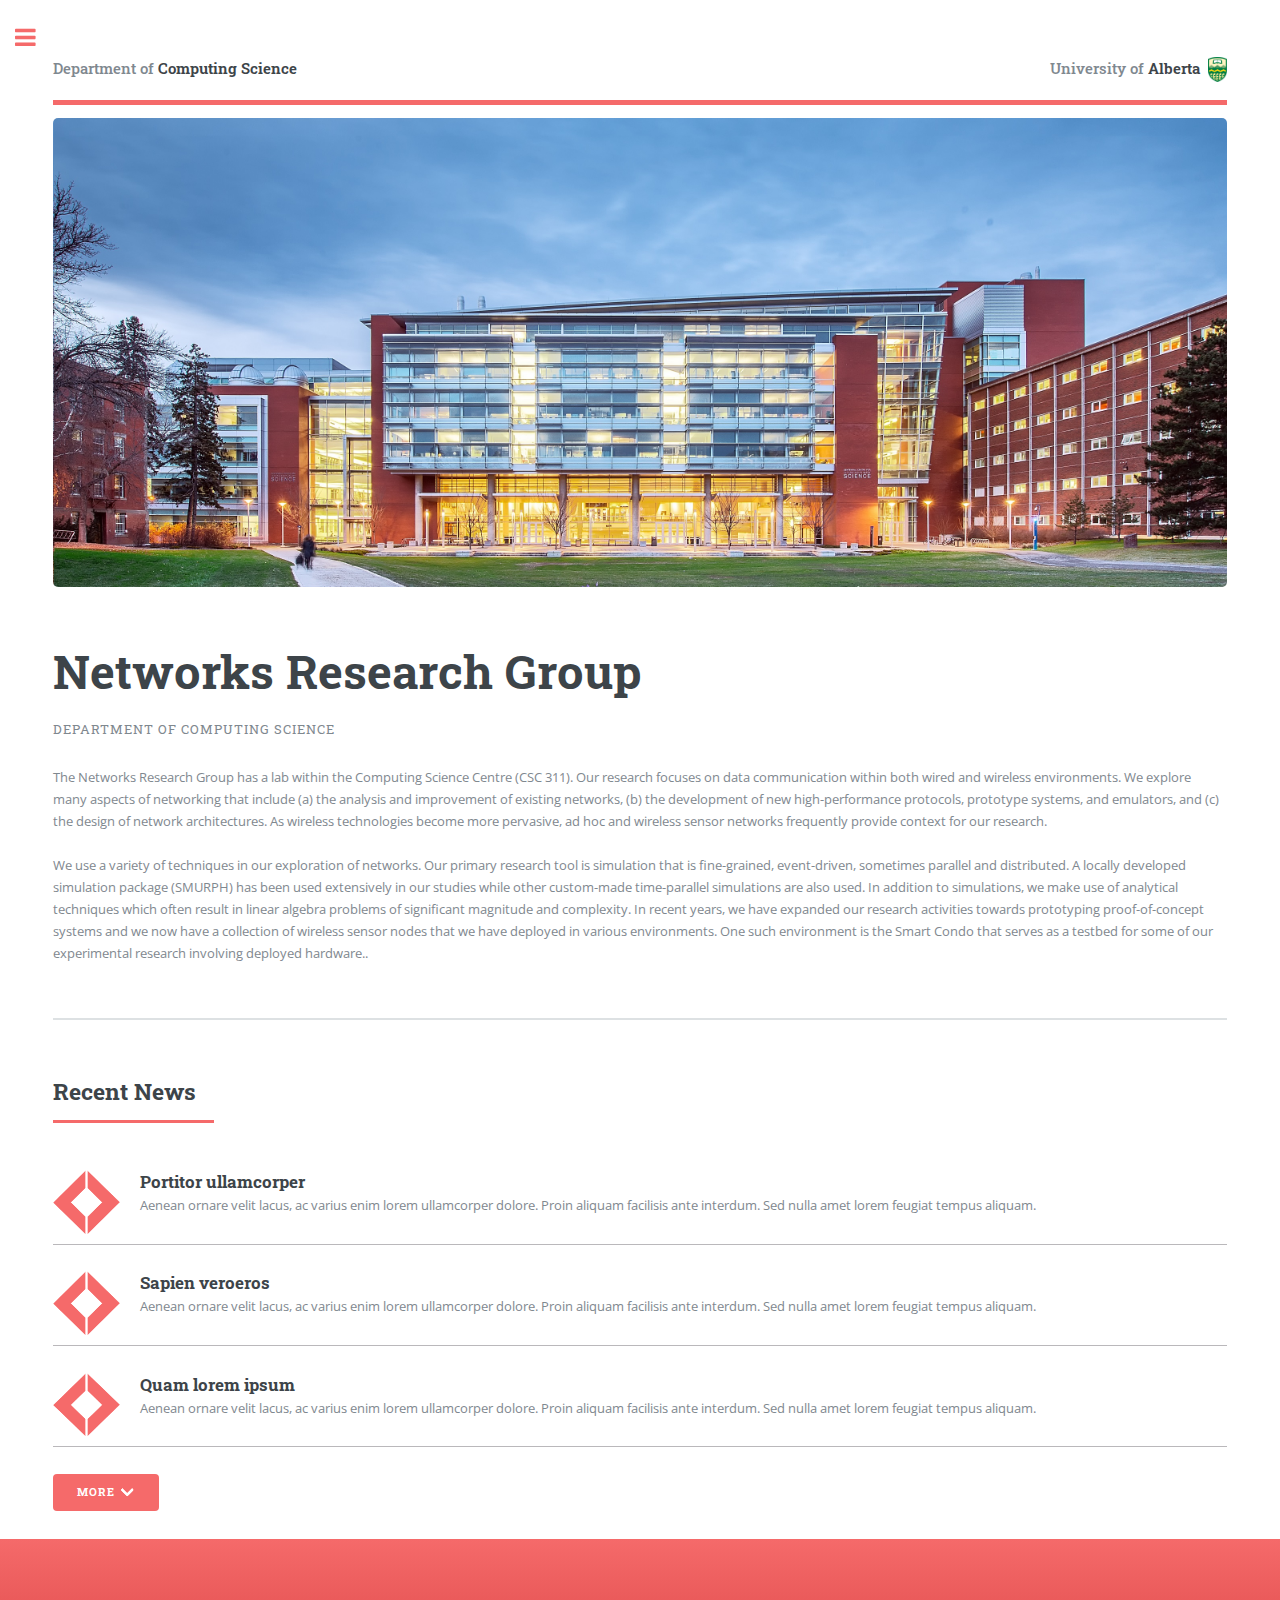
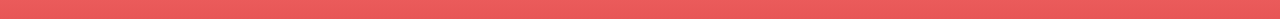
<file: index.html>
<!DOCTYPE HTML>
<!--
	Editorial by HTML5 UP
	html5up.net | @ajlkn
	Free for personal and commercial use under the CCA 3.0 license (html5up.net/license)
-->
<html>

<head>
    <title> Home </title>
    <meta charset="utf-8" />
    <meta name="viewport" content="width=device-width, initial-scale=1, user-scalable=no" />
    <link rel="stylesheet" href="assets/css/bootstrap.min.css" />
    <link rel="stylesheet" href="assets/css/main.css" />
    <link rel="stylesheet" href="assets/css/custom.css" />

    <script src="assets/js/bootstrap_jquery.js"></script>
    <script src="assets/js/bootstrap.js"></script>
</head>

<body class="is-preload">

    <!-- Wrapper -->
    <div id="wrapper">

        <!-- Main -->
        <div id="main">
            <div class="inner">

                <!-- Header -->
                <header class="custom-header">

                    <div><a href="https://www.ualberta.ca/computing-science/" class="logo "> Department of <strong> Computing Science </strong></a></div>
                    <div> <a href="https://www.ualberta.ca/" class="logo "> University of <strong> Alberta </strong>                       
                        <img class="header-logo" src="images/logo.png" /> </a>
                    </div>

                </header>

                <!-- Banner -->

                <span class="image object">
                <img class="banner" src="images/banner.jpg" alt="CSIS" />
				</span>

                <section id="banner">

                    <div class="content">
                        <header>
                            <h1>Networks Research Group</h1>
                            <p> Department of Computing Science </p>
                        </header>
                        <p>
                            The Networks Research Group has a lab within the Computing Science Centre (CSC 311). Our research focuses on data communication within both wired and wireless environments. We explore many aspects of networking that include (a) the analysis and improvement of existing networks, (b) the development of new high-performance protocols, prototype systems, and emulators, and (c) the design of network architectures. As wireless technologies become more pervasive, ad hoc and wireless sensor networks frequently provide context for our research.

                            <br><br> We use a variety of techniques in our exploration of networks. Our primary research tool is simulation that is fine-grained, event-driven, sometimes parallel and distributed. A locally developed simulation package (SMURPH) has been used extensively in our studies while other custom-made time-parallel simulations are also used. In addition to simulations, we make use of analytical techniques which often result in linear algebra problems of significant magnitude and complexity. In recent years, we have expanded our research activities towards prototyping proof-of-concept systems and we now have a collection of wireless sensor nodes that we have deployed in various environments. One such environment is the Smart Condo that serves as a testbed for some of our experimental research involving deployed hardware..</p>


                    </div>

                </section>


                <!-- Section -->
                <section>
                    <header class="major">
                        <h2>Recent News</h2>
                    </header>
                    <div class="news">
                        <article>
                            <span> <img class="news-icon" src="images/bullet_icon.png"> </span>
                            <div class="content">
                                <h3> Portitor ullamcorper </h3>
                                <p>Aenean ornare velit lacus, ac varius enim lorem ullamcorper dolore. Proin aliquam facilisis ante interdum. Sed nulla amet lorem feugiat tempus aliquam.</p>
                            </div>
                        </article>
                        <article>
                            <span> <img class="news-icon" src="images/bullet_icon.png"> </span>
                            <div class="content">
                                <h3>Sapien veroeros</h3>
                                <p>Aenean ornare velit lacus, ac varius enim lorem ullamcorper dolore. Proin aliquam facilisis ante interdum. Sed nulla amet lorem feugiat tempus aliquam.</p>
                            </div>
                        </article>
                        <article>
                            <span> <img class="news-icon" src="images/bullet_icon.png"> </span>
                            <div class="content">
                                <h3>Quam lorem ipsum</h3>
                                <p>Aenean ornare velit lacus, ac varius enim lorem ullamcorper dolore. Proin aliquam facilisis ante interdum. Sed nulla amet lorem feugiat tempus aliquam.</p>
                            </div>
                        </article>



                        <div class="collapse" id="more-news">
                            <article>
                                <span> <img class="news-icon" src="images/bullet_icon.png"> </span>
                                <div class="content">
                                    <h3>Portitor ullamcorper</h3>
                                    <p>Aenean ornare velit lacus, ac varius enim lorem ullamcorper dolore. Proin aliquam facilisis ante interdum. Sed nulla amet lorem feugiat tempus aliquam.</p>
                                </div>
                            </article>
                            <article>
                                <span> <img class="news-icon" src="images/bullet_icon.png"> </span>
                                <div class="content">
                                    <h3>Sapien veroeros</h3>
                                    <p>Aenean ornare velit lacus, ac varius enim lorem ullamcorper dolore. Proin aliquam facilisis ante interdum. Sed nulla amet lorem feugiat tempus aliquam.</p>
                                </div>
                            </article>
                            <article>
                                <span> <img class="news-icon" src="images/bullet_icon.png"> </span>
                                <div class="content">
                                    <h3>Quam lorem ipsum</h3>
                                    <p>Aenean ornare velit lacus, ac varius enim lorem ullamcorper dolore. Proin aliquam facilisis ante interdum. Sed nulla amet lorem feugiat tempus aliquam.</p>
                                </div>
                            </article>

                        </div>

                        <button class="primary custom-btn" type="button" data-toggle="collapse" data-target="#more-news" aria-expanded="false" aria-controls="more-news">
            <span class="collapsed">More <i class="arrow down"></i>  </span>
                             <span class="expanded"> Less <i class="arrow up"></i>  </span>
        </button>
                    </div>
                </section>



            </div>
            <div class="custom-page-ending"> </div>
        </div>

        <!-- Sidebar -->
        <div id="sidebar">
            <div class="inner">

                <!-- Menu -->
                <nav id="menu">
                    <header class="major">
                        <h2>Menu</h2>
                    </header>
                    <ul>
                        <li><a href="index.html">Homepage</a></li>

                        <li>
                            <span class="opener"> Publications </span>
                            <ul>
                                <li><a href="journals.html"> Journals </a></li>
                                <li><a href="conferences.html"> Conferences </a></li>
                            </ul>
                        </li>

                        <li>
                            <span class="opener"> Projects </span>
                            <ul>
                                <li><a href="projects.html"> Project 1 name </a></li>
                                <li><a href="projects.html"> Project 2 name</a></li>
                                <li><a href="projects.html"> Project 3 name</a></li>
                            </ul>
                        </li>
                        <li><a href="courses.html">Courses</a></li>
                        <li><a href="members.html">Members</a></li>
                        <li><a href="prospective_students.html">Prospective Students</a></li>
                        <li><a class="custom-disabled-nav-link" href="#">Events</a></li>
                    </ul>
                </nav>

                <!-- Section -->
                <section>
                    <header class="major">
                        <h2>Get in touch</h2>
                    </header>
                    <p> A brief description Sed varius enim lorem ullamcorper dolore aliquam aenean ornare velit lacus, ac varius enim lorem ullamcorper dolore. Proin sed aliquam facilisis ante interdum. Sed nulla amet lorem feugiat tempus aliquam.</p>
                    <ul class="contact">
                        <li class="fa-envelope-o"><a href="#">information@untitled.tld</a></li>
                        <li class="fa-phone">(000) 000-0000</li>
                    </ul>
                </section>

                <!-- Footer -->
                <footer id="footer">
                    <p class="copyright">&copy; Untitled. All rights reserved. Design: <a href="https://html5up.net">HTML5 UP</a>.</p>
                </footer>

            </div>
        </div>

    </div>

    <!-- Scripts -->
    <script src="assets/js/jquery.min.js"></script>
    <script src="assets/js/browser.min.js"></script>
    <script src="assets/js/breakpoints.min.js"></script>
    <script src="assets/js/util.js"></script>
    <script src="assets/js/main.js"></script>

</body>

</html>
</file>
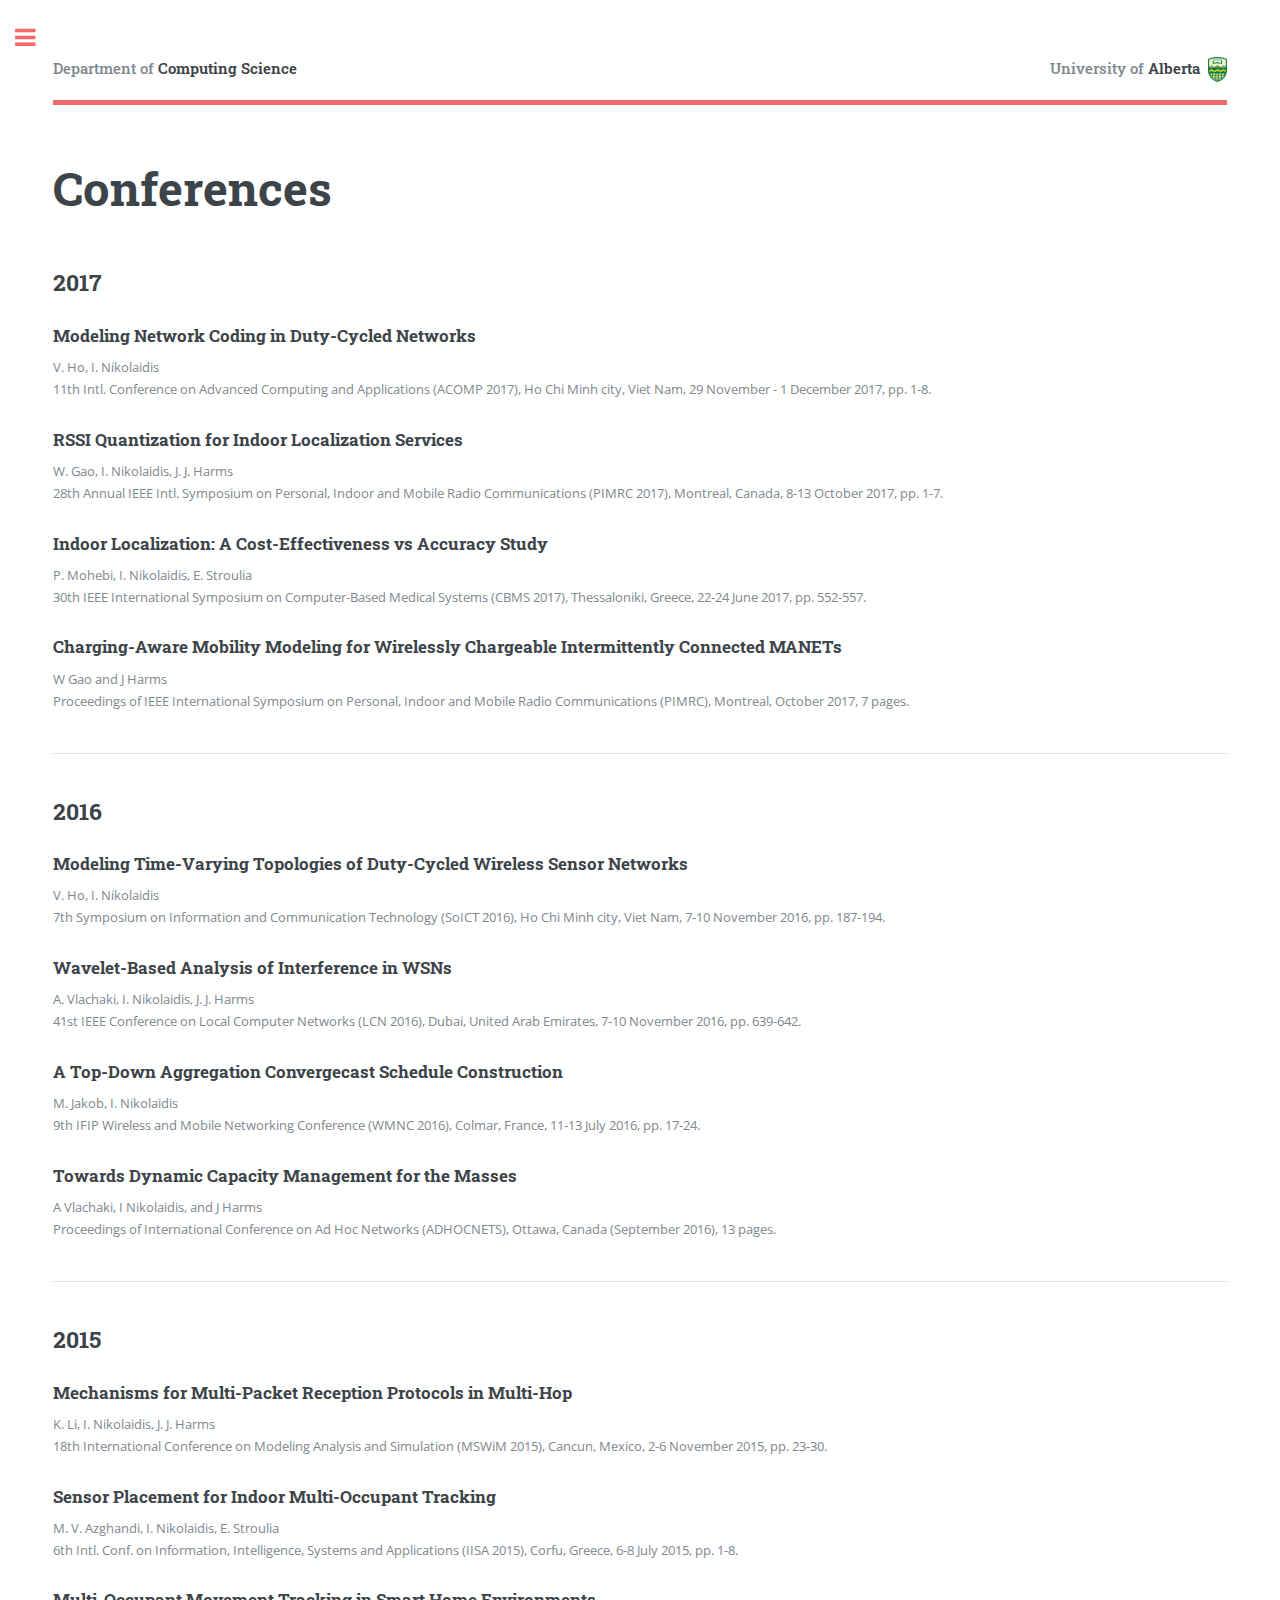
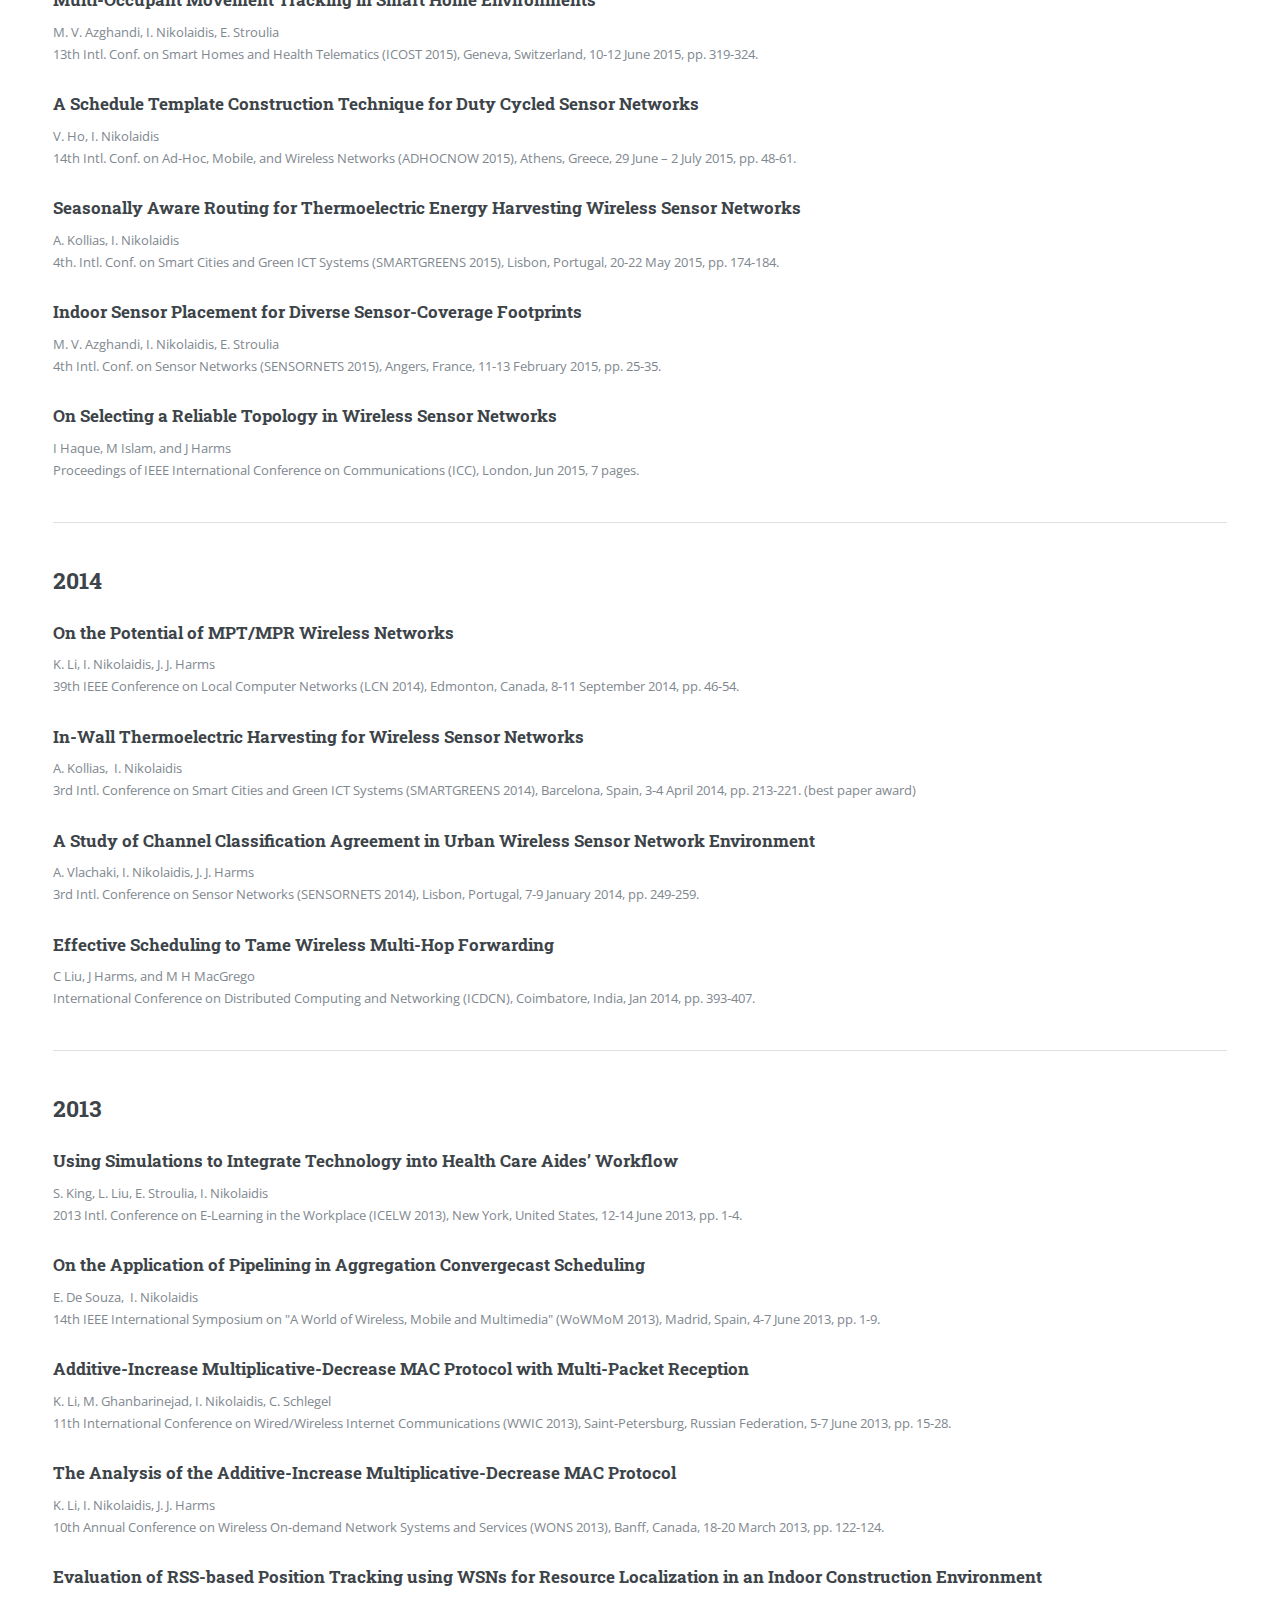
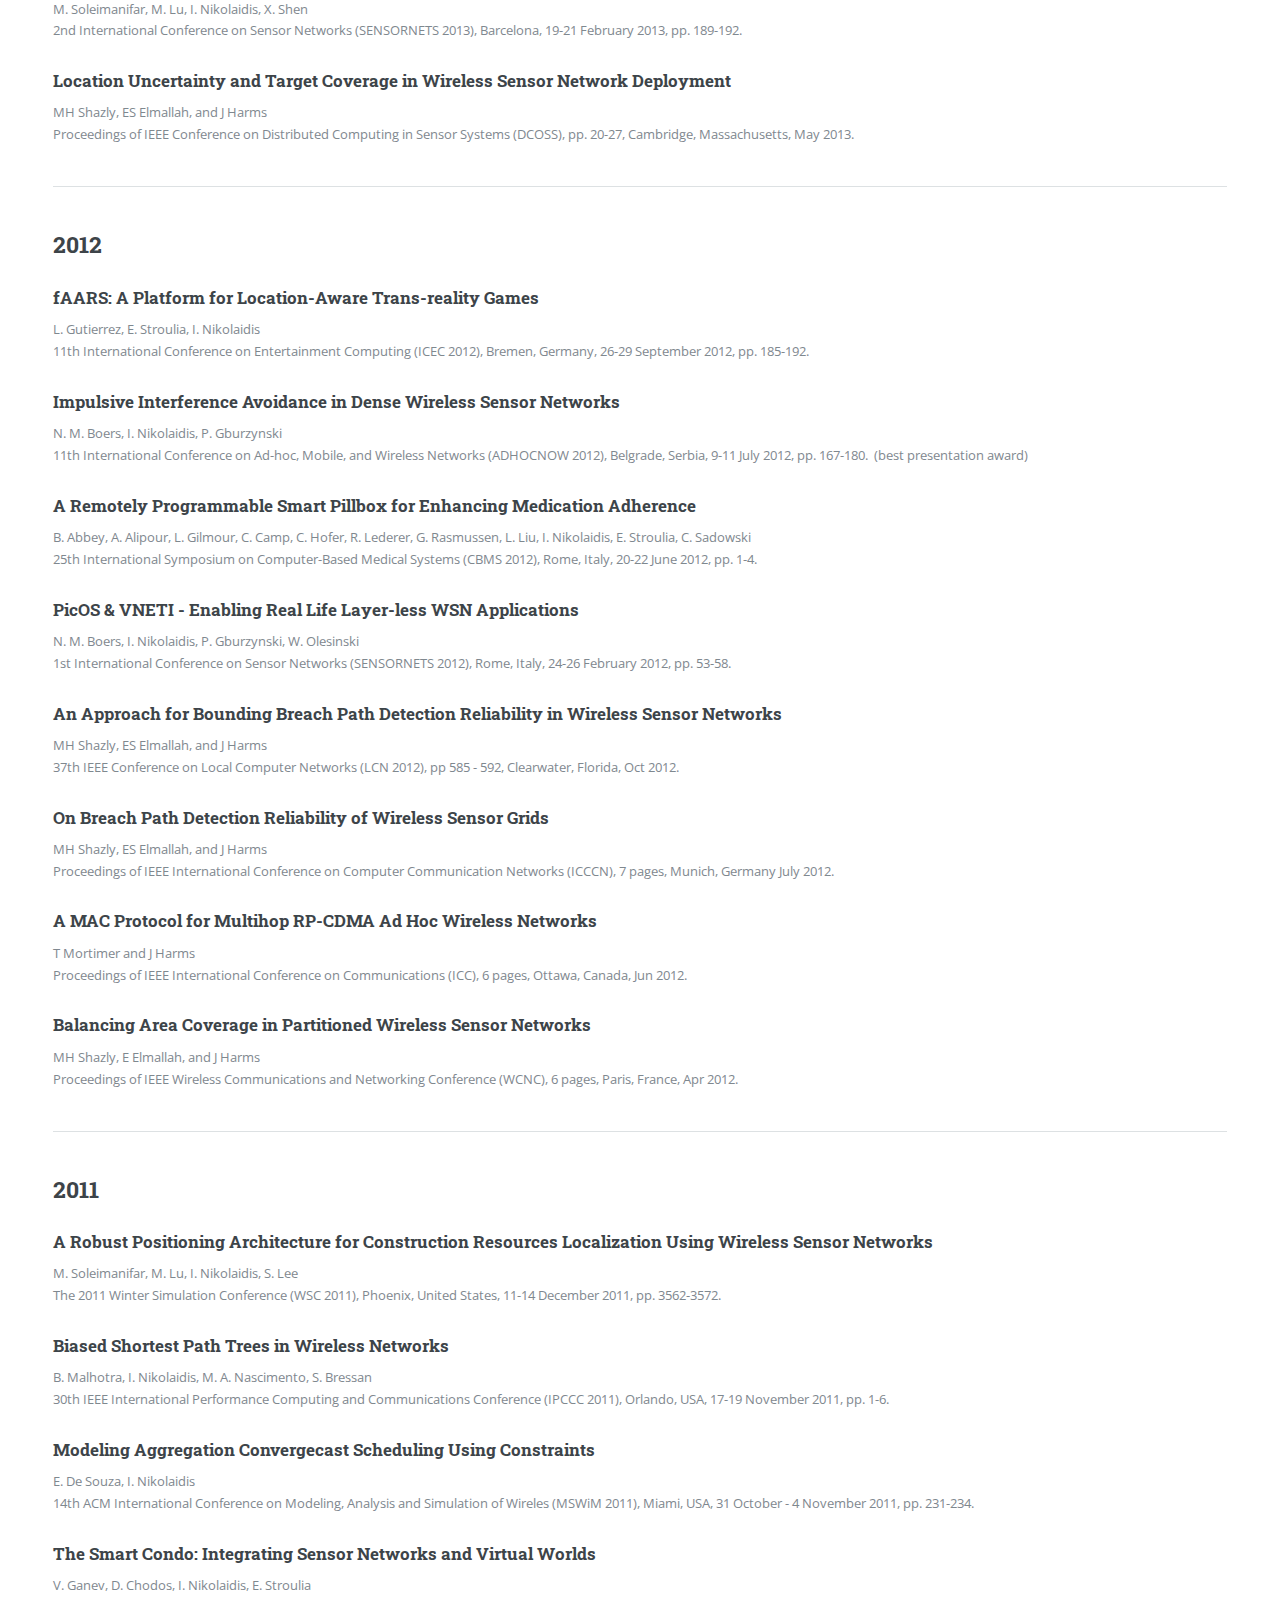
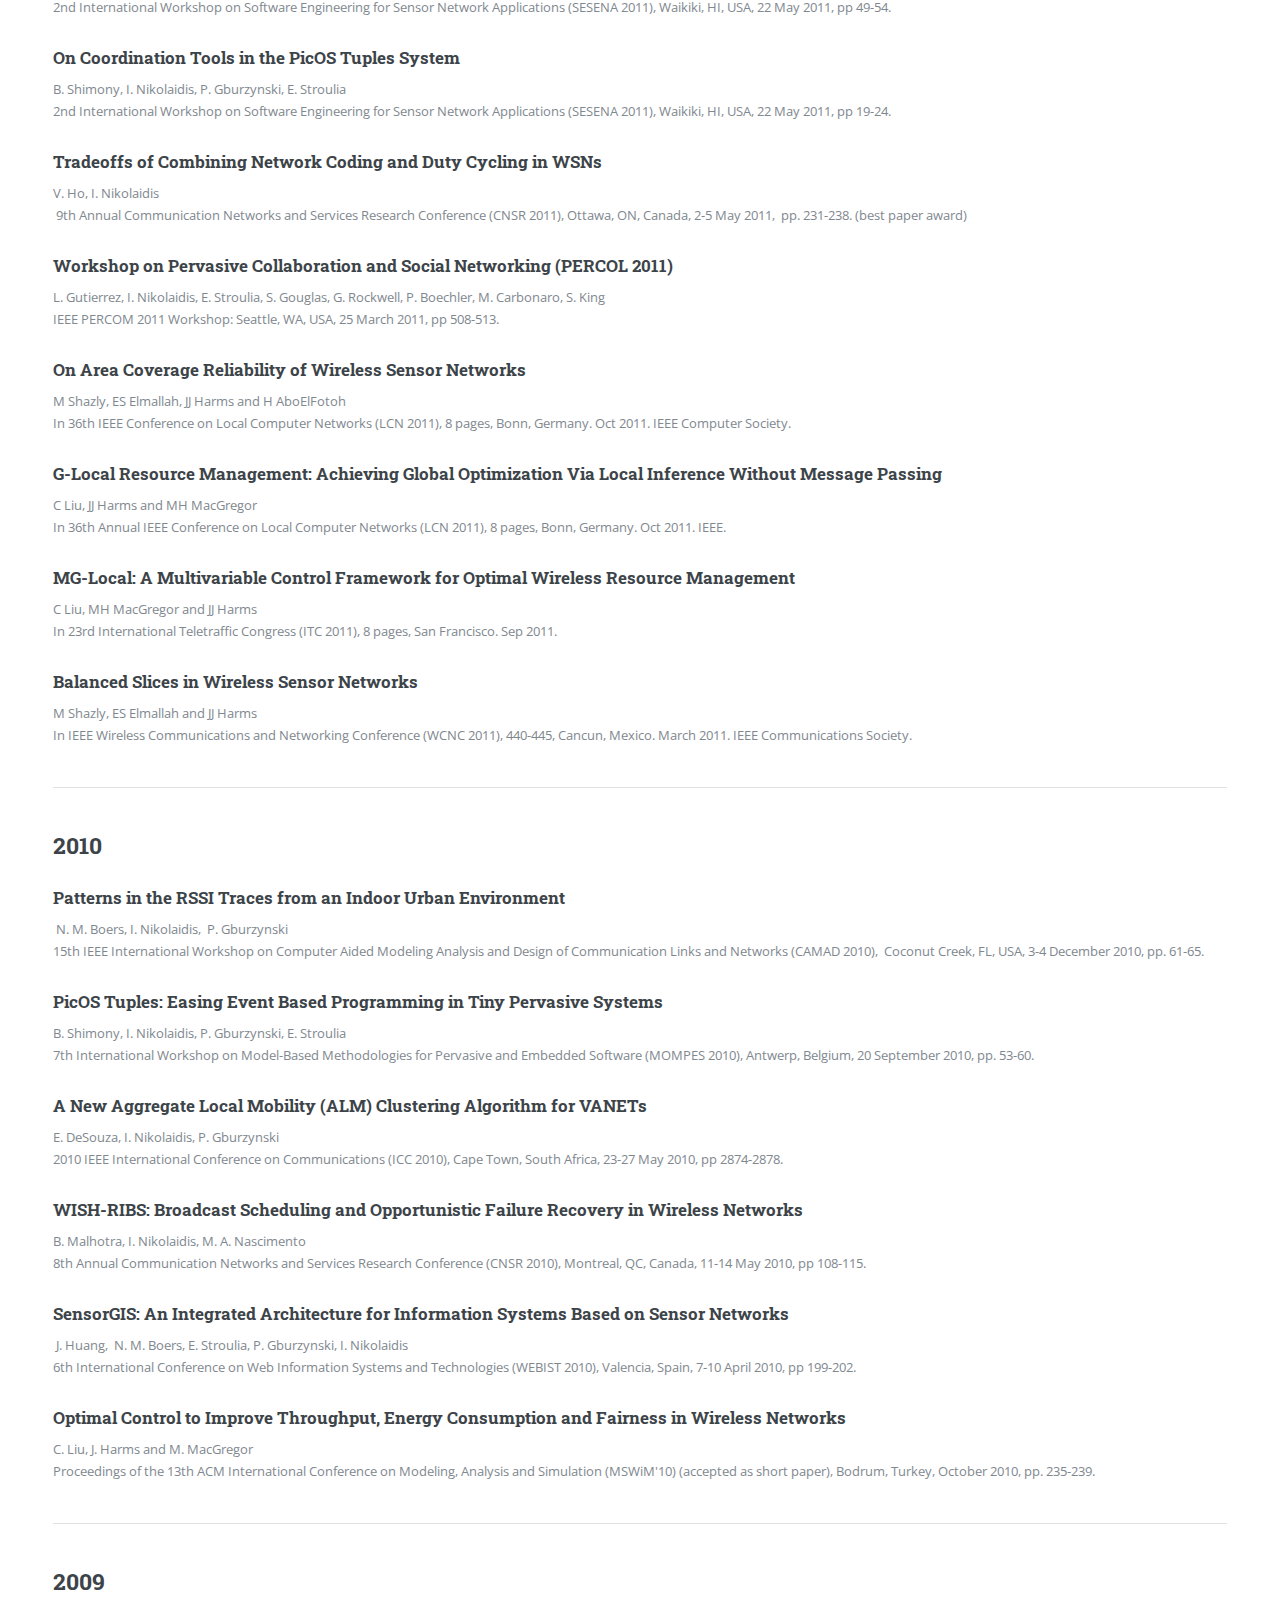
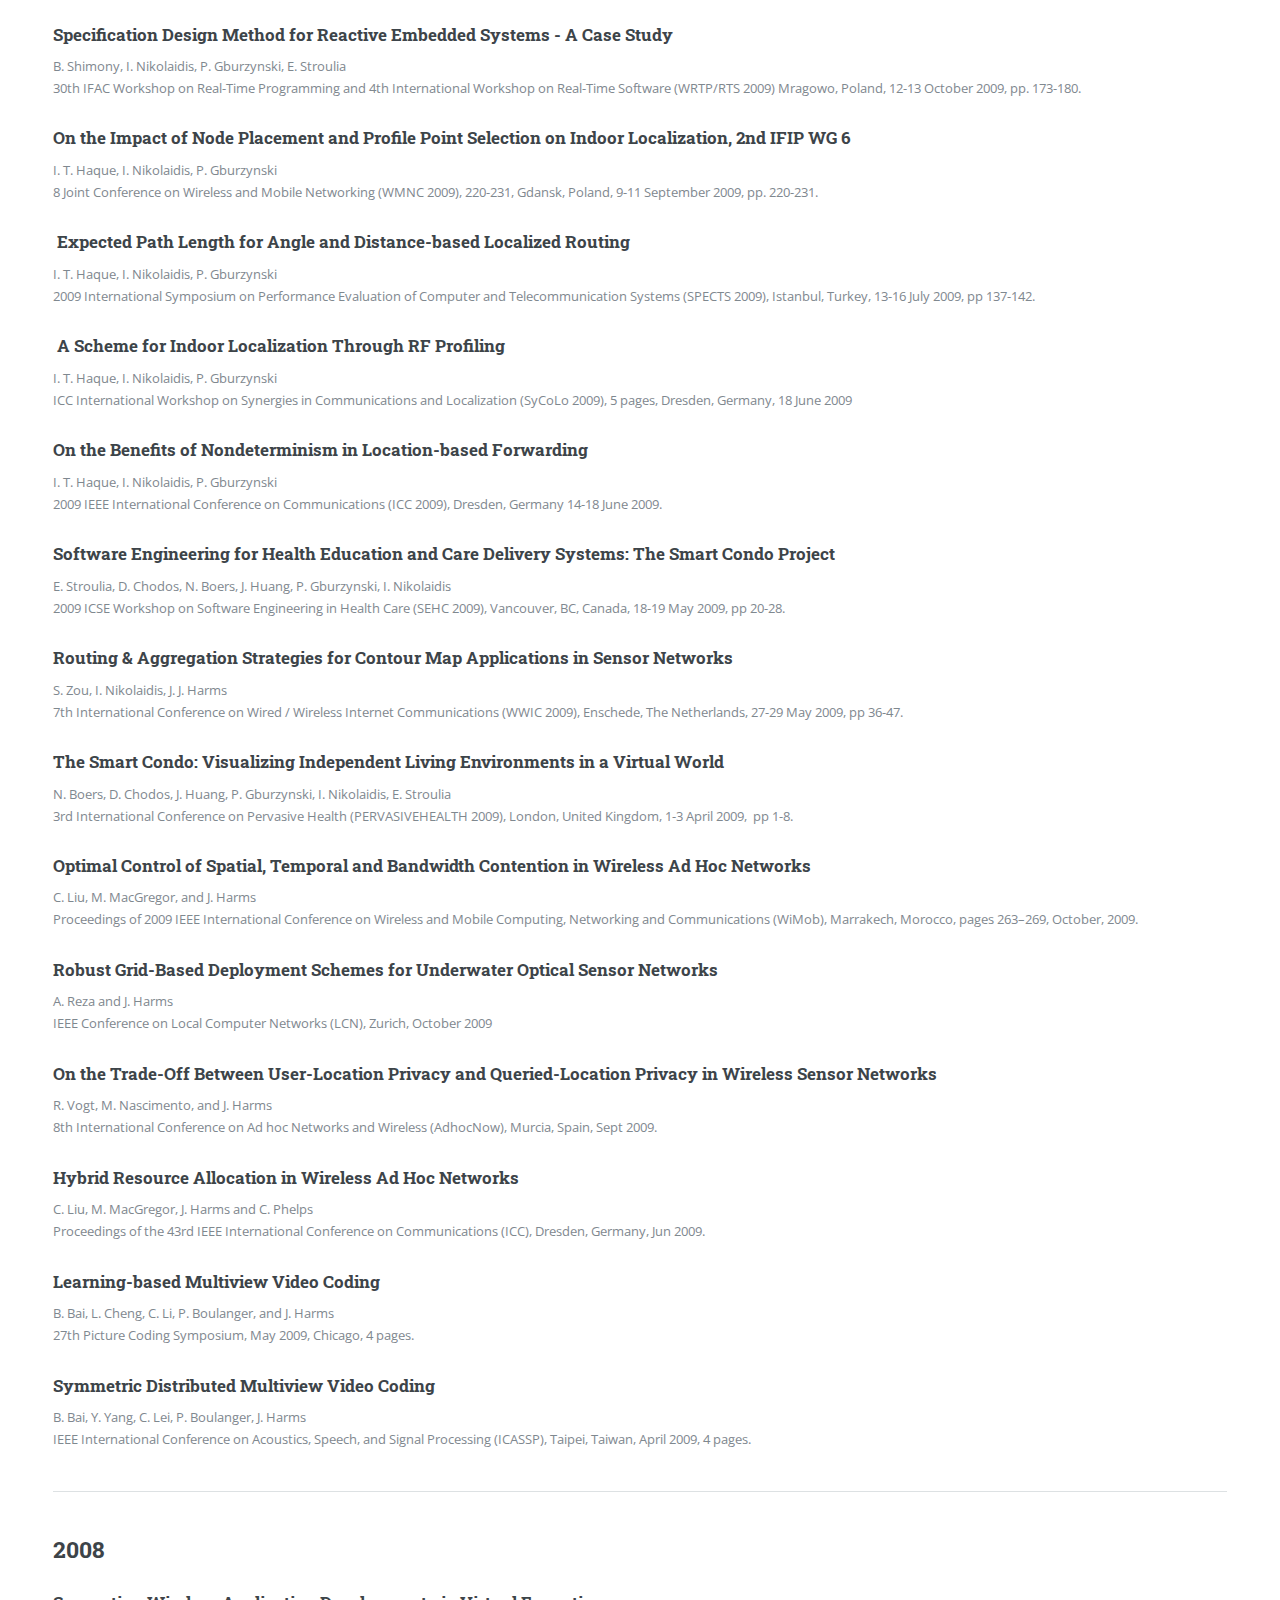
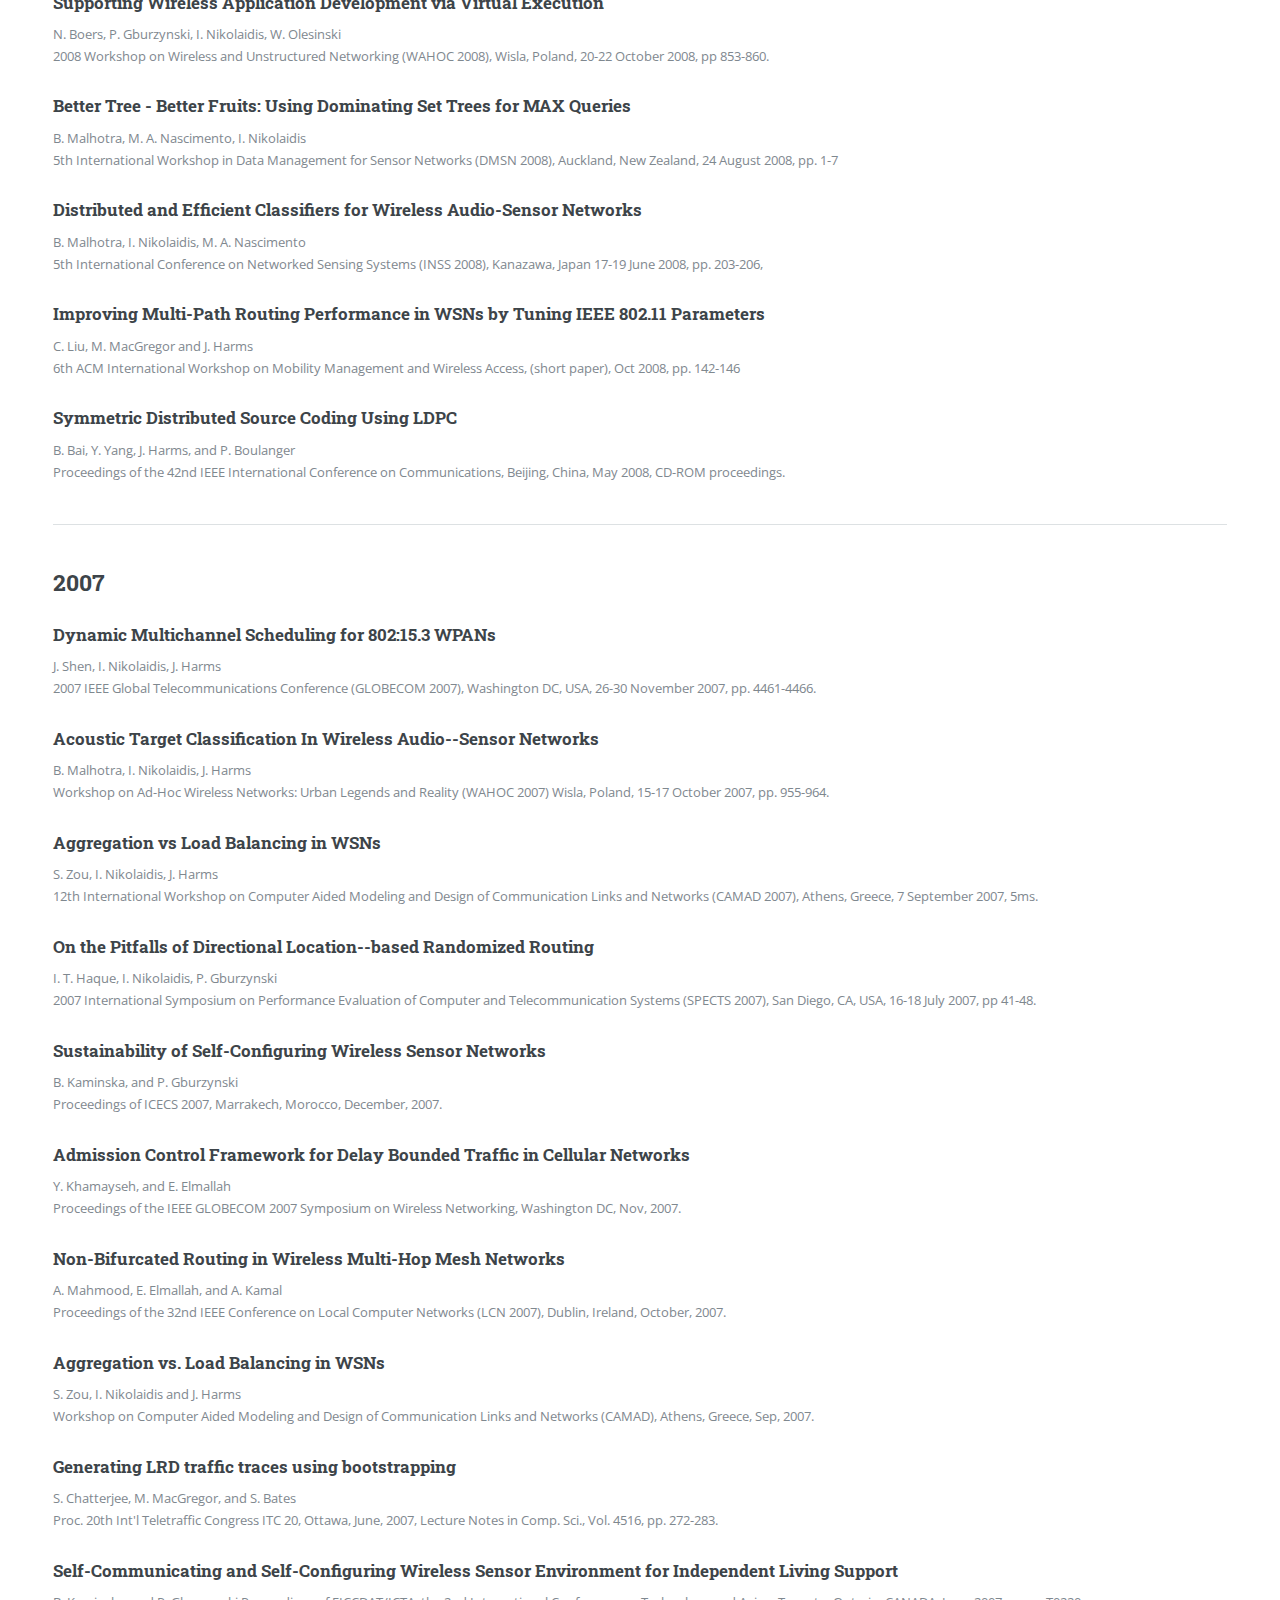
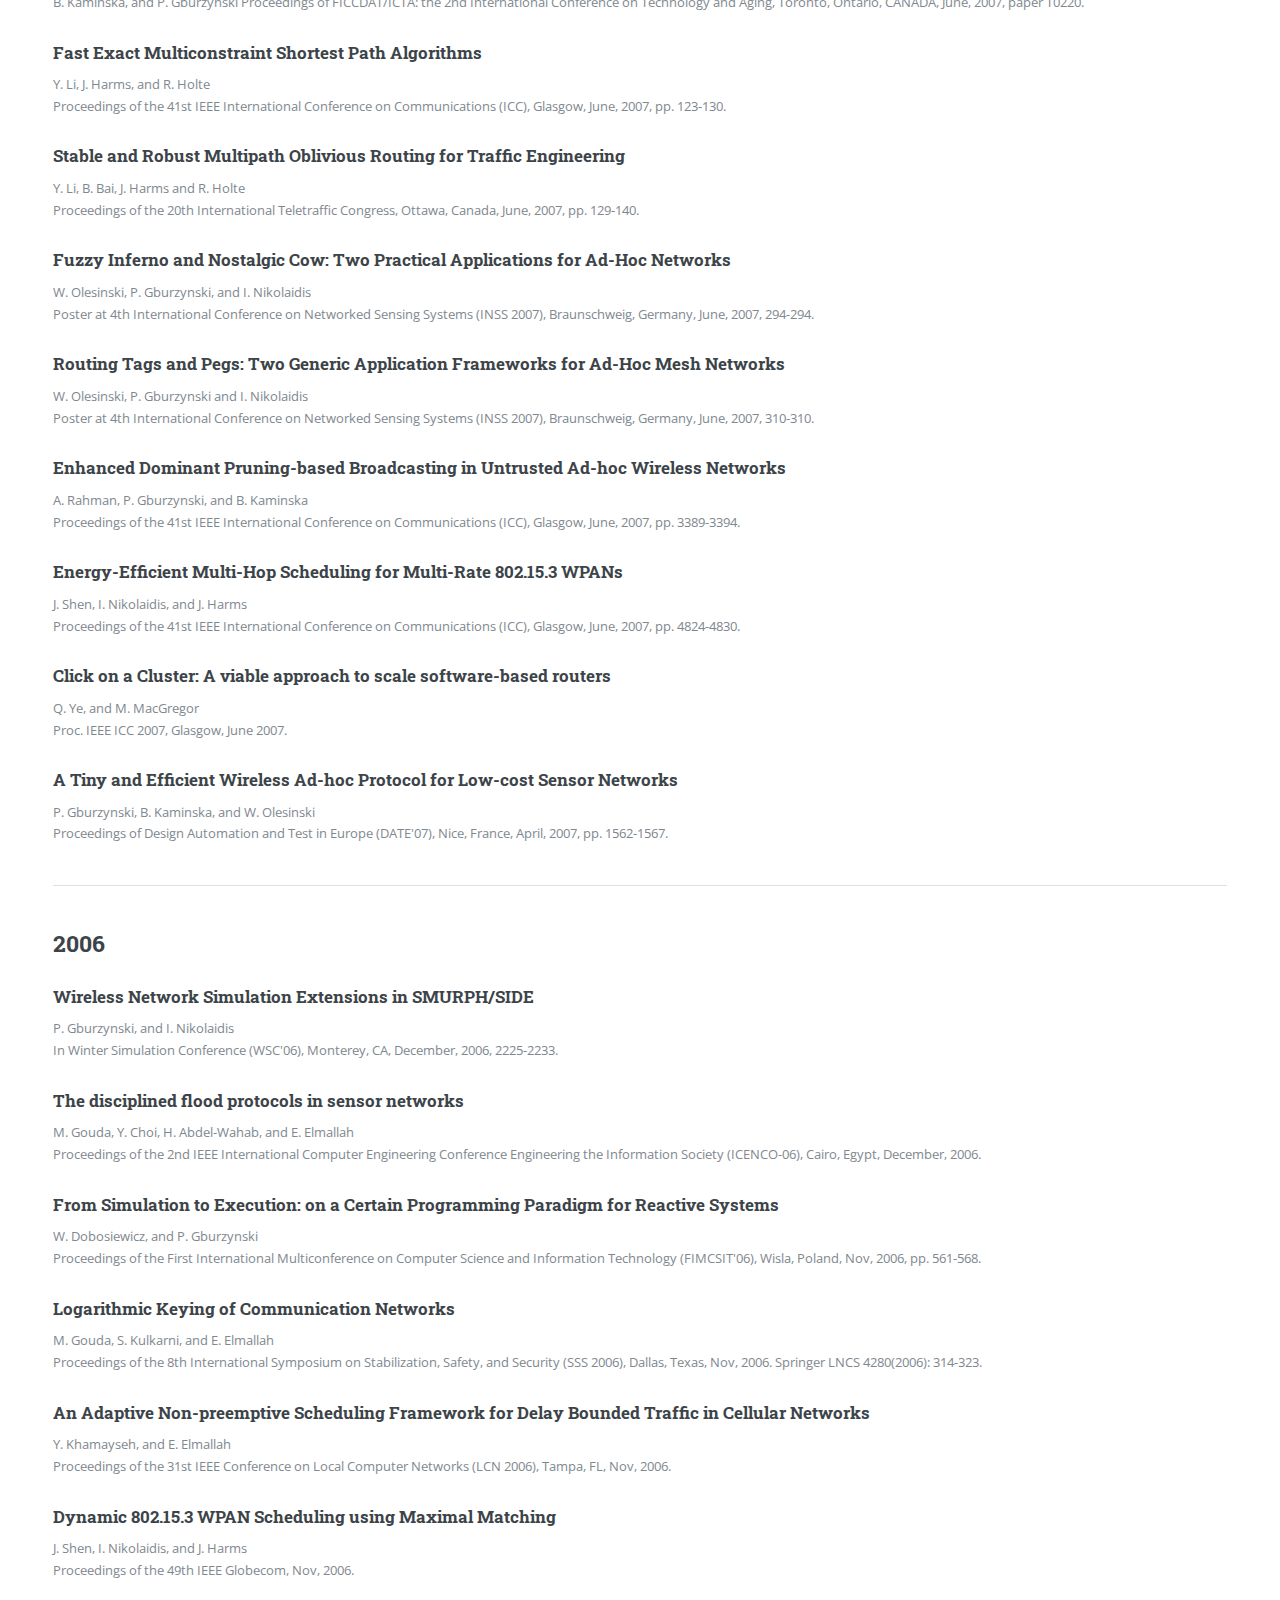
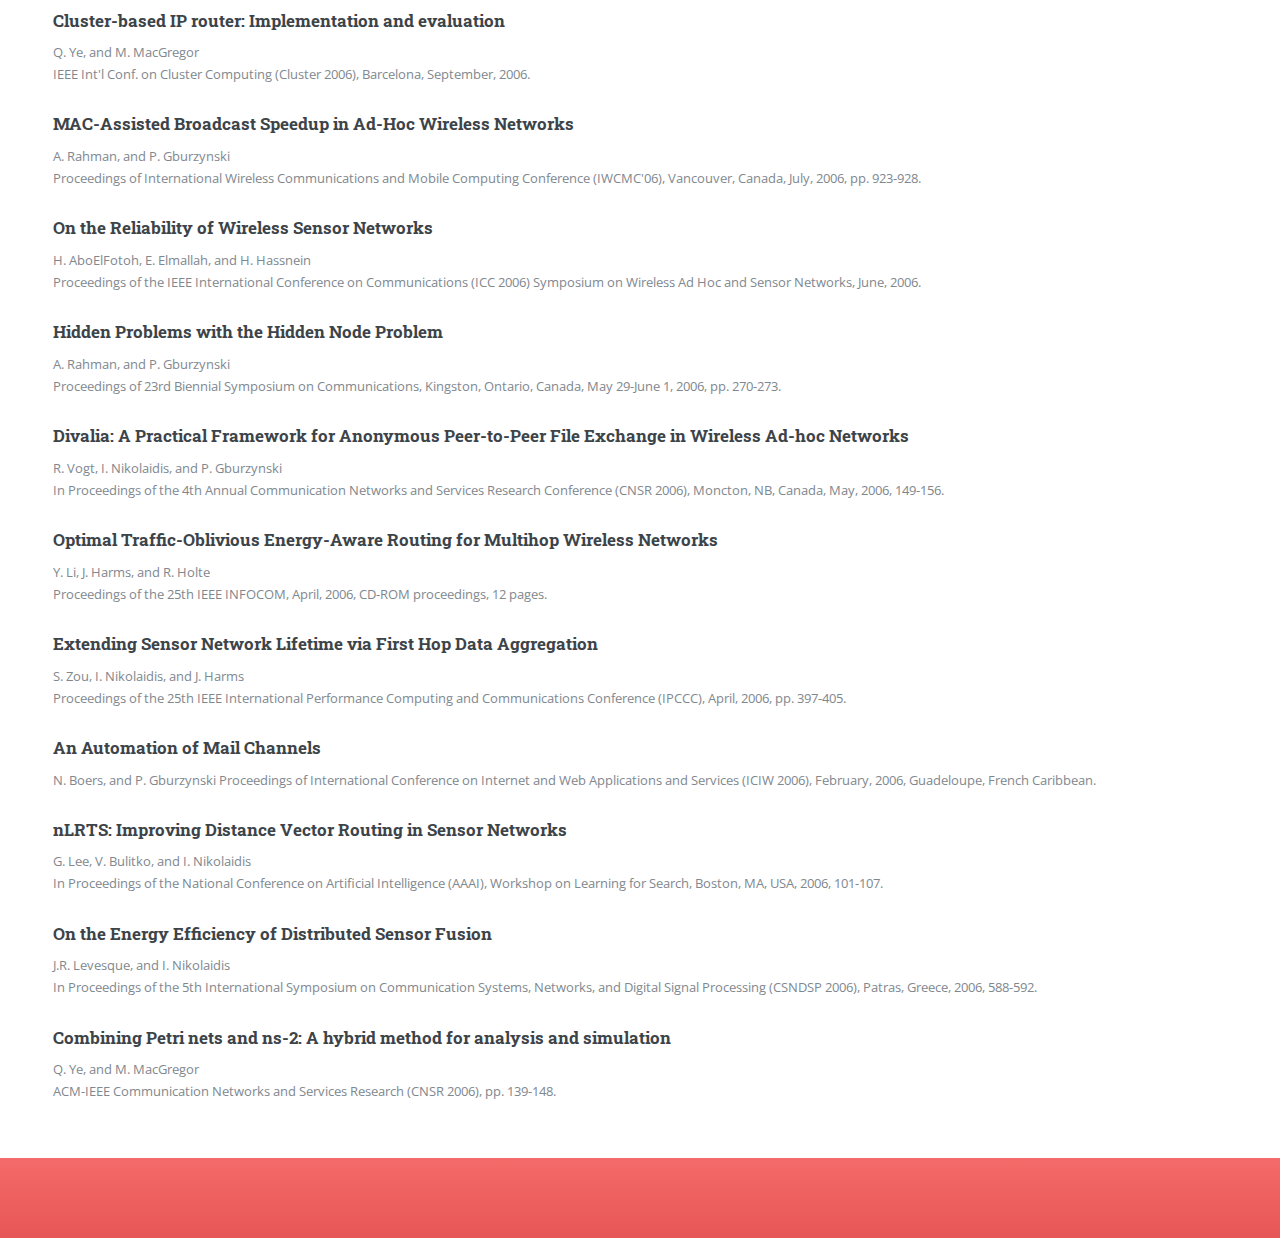
<file: conferences.html>
<!DOCTYPE HTML>
<!--
	Editorial by HTML5 UP
	html5up.net | @ajlkn
	Free for personal and commercial use under the CCA 3.0 license (html5up.net/license)
-->
<html>

<head>
    <title> Conferences </title>
    <meta charset="utf-8" />
    <meta name="viewport" content="width=device-width, initial-scale=1, user-scalable=no" />
    <link rel="stylesheet" href="assets/css/main.css" />
    <link rel="stylesheet" href="assets/css/custom.css" />
</head>

<body class="is-preload">

    <!-- Wrapper -->
    <div id="wrapper">

        <!-- Main -->
        <div id="main">
            <div class="inner">

                <!-- Header -->
                <header class="custom-header">

                    <div><a href="https://www.ualberta.ca/computing-science/" class="logo "> Department of <strong> Computing Science </strong></a></div>
                    <div> <a href="https://www.ualberta.ca/" class="logo "> University of <strong>Alberta </strong>                       
                        <img class="header-logo" src="images/logo.png" /> </a>
                    </div>

                </header>

                <!-- Content -->
                <section class="custom-pub-container">
                    <header class="main">
                        <h1>Conferences</h1>
                    </header>

                    <h2> 2017 </h2>

                    <div>
                        <h3> Modeling Network Coding in Duty-Cycled Networks </h3>
                        <p> V. Ho, I. Nikolaidis <br /> 11th Intl. Conference on Advanced Computing and Applications (ACOMP 2017), Ho Chi Minh city, Viet Nam, 29 November - 1 December 2017, pp. 1-8. </p>
                    </div>

                    <div>
                        <h3> RSSI Quantization for Indoor Localization Services </h3>
                        <p> W. Gao, I. Nikolaidis, J. J. Harms <br /> 28th Annual IEEE Intl. Symposium on Personal, Indoor and Mobile Radio Communications (PIMRC 2017), Montreal, Canada, 8-13 October 2017, pp. 1-7. </p>
                    </div>

                    <div>
                        <h3> Indoor Localization: A Cost-Effectiveness vs Accuracy Study </h3>
                        <p> P. Mohebi, I. Nikolaidis, E. Stroulia <br /> 30th IEEE International Symposium on Computer-Based Medical Systems (CBMS 2017), Thessaloniki, Greece, 22-24 June 2017, pp. 552-557. </p>
                    </div>

                    <div>
                        <h3>Charging-Aware Mobility Modeling for Wirelessly Chargeable Intermittently Connected MANETs</h3>
                        <p>W Gao and J Harms <br /> Proceedings of IEEE International Symposium on Personal, Indoor and Mobile Radio Communications (PIMRC), Montreal, October 2017, 7 pages.</p>
                    </div>

                    <hr class="major" />
                    <h2> 2016 </h2>

                    <div>
                        <h3> Modeling Time-Varying Topologies of Duty-Cycled Wireless Sensor Networks </h3>
                        <p> V. Ho, I. Nikolaidis <br /> 7th Symposium on Information and Communication Technology (SoICT 2016), Ho Chi Minh city, Viet Nam, 7-10 November 2016, pp. 187-194. </p>
                    </div>

                    <div>
                        <h3> Wavelet-Based Analysis of Interference in WSNs </h3>
                        <p> A. Vlachaki, I. Nikolaidis, J. J. Harms <br /> 41st IEEE Conference on Local Computer Networks (LCN 2016), Dubai, United Arab Emirates, 7-10 November 2016, pp. 639-642. </p>
                    </div>

                    <div>
                        <h3> A Top-Down Aggregation Convergecast Schedule Construction </h3>
                        <p> M. Jakob, I. Nikolaidis <br /> 9th IFIP Wireless and Mobile Networking Conference (WMNC 2016), Colmar, France, 11-13 July 2016, pp. 17-24. </p>
                    </div>

                    <div>
                        <h3>Towards Dynamic Capacity Management for the Masses </h3>
                        <p> A Vlachaki, I Nikolaidis, and J Harms <br /> Proceedings of International Conference on Ad Hoc Networks (ADHOCNETS), Ottawa, Canada (September 2016), 13 pages.</p>
                    </div>

                    <hr class="major" />
                    <h2> 2015 </h2>

                    <div>
                        <h3> Mechanisms for Multi-Packet Reception Protocols in Multi-Hop </h3>
                        <p> K. Li, I. Nikolaidis, J. J. Harms <br /> 18th International Conference on Modeling Analysis and Simulation (MSWiM 2015), Cancun, Mexico, 2-6 November 2015, pp. 23-30. </p>
                    </div>

                    <div>
                        <h3> Sensor Placement for Indoor Multi-Occupant Tracking </h3>
                        <p> M. V. Azghandi, I. Nikolaidis, E. Stroulia <br /> 6th Intl. Conf. on Information, Intelligence, Systems and Applications (IISA 2015), Corfu, Greece, 6-8 July 2015, pp. 1-8. </p>
                    </div>

                    <div>
                        <h3> Multi-Occupant Movement Tracking in Smart Home Environments </h3>
                        <p> M. V. Azghandi, I. Nikolaidis, E. Stroulia <br /> 13th Intl. Conf. on Smart Homes and Health Telematics (ICOST 2015), Geneva, Switzerland, 10-12 June 2015, pp. 319-324. </p>
                    </div>

                    <div>
                        <h3> A Schedule Template Construction Technique for Duty Cycled Sensor Networks </h3>
                        <p> V. Ho, I. Nikolaidis <br /> 14th Intl. Conf. on Ad-Hoc, Mobile, and Wireless Networks (ADHOCNOW 2015), Athens, Greece, 29 June – 2 July 2015, pp. 48-61. </p>
                    </div>

                    <div>
                        <h3> Seasonally Aware Routing for Thermoelectric Energy Harvesting Wireless Sensor Networks </h3>
                        <p> A. Kollias, I. Nikolaidis <br /> 4th. Intl. Conf. on Smart Cities and Green ICT Systems (SMARTGREENS 2015), Lisbon, Portugal, 20-22 May 2015, pp. 174-184. </p>
                    </div>

                    <div>
                        <h3> Indoor Sensor Placement for Diverse Sensor-Coverage Footprints </h3>
                        <p> M. V. Azghandi, I. Nikolaidis, E. Stroulia <br /> 4th Intl. Conf. on Sensor Networks (SENSORNETS 2015), Angers, France, 11-13 February 2015, pp. 25-35. </p>
                    </div>


                    <div>
                        <h3>
                            On Selecting a Reliable Topology in Wireless Sensor Networks </h3>
                        <p>I Haque, M Islam, and J Harms <br />Proceedings of IEEE International Conference on Communications (ICC), London, Jun 2015, 7 pages. </p>
                    </div>

                    <hr class="major" />
                    <h2> 2014 </h2>

                    <div>
                        <h3> On the Potential of MPT/MPR Wireless Networks </h3>
                        <p> K. Li, I. Nikolaidis, J. J. Harms <br /> 39th IEEE Conference on Local Computer Networks (LCN 2014), Edmonton, Canada, 8-11 September 2014, pp. 46-54. </p>
                    </div>

                    <div>
                        <h3> In-Wall Thermoelectric Harvesting for Wireless Sensor Networks </h3>
                        <p> A. Kollias,  I. Nikolaidis <br /> 3rd Intl. Conference on Smart Cities and Green ICT Systems (SMARTGREENS 2014), Barcelona, Spain, 3-4 April 2014, pp. 213-221. (best paper award) </p>
                    </div>

                    <div>
                        <h3> A Study of Channel Classification Agreement in Urban Wireless Sensor Network Environment </h3>
                        <p> A. Vlachaki, I. Nikolaidis, J. J. Harms <br /> 3rd Intl. Conference on Sensor Networks (SENSORNETS 2014), Lisbon, Portugal, 7-9 January 2014, pp. 249-259. </p>
                    </div>



                    <div>
                        <h3>Effective Scheduling to Tame Wireless Multi-Hop Forwarding </h3>
                        <p>C Liu, J Harms, and M H MacGrego <br /> International Conference on Distributed Computing and Networking (ICDCN), Coimbatore, India, Jan 2014, pp. 393-407.</p>
                    </div>

                    <hr class="major" />
                    <h2> 2013 </h2>

                    <div>
                        <h3> Using Simulations to Integrate Technology into Health Care Aides’ Workflow </h3>
                        <p> S. King, L. Liu, E. Stroulia, I. Nikolaidis <br /> 2013 Intl. Conference on E-Learning in the Workplace (ICELW 2013), New York, United States, 12-14 June 2013, pp. 1-4. </p>
                    </div>

                    <div>
                        <h3> On the Application of Pipelining in Aggregation Convergecast Scheduling </h3>
                        <p> E. De Souza,  I. Nikolaidis <br /> 14th IEEE International Symposium on "A World of Wireless, Mobile and Multimedia" (WoWMoM 2013), Madrid, Spain, 4-7 June 2013, pp. 1-9. </p>
                    </div>

                    <div>
                        <h3> Additive-Increase Multiplicative-Decrease MAC Protocol with Multi-Packet Reception </h3>
                        <p> K. Li, M. Ghanbarinejad, I. Nikolaidis, C. Schlegel <br /> 11th International Conference on Wired/Wireless Internet Communications (WWIC 2013), Saint-Petersburg, Russian Federation, 5-7 June 2013, pp. 15-28. </p>
                    </div>

                    <div>
                        <h3> The Analysis of the Additive-Increase Multiplicative-Decrease MAC Protocol </h3>
                        <p> K. Li, I. Nikolaidis, J. J. Harms <br /> 10th Annual Conference on Wireless On-demand Network Systems and Services (WONS 2013), Banff, Canada, 18-20 March 2013, pp. 122-124. </p>
                    </div>

                    <div>
                        <h3> Evaluation of RSS-based Position Tracking using WSNs for Resource Localization in an Indoor Construction Environment </h3>
                        <p> M. Soleimanifar, M. Lu, I. Nikolaidis, X. Shen <br /> 2nd International Conference on Sensor Networks (SENSORNETS 2013), Barcelona, 19-21 February 2013, pp. 189-192. </p>
                    </div>

                    <div>
                        <h3> Location Uncertainty and Target Coverage in Wireless Sensor Network Deployment </h3>
                        <p> MH Shazly, ES Elmallah, and J Harms <br />Proceedings of IEEE Conference on Distributed Computing in Sensor Systems (DCOSS), pp. 20-27, Cambridge, Massachusetts, May 2013. </p>
                    </div>



                    <hr class="major" />
                    <h2> 2012 </h2>

                    <div>
                        <h3> fAARS: A Platform for Location-Aware Trans-reality Games </h3>
                        <p> L. Gutierrez, E. Stroulia, I. Nikolaidis <br /> 11th International Conference on Entertainment Computing (ICEC 2012), Bremen, Germany, 26-29 September 2012, pp. 185-192. </p>
                    </div>

                    <div>
                        <h3> Impulsive Interference Avoidance in Dense Wireless Sensor Networks </h3>
                        <p> N. M. Boers, I. Nikolaidis, P. Gburzynski <br /> 11th International Conference on Ad-hoc, Mobile, and Wireless Networks (ADHOCNOW 2012), Belgrade, Serbia, 9-11 July 2012, pp. 167-180.  (best presentation award) </p>
                    </div>

                    <div>
                        <h3> A Remotely Programmable Smart Pillbox for Enhancing Medication Adherence </h3>
                        <p> B. Abbey, A. Alipour, L. Gilmour, C. Camp, C. Hofer, R. Lederer, G. Rasmussen, L. Liu, I. Nikolaidis, E. Stroulia, C. Sadowski <br /> 25th International Symposium on Computer-Based Medical Systems (CBMS 2012), Rome, Italy, 20-22 June 2012, pp. 1-4. </p>
                    </div>

                    <div>
                        <h3> PicOS & VNETI - Enabling Real Life Layer-less WSN Applications </h3>
                        <p> N. M. Boers, I. Nikolaidis, P. Gburzynski, W. Olesinski <br /> 1st International Conference on Sensor Networks (SENSORNETS 2012), Rome, Italy, 24-26 February 2012, pp. 53-58. </p>
                    </div>

                    <div>
                        <h3>An Approach for Bounding Breach Path Detection Reliability in Wireless Sensor Networks </h3>
                        <p> MH Shazly, ES Elmallah, and J Harms <br /> 37th IEEE Conference on Local Computer Networks (LCN 2012), pp 585 - 592, Clearwater, Florida, Oct 2012. </p>
                    </div>

                    <div>
                        <h3> On Breach Path Detection Reliability of Wireless Sensor Grids </h3>
                        <p> MH Shazly, ES Elmallah, and J Harms <br /> Proceedings of IEEE International Conference on Computer Communication Networks (ICCCN), 7 pages, Munich, Germany July 2012. </p>
                    </div>

                    <div>
                        <h3> A MAC Protocol for Multihop RP-CDMA Ad Hoc Wireless Networks </h3>
                        <p> T Mortimer and J Harms <br /> Proceedings of IEEE International Conference on Communications (ICC), 6 pages, Ottawa, Canada, Jun 2012. </p>
                    </div>

                    <div>
                        <h3> Balancing Area Coverage in Partitioned Wireless Sensor Networks </h3>
                        <p> MH Shazly, E Elmallah, and J Harms <br /> Proceedings of IEEE Wireless Communications and Networking Conference (WCNC), 6 pages, Paris, France, Apr 2012. </p>
                    </div>

                    <hr class="major" />
                    <h2> 2011 </h2>

                    <div>
                        <h3> A Robust Positioning Architecture for Construction Resources Localization Using Wireless Sensor Networks </h3>
                        <p> M. Soleimanifar, M. Lu, I. Nikolaidis, S. Lee <br /> The 2011 Winter Simulation Conference (WSC 2011), Phoenix, United States, 11-14 December 2011, pp. 3562-3572. </p>
                    </div>

                    <div>
                        <h3> Biased Shortest Path Trees in Wireless Networks </h3>
                        <p> B. Malhotra, I. Nikolaidis, M. A. Nascimento, S. Bressan <br /> 30th IEEE International Performance Computing and Communications Conference (IPCCC 2011), Orlando, USA, 17-19 November 2011, pp. 1-6. </p>
                    </div>

                    <div>
                        <h3> Modeling Aggregation Convergecast Scheduling Using Constraints </h3>
                        <p> E. De Souza, I. Nikolaidis <br /> 14th ACM International Conference on Modeling, Analysis and Simulation of Wireles (MSWiM 2011), Miami, USA, 31 October - 4 November 2011, pp. 231-234. </p>
                    </div>

                    <div>
                        <h3> The Smart Condo: Integrating Sensor Networks and Virtual Worlds </h3>
                        <p> V. Ganev, D. Chodos, I. Nikolaidis, E. Stroulia <br /> 2nd International Workshop on Software Engineering for Sensor Network Applications (SESENA 2011), Waikiki, HI, USA, 22 May 2011, pp 49-54. </p>
                    </div>

                    <div>
                        <h3> On Coordination Tools in the PicOS Tuples System </h3>
                        <p> B. Shimony, I. Nikolaidis, P. Gburzynski, E. Stroulia <br /> 2nd International Workshop on Software Engineering for Sensor Network Applications (SESENA 2011), Waikiki, HI, USA, 22 May 2011, pp 19-24. </p>
                    </div>

                    <div>
                        <h3> Tradeoffs of Combining Network Coding and Duty Cycling in WSNs </h3>
                        <p> V. Ho, I. Nikolaidis <br />  9th Annual Communication Networks and Services Research Conference (CNSR 2011), Ottawa, ON, Canada, 2-5 May 2011,  pp. 231-238. (best paper award) </p>
                    </div>

                    <div>
                        <h3> Workshop on Pervasive Collaboration and Social Networking (PERCOL 2011) </h3>
                        <p> L. Gutierrez, I. Nikolaidis, E. Stroulia, S. Gouglas, G. Rockwell, P. Boechler, M. Carbonaro, S. King <br /> IEEE PERCOM 2011 Workshop: Seattle, WA, USA, 25 March 2011, pp 508-513. </p>
                    </div>

                    <div>
                        <h3> On Area Coverage Reliability of Wireless Sensor Networks </h3>
                        <p> M Shazly, ES Elmallah, JJ Harms and H AboElFotoh <br /> In 36th IEEE Conference on Local Computer Networks (LCN 2011), 8 pages, Bonn, Germany. Oct 2011. IEEE Computer Society. </p>
                    </div>

                    <div>
                        <h3> G-Local Resource Management: Achieving Global Optimization Via Local Inference Without Message Passing </h3>
                        <p> C Liu, JJ Harms and MH MacGregor <br /> In 36th Annual IEEE Conference on Local Computer Networks (LCN 2011), 8 pages, Bonn, Germany. Oct 2011. IEEE. </p>
                    </div>

                    <div>
                        <h3>
                            MG-Local: A Multivariable Control Framework for Optimal Wireless Resource Management </h3>
                        <p> C Liu, MH MacGregor and JJ Harms <br /> In 23rd International Teletraffic Congress (ITC 2011), 8 pages, San Francisco. Sep 2011. </p>
                    </div>

                    <div>
                        <h3> Balanced Slices in Wireless Sensor Networks </h3>
                        <p> M Shazly, ES Elmallah and JJ Harms <br /> In IEEE Wireless Communications and Networking Conference (WCNC 2011), 440-445, Cancun, Mexico. March 2011. IEEE Communications Society. </p>
                    </div>


                    <hr class="major" />
                    <h2> 2010 </h2>

                    <div>
                        <h3> Patterns in the RSSI Traces from an Indoor Urban Environment </h3>
                        <p>  N. M. Boers, I. Nikolaidis,  P. Gburzynski <br /> 15th IEEE International Workshop on Computer Aided Modeling Analysis and Design of Communication Links and Networks (CAMAD 2010),  Coconut Creek, FL, USA, 3-4 December 2010, pp. 61-65. </p>
                    </div>

                    <div>
                        <h3> PicOS Tuples: Easing Event Based Programming in Tiny Pervasive Systems </h3>
                        <p> B. Shimony, I. Nikolaidis, P. Gburzynski, E. Stroulia <br /> 7th International Workshop on Model-Based Methodologies for Pervasive and Embedded Software (MOMPES 2010), Antwerp, Belgium, 20 September 2010, pp. 53-60. </p>
                    </div>

                    <div>
                        <h3> A New Aggregate Local Mobility (ALM) Clustering Algorithm for VANETs</h3>
                        <p> E. DeSouza, I. Nikolaidis, P. Gburzynski <br /> 2010 IEEE International Conference on Communications (ICC 2010), Cape Town, South Africa, 23-27 May 2010, pp 2874-2878. </p>
                    </div>

                    <div>
                        <h3> WISH-RIBS: Broadcast Scheduling and Opportunistic Failure Recovery in Wireless Networks</h3>
                        <p> B. Malhotra, I. Nikolaidis, M. A. Nascimento <br /> 8th Annual Communication Networks and Services Research Conference (CNSR 2010), Montreal, QC, Canada, 11-14 May 2010, pp 108-115. </p>
                    </div>

                    <div>
                        <h3> SensorGIS: An Integrated Architecture for Information Systems Based on Sensor Networks</h3>
                        <p>  J. Huang,  N. M. Boers, E. Stroulia, P. Gburzynski, I. Nikolaidis <br /> 6th International Conference on Web Information Systems and Technologies (WEBIST 2010), Valencia, Spain, 7-10 April 2010, pp 199-202. </p>
                    </div>

                    <div>
                        <h3> Optimal Control to Improve Throughput, Energy Consumption and Fairness in Wireless Networks </h3>
                        <p> C. Liu, J. Harms and M. MacGregor <br /> Proceedings of the 13th ACM International Conference on Modeling, Analysis and Simulation (MSWiM'10) (accepted as short paper), Bodrum, Turkey, October 2010, pp. 235-239. </p>
                    </div>

                    <hr class="major" />
                    <h2> 2009 </h2>

                    <div>
                        <h3> Specification Design Method for Reactive Embedded Systems - A Case Study </h3>
                        <p> B. Shimony, I. Nikolaidis, P. Gburzynski, E. Stroulia <br /> 30th IFAC Workshop on Real-Time Programming and 4th International Workshop on Real-Time Software (WRTP/RTS 2009) Mragowo, Poland, 12-13 October 2009, pp. 173-180. </p>
                    </div>

                    <div>
                        <h3> On the Impact of Node Placement and Profile Point Selection on Indoor Localization, 2nd IFIP WG 6 </h3>
                        <p> I. T. Haque, I. Nikolaidis, P. Gburzynski <br /> 8 Joint Conference on Wireless and Mobile Networking (WMNC 2009), 220-231, Gdansk, Poland, 9-11 September 2009, pp. 220-231. </p>
                    </div>

                    <div>
                        <h3> Expected Path Length for Angle and Distance-based Localized Routing</h3>
                        <p> I. T. Haque, I. Nikolaidis, P. Gburzynski <br /> 2009 International Symposium on Performance Evaluation of Computer and Telecommunication Systems (SPECTS 2009), Istanbul, Turkey, 13-16 July 2009, pp 137-142. </p>
                    </div>

                    <div>
                        <h3>  A Scheme for Indoor Localization Through RF Profiling </h3>
                        <p> I. T. Haque, I. Nikolaidis, P. Gburzynski <br /> ICC International Workshop on Synergies in Communications and Localization (SyCoLo 2009), 5 pages, Dresden, Germany, 18 June 2009 </p>
                    </div>

                    <div>
                        <h3> On the Benefits of Nondeterminism in Location-based Forwarding</h3>
                        <p> I. T. Haque, I. Nikolaidis, P. Gburzynski <br /> 2009 IEEE International Conference on Communications (ICC 2009), Dresden, Germany 14-18 June 2009. </p>
                    </div>

                    <div>
                        <h3> Software Engineering for Health Education and Care Delivery Systems: The Smart Condo Project </h3>
                        <p> E. Stroulia, D. Chodos, N. Boers, J. Huang, P. Gburzynski, I. Nikolaidis <br /> 2009 ICSE Workshop on Software Engineering in Health Care (SEHC 2009), Vancouver, BC, Canada, 18-19 May 2009, pp 20-28. </p>
                    </div>

                    <div>
                        <h3> Routing & Aggregation Strategies for Contour Map Applications in Sensor Networks </h3>
                        <p> S. Zou, I. Nikolaidis, J. J. Harms <br /> 7th International Conference on Wired / Wireless Internet Communications (WWIC 2009), Enschede, The Netherlands, 27-29 May 2009, pp 36-47. </p>
                    </div>

                    <div>
                        <h3> The Smart Condo: Visualizing Independent Living Environments in a Virtual World </h3>
                        <p> N. Boers, D. Chodos, J. Huang, P. Gburzynski, I. Nikolaidis, E. Stroulia <br /> 3rd International Conference on Pervasive Health (PERVASIVEHEALTH 2009), London, United Kingdom, 1-3 April 2009,  pp 1-8. </p>
                    </div>

                    <div>
                        <h3> Optimal Control of Spatial, Temporal and Bandwidth Contention in Wireless Ad Hoc Networks </h3>
                        <p> C. Liu, M. MacGregor, and J. Harms <br /> Proceedings of 2009 IEEE International Conference on Wireless and Mobile Computing, Networking and Communications (WiMob), Marrakech, Morocco, pages 263–269, October, 2009. </p>
                    </div>

                    <div>
                        <h3> Robust Grid-Based Deployment Schemes for Underwater Optical Sensor Networks </h3>
                        <p> A. Reza and J. Harms <br /> IEEE Conference on Local Computer Networks (LCN), Zurich, October 2009 </p>
                    </div>

                    <div>
                        <h3> On the Trade-Off Between User-Location Privacy and Queried-Location Privacy in Wireless Sensor Networks </h3>
                        <p> R. Vogt, M. Nascimento, and J. Harms <br /> 8th International Conference on Ad hoc Networks and Wireless (AdhocNow), Murcia, Spain, Sept 2009. </p>
                    </div>

                    <div>
                        <h3> Hybrid Resource Allocation in Wireless Ad Hoc Networks </h3>
                        <p> C. Liu, M. MacGregor, J. Harms and C. Phelps <br /> Proceedings of the 43rd IEEE International Conference on Communications (ICC), Dresden, Germany, Jun 2009. </p>
                    </div>



                    <div>
                        <h3> Learning-based Multiview Video Coding </h3>
                        <p> B. Bai, L. Cheng, C. Li, P. Boulanger, and J. Harms <br /> 27th Picture Coding Symposium, May 2009, Chicago, 4 pages. </p>
                    </div>

                    <div>
                        <h3>
                            Symmetric Distributed Multiview Video Coding </h3>
                        <p> B. Bai, Y. Yang, C. Lei, P. Boulanger, J. Harms <br /> IEEE International Conference on Acoustics, Speech, and Signal Processing (ICASSP), Taipei, Taiwan, April 2009, 4 pages. </p>
                    </div>


                    <hr class="major" />
                    <h2> 2008 </h2>


                    <div>
                        <h3> Supporting Wireless Application Development via Virtual Execution </h3>
                        <p> N. Boers, P. Gburzynski, I. Nikolaidis, W. Olesinski <br /> 2008 Workshop on Wireless and Unstructured Networking (WAHOC 2008), Wisla, Poland, 20-22 October 2008, pp 853-860. </p>
                    </div>

                    <div>
                        <h3> Better Tree - Better Fruits: Using Dominating Set Trees for MAX Queries </h3>
                        <p> B. Malhotra, M. A. Nascimento, I. Nikolaidis <br /> 5th International Workshop in Data Management for Sensor Networks (DMSN 2008), Auckland, New Zealand, 24 August 2008, pp. 1-7 </p>
                    </div>

                    <div>
                        <h3> Distributed and Efficient Classifiers for Wireless Audio-Sensor Networks </h3>
                        <p> B. Malhotra, I. Nikolaidis, M. A. Nascimento <br /> 5th International Conference on Networked Sensing Systems (INSS 2008), Kanazawa, Japan 17-19 June 2008, pp. 203-206, </p>
                    </div>

                    <div>
                        <h3> Improving Multi-Path Routing Performance in WSNs by Tuning IEEE 802.11 Parameters </h3>
                        <p> C. Liu, M. MacGregor and J. Harms <br /> 6th ACM International Workshop on Mobility Management and Wireless Access, (short paper), Oct 2008, pp. 142-146 </p>
                    </div>

                    <div>
                        <h3>Symmetric Distributed Source Coding Using LDPC </h3>
                        <p> B. Bai, Y. Yang, J. Harms, and P. Boulanger <br /> Proceedings of the 42nd IEEE International Conference on Communications, Beijing, China, May 2008, CD-ROM proceedings. </p>
                    </div>


                    <hr class="major" />

                    <h2> 2007 </h2>


                    <div>
                        <h3> Dynamic Multichannel Scheduling for 802:15.3 WPANs</h3>
                        <p> J. Shen, I. Nikolaidis, J. Harms <br /> 2007 IEEE Global Telecommunications Conference (GLOBECOM 2007), Washington DC, USA, 26-30 November 2007, pp. 4461-4466. </p>
                    </div>

                    <div>
                        <h3> Acoustic Target Classification In Wireless Audio--Sensor Networks </h3>
                        <p> B. Malhotra, I. Nikolaidis, J. Harms <br /> Workshop on Ad-Hoc Wireless Networks: Urban Legends and Reality (WAHOC 2007) Wisla, Poland, 15-17 October 2007, pp. 955-964. </p>
                    </div>

                    <div>
                        <h3> Aggregation vs Load Balancing in WSNs </h3>
                        <p> S. Zou, I. Nikolaidis, J. Harms <br /> 12th International Workshop on Computer Aided Modeling and Design of Communication Links and Networks (CAMAD 2007), Athens, Greece, 7 September 2007, 5ms. </p>
                    </div>

                    <div>
                        <h3> On the Pitfalls of Directional Location--based Randomized Routing </h3>
                        <p> I. T. Haque, I. Nikolaidis, P. Gburzynski <br /> 2007 International Symposium on Performance Evaluation of Computer and Telecommunication Systems (SPECTS 2007), San Diego, CA, USA, 16-18 July 2007, pp 41-48. </p>
                    </div>


                    <div>
                        <h3> Sustainability of Self-Configuring Wireless Sensor Networks</h3>

                        <p>B. Kaminska, and P. Gburzynski<br /> Proceedings of ICECS 2007, Marrakech, Morocco, December, 2007.</p>
                    </div>



                    <div>
                        <h3> Admission Control Framework for Delay Bounded Traffic in Cellular Networks</h3>

                        <p>Y. Khamayseh, and E. Elmallah<br /> Proceedings of the IEEE GLOBECOM 2007 Symposium on Wireless Networking, Washington DC, Nov, 2007.</p>
                    </div>

                    <div>
                        <h3>Non-Bifurcated Routing in Wireless Multi-Hop Mesh Networks </h3>

                        <p>A. Mahmood, E. Elmallah, and A. Kamal<br /> Proceedings of the 32nd IEEE Conference on Local Computer Networks (LCN 2007), Dublin, Ireland, October, 2007.</p>
                    </div>

                    <div>
                        <h3>
                            Aggregation vs. Load Balancing in WSNs
                        </h3>

                        <p>S. Zou, I. Nikolaidis and J. Harms<br /> Workshop on Computer Aided Modeling and Design of Communication Links and Networks (CAMAD), Athens, Greece, Sep, 2007.</p>
                    </div>



                    <div>
                        <h3> Generating LRD traffic traces using bootstrapping</h3>

                        <p>S. Chatterjee, M. MacGregor, and S. Bates<br /> Proc. 20th Int'l Teletraffic Congress ITC 20, Ottawa, June, 2007, Lecture Notes in Comp. Sci., Vol. 4516, pp. 272-283.</p>
                    </div>

                    <div>
                        <h3> Self-Communicating and Self-Configuring Wireless Sensor Environment for Independent Living Support</h3>

                        <p>B. Kaminska, and P. Gburzynski Proceedings of FICCDAT/ICTA: the 2nd International Conference on Technology and Aging, Toronto, Ontario, CANADA, June, 2007, paper T0220.</p>
                    </div>

                    <div>
                        <h3> Fast Exact Multiconstraint Shortest Path Algorithms </h3>

                        <p>Y. Li, J. Harms, and R. Holte<br /> Proceedings of the 41st IEEE International Conference on Communications (ICC), Glasgow, June, 2007, pp. 123-130.</p>
                    </div>

                    <div>
                        <h3>Stable and Robust Multipath Oblivious Routing for Traffic Engineering </h3>

                        <p>Y. Li, B. Bai, J. Harms and R. Holte<br /> Proceedings of the 20th International Teletraffic Congress, Ottawa, Canada, June, 2007, pp. 129-140.</p>
                    </div>

                    <div>
                        <h3>
                            Fuzzy Inferno and Nostalgic Cow: Two Practical Applications for Ad-Hoc Networks</h3>

                        <p>W. Olesinski, P. Gburzynski, and I. Nikolaidis<br /> Poster at 4th International Conference on Networked Sensing Systems (INSS 2007), Braunschweig, Germany, June, 2007, 294-294.</p>
                    </div>

                    <div>
                        <h3> Routing Tags and Pegs: Two Generic Application Frameworks for Ad-Hoc Mesh Networks</h3>

                        <p>W. Olesinski, P. Gburzynski and I. Nikolaidis<br /> Poster at 4th International Conference on Networked Sensing Systems (INSS 2007), Braunschweig, Germany, June, 2007, 310-310.</p>
                    </div>

                    <div>
                        <h3> Enhanced Dominant Pruning-based Broadcasting in Untrusted Ad-hoc Wireless Networks </h3>

                        <p>A. Rahman, P. Gburzynski, and B. Kaminska<br /> Proceedings of the 41st IEEE International Conference on Communications (ICC), Glasgow, June, 2007, pp. 3389-3394.</p>
                    </div>

                    <div>
                        <h3> Energy-Efficient Multi-Hop Scheduling for Multi-Rate 802.15.3 WPANs</h3>

                        <p>J. Shen, I. Nikolaidis, and J. Harms<br /> Proceedings of the 41st IEEE International Conference on Communications (ICC), Glasgow, June, 2007, pp. 4824-4830.</p>
                    </div>

                    <div>
                        <h3>Click on a Cluster: A viable approach to scale software-based routers </h3>

                        <p>Q. Ye, and M. MacGregor<br /> Proc. IEEE ICC 2007, Glasgow, June 2007.</p>
                    </div>

                    <div>
                        <h3> A Tiny and Efficient Wireless Ad-hoc Protocol for Low-cost Sensor Networks </h3>

                        <p>P. Gburzynski, B. Kaminska, and W. Olesinski<br /> Proceedings of Design Automation and Test in Europe (DATE'07), Nice, France, April, 2007, pp. 1562-1567.</p>
                    </div>

                    <hr class="major" />
                    <h2> 2006 </h2>

                    <div>
                        <h3>
                            Wireless Network Simulation Extensions in SMURPH/SIDE </h3>

                        <p>P. Gburzynski, and I. Nikolaidis<br /> In Winter Simulation Conference (WSC'06), Monterey, CA, December, 2006, 2225-2233.</p>
                    </div>

                    <div>
                        <h3> The disciplined flood protocols in sensor networks </h3>

                        <p>M. Gouda, Y. Choi, H. Abdel-Wahab, and E. Elmallah<br /> Proceedings of the 2nd IEEE International Computer Engineering Conference Engineering the Information Society (ICENCO-06), Cairo, Egypt, December, 2006.</p>
                    </div>

                    <div>
                        <h3> From Simulation to Execution: on a Certain Programming Paradigm for Reactive Systems</h3>

                        <p>W. Dobosiewicz, and P. Gburzynski<br /> Proceedings of the First International Multiconference on Computer Science and Information Technology (FIMCSIT'06), Wisla, Poland, Nov, 2006, pp. 561-568.</p>
                    </div>

                    <div>
                        <h3> Logarithmic Keying of Communication Networks</h3>

                        <p>M. Gouda, S. Kulkarni, and E. Elmallah<br /> Proceedings of the 8th International Symposium on Stabilization, Safety, and Security (SSS 2006), Dallas, Texas, Nov, 2006. Springer LNCS 4280(2006): 314-323.</p>
                    </div>

                    <div>
                        <h3> An Adaptive Non-preemptive Scheduling Framework for Delay Bounded Traffic in Cellular Networks</h3>

                        <p>Y. Khamayseh, and E. Elmallah<br /> Proceedings of the 31st IEEE Conference on Local Computer Networks (LCN 2006), Tampa, FL, Nov, 2006.</p>
                    </div>

                    <div>
                        <h3> Dynamic 802.15.3 WPAN Scheduling using Maximal Matching</h3>

                        <p>J. Shen, I. Nikolaidis, and J. Harms<br /> Proceedings of the 49th IEEE Globecom, Nov, 2006.</p>
                    </div>

                    <div>
                        <h3> Cluster-based IP router: Implementation and evaluation

                        </h3>

                        <p>Q. Ye, and M. MacGregor<br /> IEEE Int'l Conf. on Cluster Computing (Cluster 2006), Barcelona, September, 2006.</p>
                    </div>

                    <div>
                        <h3> MAC-Assisted Broadcast Speedup in Ad-Hoc Wireless Networks</h3>

                        <p>A. Rahman, and P. Gburzynski <br /> Proceedings of International Wireless Communications and Mobile Computing Conference (IWCMC'06), Vancouver, Canada, July, 2006, pp. 923-928. </p>
                    </div>

                    <div>
                        <h3> On the Reliability of Wireless Sensor Networks</h3>

                        <p> H. AboElFotoh, E. Elmallah, and H. Hassnein<br /> Proceedings of the IEEE International Conference on Communications (ICC 2006) Symposium on Wireless Ad Hoc and Sensor Networks, June, 2006.</p>
                    </div>

                    <div>
                        <h3> Hidden Problems with the Hidden Node Problem</h3>

                        <p>A. Rahman, and P. Gburzynski <br /> Proceedings of 23rd Biennial Symposium on Communications, Kingston, Ontario, Canada, May 29-June 1, 2006, pp. 270-273.
                        </p>
                    </div>

                    <div>
                        <h3> Divalia: A Practical Framework for Anonymous Peer-to-Peer File Exchange in Wireless Ad-hoc Networks </h3>

                        <p>R. Vogt, I. Nikolaidis, and P. Gburzynski <br /> In Proceedings of the 4th Annual Communication Networks and Services Research Conference (CNSR 2006), Moncton, NB, Canada, May, 2006, 149-156.</p>
                    </div>

                    <div>
                        <h3>
                            Optimal Traffic-Oblivious Energy-Aware Routing for Multihop Wireless Networks</h3>

                        <p> Y. Li, J. Harms, and R. Holte<br /> Proceedings of the 25th IEEE INFOCOM, April, 2006, CD-ROM proceedings, 12 pages. </p>
                    </div>

                    <div>
                        <h3>Extending Sensor Network Lifetime via First Hop Data Aggregation </h3>

                        <p> S. Zou, I. Nikolaidis, and J. Harms<br /> Proceedings of the 25th IEEE International Performance Computing and Communications Conference (IPCCC), April, 2006, pp. 397-405.
                        </p>
                    </div>

                    <div>
                        <h3>An Automation of Mail Channels </h3>

                        <p> N. Boers, and P. Gburzynski Proceedings of International Conference on Internet and Web Applications and Services (ICIW 2006), February, 2006, Guadeloupe, French Caribbean. </p>
                    </div>

                    <div>
                        <h3>
                            nLRTS: Improving Distance Vector Routing in Sensor Networks </h3>

                        <p> G. Lee, V. Bulitko, and I. Nikolaidis<br /> In Proceedings of the National Conference on Artificial Intelligence (AAAI), Workshop on Learning for Search, Boston, MA, USA, 2006, 101-107.</p>
                    </div>

                    <div>
                        <h3>On the Energy Efficiency of Distributed Sensor Fusion </h3>

                        <p> J.R. Levesque, and I. Nikolaidis<br /> In Proceedings of the 5th International Symposium on Communication Systems, Networks, and Digital Signal Processing (CSNDSP 2006), Patras, Greece, 2006, 588-592.</p>
                    </div>

                    <div>
                        <h3>Combining Petri nets and ns-2: A hybrid method for analysis and simulation </h3>

                        <p> Q. Ye, and M. MacGregor<br /> ACM-IEEE Communication Networks and Services Research (CNSR 2006), pp. 139-148. </p>
                    </div>




                </section>

            </div>

            <div class="custom-page-ending"> </div>
        </div>

        <!-- Sidebar -->
        <div id="sidebar">
            <div class="inner">

                <!-- Menu -->
                <nav id="menu">
                    <header class="major">
                        <h3>Menu</h3>
                    </header>
                    <ul>
                        <li><a href="index.html">Homepage</a></li>

                        <li>
                            <span class="opener"> Publications </span>
                            <ul>
                                <li><a href="journals.html"> Journals </a></li>
                                <li><a href="conferences.html"> Conferences </a></li>
                            </ul>
                        </li>

                        <li>
                            <span class="opener"> Projects </span>
                            <ul>
                                <li><a href="projects.html"> Project 1 name </a></li>
                                <li><a href="projects.html"> Project 2 name</a></li>
                                <li><a href="projects.html"> Project 3 name</a></li>
                            </ul>
                        </li>
                        <li><a href="courses.html">Courses</a></li>
                        <li><a href="members.html">Members</a></li>
                        <li><a href="prospective_students.html">Prospective Students</a></li>
                        <li><a class="custom-disabled-nav-link" href="#">Events</a></li>
                    </ul>
                </nav>

                <!-- Section -->
                <section>
                    <header class="major">
                        <h3>Get in touch</h3>
                    </header>
                    <p> A brief description Sed varius enim lorem ullamcorper dolore aliquam aenean ornare velit lacus, ac varius enim lorem ullamcorper dolore. Proin sed aliquam facilisis ante interdum. Sed nulla amet lorem feugiat tempus aliquam.</p>
            </div>
            <ul class="contact">
                <li class="fa-envelope-o"><a href="#">information@untitled.tld</a></li>
                <li class="fa-phone">(000) 000-0000</li>
            </ul>
            </section>

            <!-- Footer -->
            <footer id="footer">
                <p class="copyright">&copy; Untitled. All rights reserved. Design: <a href="https://html5up.net">HTML5 UP</a>.</p>
        </div>
        </footer>

    </div>
    </div>

    </div>

    <!-- Scripts -->
    <script src="assets/js/jquery.min.js"></script>
    <script src="assets/js/browser.min.js"></script>
    <script src="assets/js/breakpoints.min.js"></script>
    <script src="assets/js/util.js"></script>
    <script src="assets/js/main.js"></script>

</body>

</html>
</file>
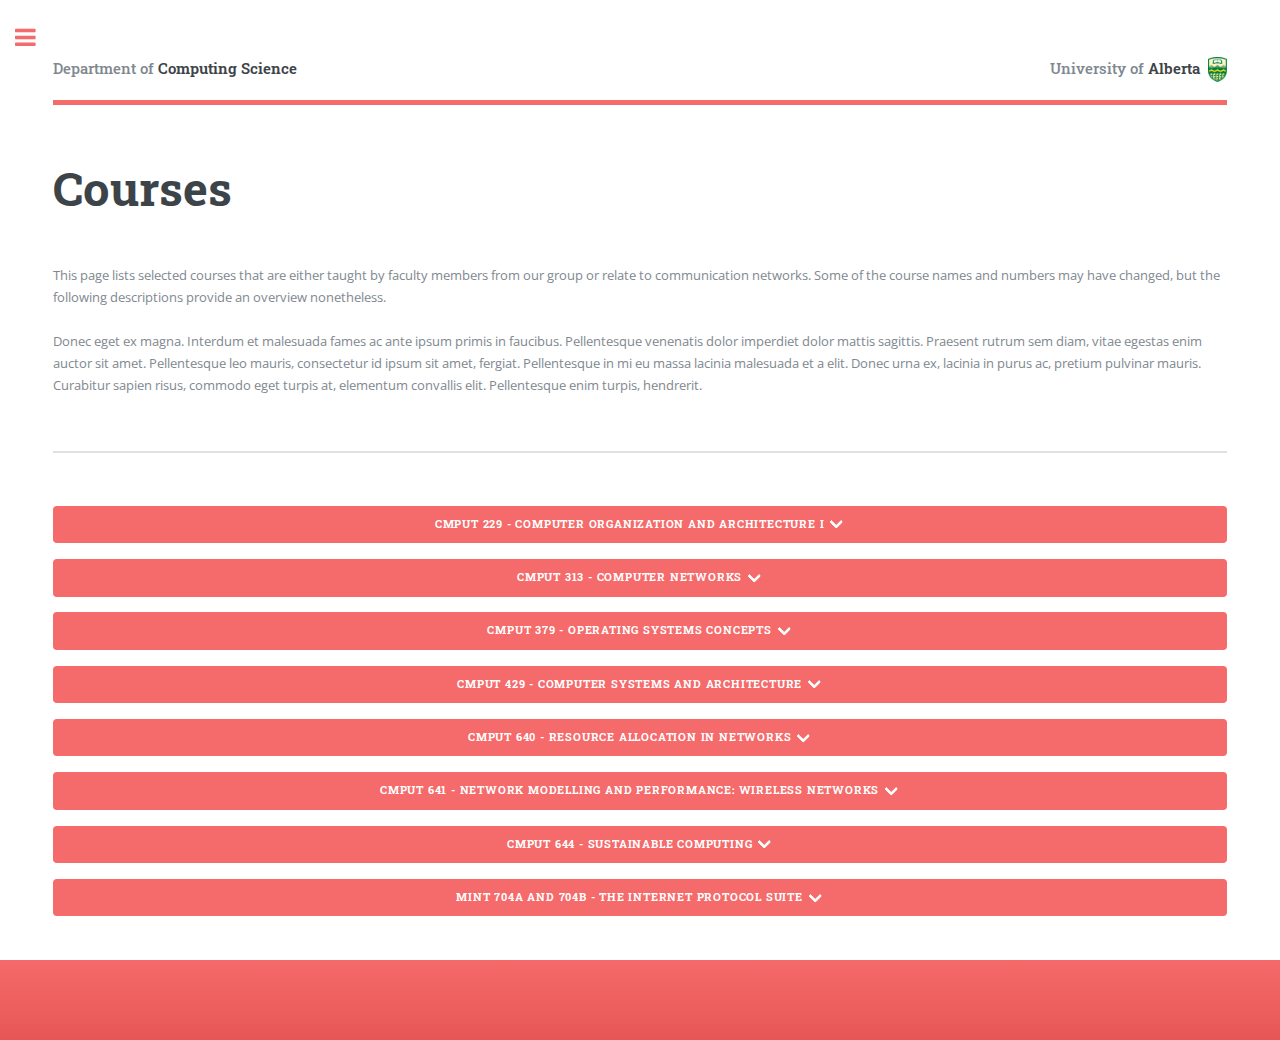
<file: courses.html>
<!DOCTYPE HTML>
<!--
	Editorial by HTML5 UP
	html5up.net | @ajlkn
	Free for personal and commercial use under the CCA 3.0 license (html5up.net/license)
-->
<html>

<head>
    <title> Courses </title>
    <meta charset="utf-8" />
    <meta name="viewport" content="width=device-width, initial-scale=1, user-scalable=no" />
    <link rel="stylesheet" href="assets/css/bootstrap.min.css" />
    <link rel="stylesheet" href="assets/css/main.css" />
    <link rel="stylesheet" href="assets/css/custom.css" />

    <script src="assets/js/bootstrap_jquery.js"></script>
    <script src="assets/js/bootstrap.js"></script>
</head>

<body class="is-preload">

    <!-- Wrapper -->
    <div id="wrapper">

        <!-- Main -->
        <div id="main">
            <div class="inner">

                <!-- Header -->
                <header class="custom-header">

                    <div><a href="https://www.ualberta.ca/computing-science/" class="logo "> Department of <strong> Computing Science </strong></a></div>
                    <div> <a href="https://www.ualberta.ca/" class="logo "> University of <strong>Alberta </strong>                       
                        <img class="header-logo" src="images/logo.png" /> </a>
                    </div>

                </header>

                <!-- Content -->
                <section>
                    <header class="main">
                        <h1> Courses </h1>
                    </header>

                    <p>This page lists selected courses that are either taught by faculty members from our group or relate to communication networks. Some of the course names and numbers may have changed, but the following descriptions provide an overview nonetheless. <br/> <br/>Donec eget ex magna. Interdum et malesuada fames ac ante ipsum primis in faucibus. Pellentesque venenatis dolor imperdiet dolor mattis sagittis. Praesent rutrum sem diam, vitae egestas enim auctor sit amet. Pellentesque leo mauris, consectetur id ipsum sit amet, fergiat. Pellentesque in mi eu massa lacinia malesuada et a elit. Donec urna ex, lacinia in purus ac, pretium pulvinar mauris. Curabitur sapien risus, commodo eget turpis at, elementum convallis elit. Pellentesque enim turpis, hendrerit.</p>
                </section>

                <section class="custom-course-container">

                    <button class=" primary custom-btn" type="button" data-toggle="collapse" data-target="#course4" aria-expanded="false" aria-controls="course4">
                        CMPUT 229 - Computer Organization and Architecture I  
                        <span class="collapsed"><i class="arrow down"></i></span>                         
                        <span class="expanded"><i class="arrow up"></i></span>
                    </button>

                    <div class="collapse" id="course4">
                        <div class="card card-body">
                            <p> General introduction to number representation, architecture and organization concepts of von Neumann machines, assembly level programming, exception handling, peripheral programming, floating point computations and memory management. </p>

                            <a href="https://www.ualberta.ca/computing-science/undergraduate-studies/course-directory/courses/computer-organization-and-architecture-i" class="button custom-width-med"> More Info </a>
                        </div>
                    </div>

                    <button class=" primary custom-btn" type="button" data-toggle="collapse" data-target="#course5" aria-expanded="false" aria-controls="course5">
                        CMPUT 313 - Computer Networks  
                        <span class="collapsed"><i class="arrow down"></i></span>
                        <span class="expanded"><i class="arrow up"></i></span>
                    </button>

                    <div class="collapse" id="course5">
                        <div class="card card-body">
                            <p> Introduction to computer communication networks. Protocols for error and flow control. Wired and wireless medium access protocols. Routing and congestion control. Internet architecture and protocols. Multimedia transmission. Recent advances in networking. </p>
                            <a href="https://www.ualberta.ca/computing-science/undergraduate-studies/course-directory/courses/computer-networks" class="button custom-width-med"> More Info </a>
                        </div>
                    </div>

                    <button class=" primary custom-btn" type="button" data-toggle="collapse" data-target="#course8" aria-expanded="false" aria-controls="course8">
                        CMPUT 379 - Operating Systems Concepts  
                        <span class="collapsed"><i class="arrow down"></i></span>                         
                        <span class="expanded"><i class="arrow up"></i></span>
                    </button>

                    <div class="collapse" id="course8">
                        <div class="card card-body">
                            <p> Processes: process state transitions; operations on processes; interrupt processing; parallel processing; multiprocessor considerations; resource allocation; critical sections and events; semaphores; deadlock: avoidance, detection, and recovery; memory management; virtual memory; paging and segmentation; page replacement strategies; working sets; demand paging; scheduling: levels, objectives, and criteria; scheduling algorithms; file system functions; file organization; space allocation; elements of operating systems security. </p>
                            <a href="https://www.ualberta.ca/computing-science/undergraduate-studies/course-directory/courses/operating-system-concepts" class="button custom-width-med"> More Info </a>
                        </div>
                    </div>

                    <button class=" primary custom-btn" type="button" data-toggle="collapse" data-target="#course9" aria-expanded="false" aria-controls="course9">
                        CMPUT 429 - Computer Systems and Architecture  
                        <span class="collapsed"><i class="arrow down"></i></span>                         
                        <span class="expanded"><i class="arrow up"></i></span>
                    </button>

                    <div class="collapse" id="course9">
                        <div class="card card-body">
                            <p> A discussion of computer system design concepts with stress on modern ideas that have shaped the high-performance architecture of contemporary systems. Instruction sets, pipelining, instruction-level parallelism, register reuse, branch prediction, CPU control, and related concepts. Memory technologies, caches, I/O, high-performance backplanes and buses. </p>
                            <a href="https://www.ualberta.ca/computing-science/undergraduate-studies/course-directory/courses/computer-systems-and-architecture" class="button custom-width-med"> More Info </a>
                        </div>
                    </div>

                    <button class=" primary custom-btn" type="button" data-toggle="collapse" data-target="#course10" aria-expanded="false" aria-controls="course10">
                        CMPUT 640 - Resource Allocation in Networks  
                        <span class="collapsed"><i class="arrow down"></i></span>                         
                        <span class="expanded"><i class="arrow up"></i></span>
                    </button>

                    <div class="collapse" id="course10">
                        <div class="card card-body">
                            <p> This course focuses on methods for allocating resources in networks. </p>
                            <a href="https://www.ualberta.ca/computing-science/graduate-studies/course-directory/courses/resource-allocation-in-networks" class="button custom-width-med"> More Info </a>
                        </div>
                    </div>

                    <button class=" primary custom-btn" type="button" data-toggle="collapse" data-target="#course11" aria-expanded="false" aria-controls="course11">
                        CMPUT 641 - Network Modelling and Performance: Wireless Networks  
                        <span class="collapsed"><i class="arrow down"></i></span>                         
                        <span class="expanded"><i class="arrow up"></i></span>
                    </button>

                    <div class="collapse" id="course11">
                        <div class="card card-body">
                            <p> The course provides background in the rapidly growing field of mobile wireless networks, and wireless sensor networks. Course contents emphasize understanding of both simulation and analytical tools with broad applications to the design, modelling, performance evaluation, and optimization of computer networks.
                                <br /> <br /> Problem contexts and examples are drawn from recent research topics such as sensor networks for object detection and tracking, vehicular networks, and underwater sensor networks. Knowledge acquired in the course will be used in exploring simplified problems in contemporary research topics in the field of wireless sensor and actuator networks. </p>
                            <a href="https://www.ualberta.ca/computing-science/graduate-studies/course-directory/courses/network-modelling-and-performance" class="button custom-width-med"> More Info </a>
                        </div>
                    </div>

                    <button class=" primary custom-btn" type="button" data-toggle="collapse" data-target="#course12" aria-expanded="false" aria-controls="course12">
                        CMPUT 644 - Sustainable Computing  
                        <span class="collapsed"><i class="arrow down"></i></span>                         
                        <span class="expanded"><i class="arrow up"></i></span>
                    </button>

                    <div class="collapse" id="course12">
                        <div class="card card-body">
                            <p> Climate change is described as 'the defining challenge of our age.' To mitigate climate change, computer scientists can help reduce the energy footprint of our society. This course will cover ways to leverage networking, sensing, and computation to make key physical infrastructure of our society (i.e., buildings, transportation systems, and power grids) smarter and more energy efficient. It will also cover emerging problems associated with the rapid growth in energy consumption of computing infrastructure. Different topics will be discussed, including integration of networked sensors in built environments, developing an operating system for physical infrastructure, data acquisition and fusion, optimal control of smart buildings and transport systems, analyzing energy consumption of software systems, energy optimization for data centre networks, load scheduling in the smart grid, and real time data analytics. </p>
                            <a href="https://www.ualberta.ca/computing-science/graduate-studies/course-directory/courses/sustainable-computing" class="button custom-width-med"> More Info </a>
                        </div>
                    </div>

                    <button class=" primary custom-btn" type="button" data-toggle="collapse" data-target="#course13" aria-expanded="false" aria-controls="course13">
                        MINT 704A and 704B - The Internet Protocol Suite  
                        <span class="collapsed"><i class="arrow down"></i></span>                         
                        <span class="expanded"><i class="arrow up"></i></span>
                    </button>

                    <div class="collapse" id="course13">
                        <div class="card card-body">
                            <p> Rationale and organization of the Internet protocols. IP, UDP, TCP, ICMP, ARP, RARP, Mobile-IP. Addressing and routing; intradomain routing protocols. Transport layer congestion control and flow control. IP over everything. </p>
                            <a href="https://www.ualberta.ca/internetworking/masters-degree-program/courses/mint-704" class="button custom-width-med"> More Info </a>
                        </div>
                    </div>

                </section>
            </div>

            <div class="custom-page-ending"> </div>
        </div>

        <!-- Sidebar -->
        <div id="sidebar">
            <div class="inner">

                <!-- Menu -->
                <nav id="menu">
                    <header class="major">
                        <h2>Menu</h2>
                    </header>
                    <ul>
                        <li><a href="index.html">Homepage</a></li>

                        <li>
                            <span class="opener"> Publications </span>
                            <ul>
                                <li><a href="journals.html"> Journals </a></li>
                                <li><a href="conferences.html"> Conferences </a></li>
                            </ul>
                        </li>

                        <li>
                            <span class="opener"> Projects </span>
                            <ul>
                                <li><a href="projects.html"> Project 1 name </a></li>
                                <li><a href="projects.html"> Project 2 name</a></li>
                                <li><a href="projects.html"> Project 3 name</a></li>
                            </ul>
                        </li>
                        <li><a href="courses.html">Courses</a></li>
                        <li><a href="members.html">Members</a></li>
                        <li><a href="prospective_students.html">Prospective Students</a></li>
                        <li><a class="custom-disabled-nav-link" href="#">Events</a></li>
                    </ul>
                </nav>

                <!-- Section -->
                <section>
                    <header class="major">
                        <h2>Get in touch</h2>
                    </header>
                    <p> A brief description Sed varius enim lorem ullamcorper dolore aliquam aenean ornare velit lacus, ac varius enim lorem ullamcorper dolore. Proin sed aliquam facilisis ante interdum. Sed nulla amet lorem feugiat tempus aliquam.</p>
                    <ul class="contact">
                        <li class="fa-envelope-o"><a href="#">information@untitled.tld</a></li>
                        <li class="fa-phone">(000) 000-0000</li>
                    </ul>
                </section>

                <!-- Footer -->
                <footer id="footer">
                    <p class="copyright">&copy; Untitled. All rights reserved. Design: <a href="https://html5up.net">HTML5 UP</a>.</p>
                </footer>

            </div>
        </div>

    </div>



    <!-- Scripts -->
    <script src="assets/js/jquery.min.js"></script>
    <script src="assets/js/browser.min.js"></script>
    <script src="assets/js/breakpoints.min.js"></script>
    <script src="assets/js/util.js"></script>
    <script src="assets/js/main.js"></script>

</body>

</html>
</file>
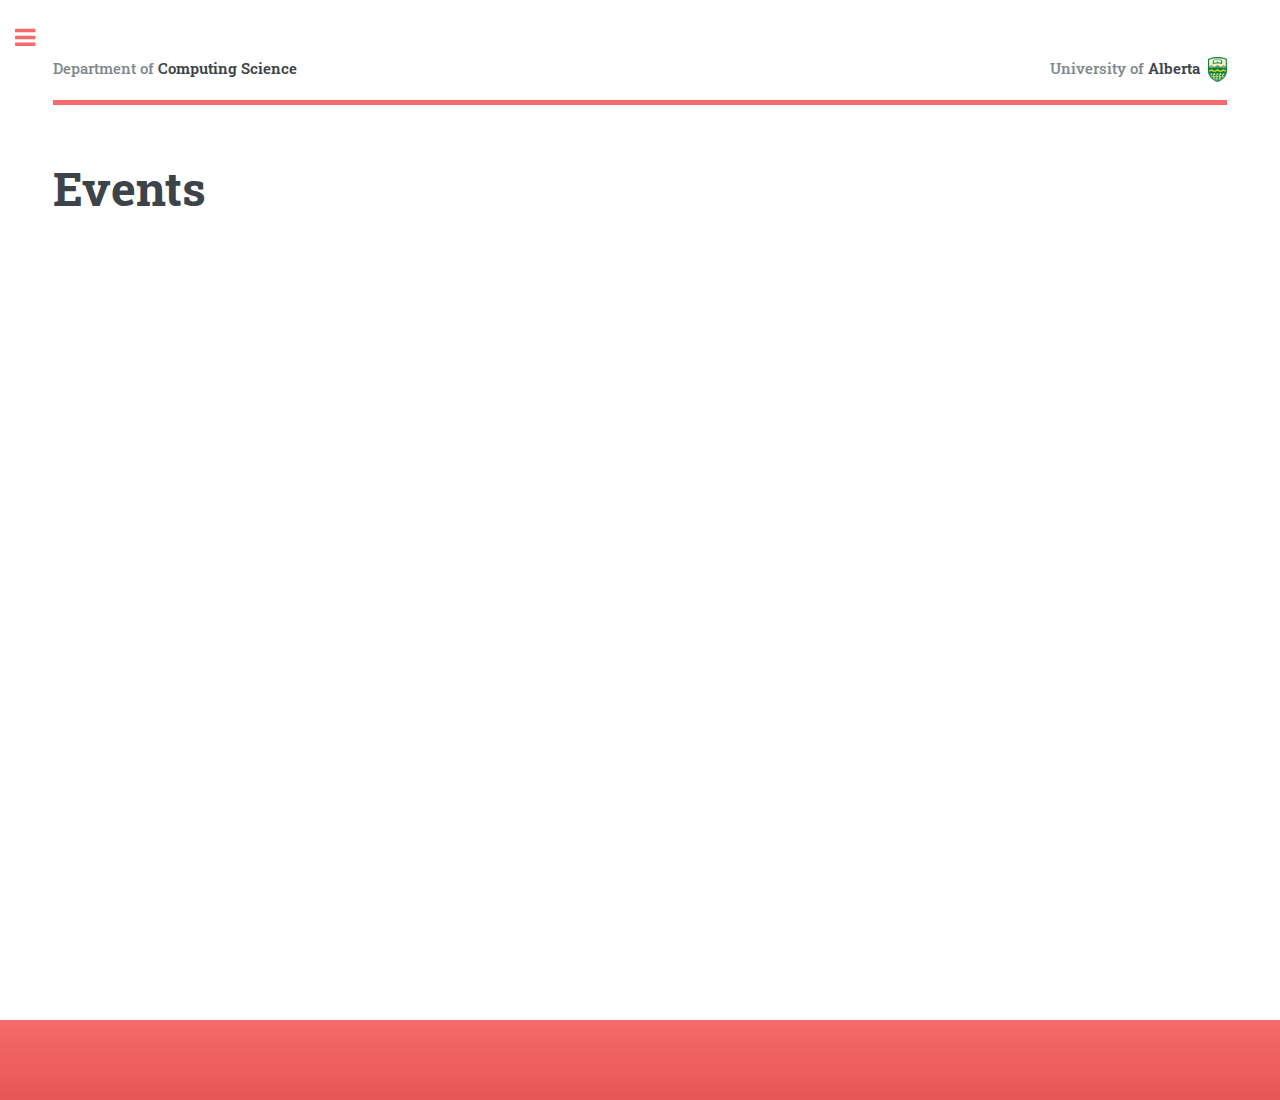
<file: events.html>
<!DOCTYPE HTML>
<!--
	Editorial by HTML5 UP
	html5up.net | @ajlkn
	Free for personal and commercial use under the CCA 3.0 license (html5up.net/license)
-->
<html>

<head>
    <title> Events </title>
    <meta charset="utf-8" />
    <meta name="viewport" content="width=device-width, initial-scale=1, user-scalable=no" />
    <link rel="stylesheet" href="assets/css/main.css" />
    <link rel="stylesheet" href="assets/css/custom.css" />
</head>

<body class="is-preload">

    <!-- Wrapper -->
    <div id="wrapper">

        <!-- Main -->
        <div id="main">
            <div class="inner">

                <!-- Header -->
                <header class="custom-header">
                    
                    <div><a href="https://www.ualberta.ca/computing-science/" class="logo "> Department of <strong> Computing Science </strong></a></div>
                    <div> <a href="https://www.ualberta.ca/" class="logo "> University of <strong>Alberta </strong>                       
                        <img class="header-logo" src="images/logo.png" /> </a>
                    </div>                    
                   
                </header>

                <!-- Content -->
                <section>
                    <header class="main">
                        <h1> Events </h1>
                    </header>

                            <iframe src="https://calendar.google.com/calendar/embed?src=pranavku%40ualberta.ca&ctz=America%2FEdmonton" style="border: 0px; width:100%; height:80vh;" frameborder="0" scrolling="no"></iframe>
                </section>

            </div>
            <div class="custom-page-ending"> </div>
        </div>

        <!-- Sidebar -->
        <div id="sidebar">
            <div class="inner">
                
                <!-- Menu -->
                <nav id="menu">
                    <header class="major">
                        <h2>Menu</h2>
                    </header>
                    <ul>
                        <li><a href="index.html">Homepage</a></li>
                        
                        <li>
                            <span class="opener"> Publications </span>
                            <ul>
                                <li><a href="journals.html"> Journals </a></li>
                                <li><a href="conferences.html"> Conferences </a></li>
                            </ul>
                        </li>

                        <li>
                            <span class="opener"> Projects </span>
                            <ul>
                                <li><a href="projects.html"> Project 1 name </a></li>
                                <li><a href="projects.html"> Project 2 name</a></li>
                                <li><a href="projects.html"> Project 3 name</a></li>
                            </ul>
                        </li>
                        <li><a href="courses.html">Courses</a></li>
                        <li><a href="members.html">Members</a></li>
                        <li><a href="prospective_students.html">Prospective Students</a></li>
                        <li><a class="custom-disabled-nav-link" href="#">Events</a></li>
                    </ul>
                </nav>

                <!-- Section -->
                <section>
                    <header class="major">
                        <h2>Get in touch</h2>
                    </header>
                    <p> A brief description Sed varius enim lorem ullamcorper dolore aliquam aenean ornare velit lacus, ac varius enim lorem ullamcorper dolore. Proin sed aliquam facilisis ante interdum. Sed nulla amet lorem feugiat tempus aliquam.</p>
                    <ul class="contact">
                        <li class="fa-envelope-o"><a href="#">information@untitled.tld</a></li>
                        <li class="fa-phone">(000) 000-0000</li>
                    </ul>
                </section>

                <!-- Footer -->
                <footer id="footer">
                    <p class="copyright">&copy; Untitled. All rights reserved. Design: <a href="https://html5up.net">HTML5 UP</a>.</p>
                </footer>

            </div>
        </div>


    </div>

    <!-- Scripts -->
    <script src="assets/js/jquery.min.js"></script>
    <script src="assets/js/browser.min.js"></script>
    <script src="assets/js/breakpoints.min.js"></script>
    <script src="assets/js/util.js"></script>
    <script src="assets/js/main.js"></script>

</body>

</html>
</file>
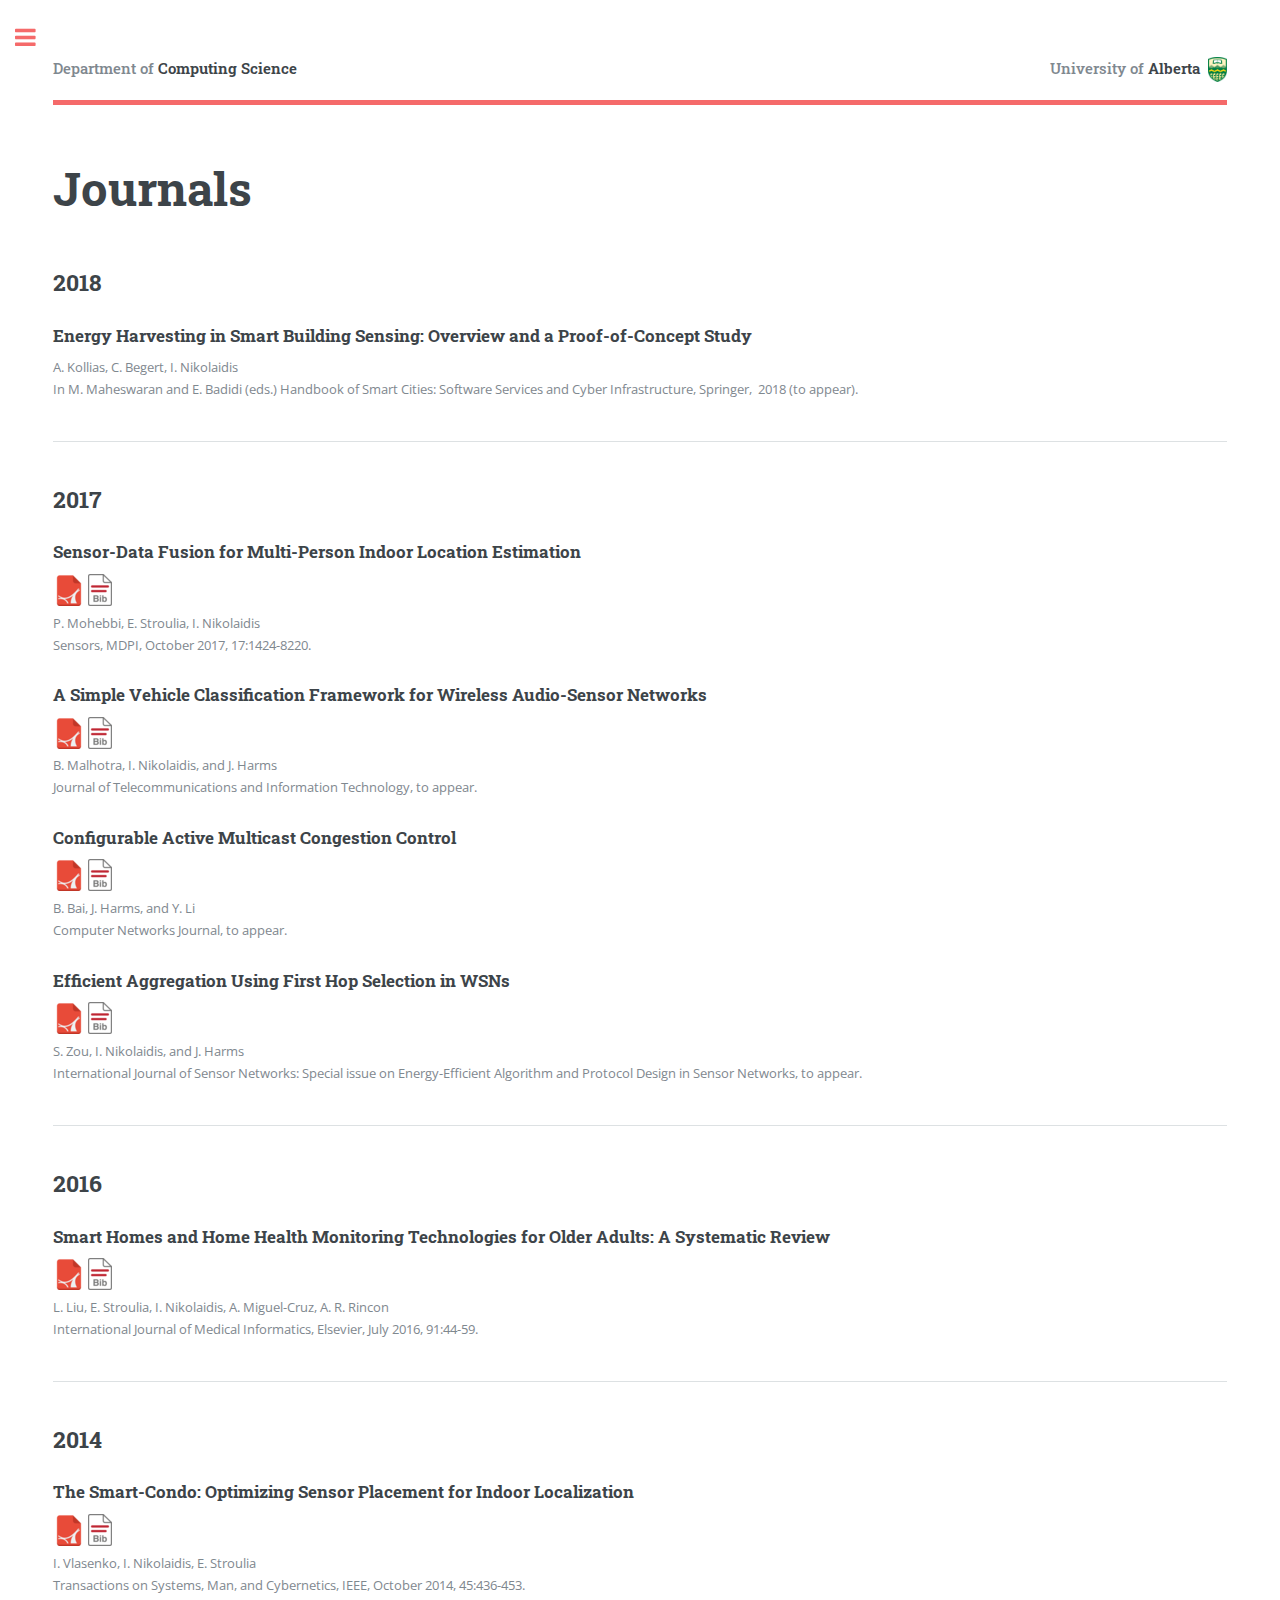
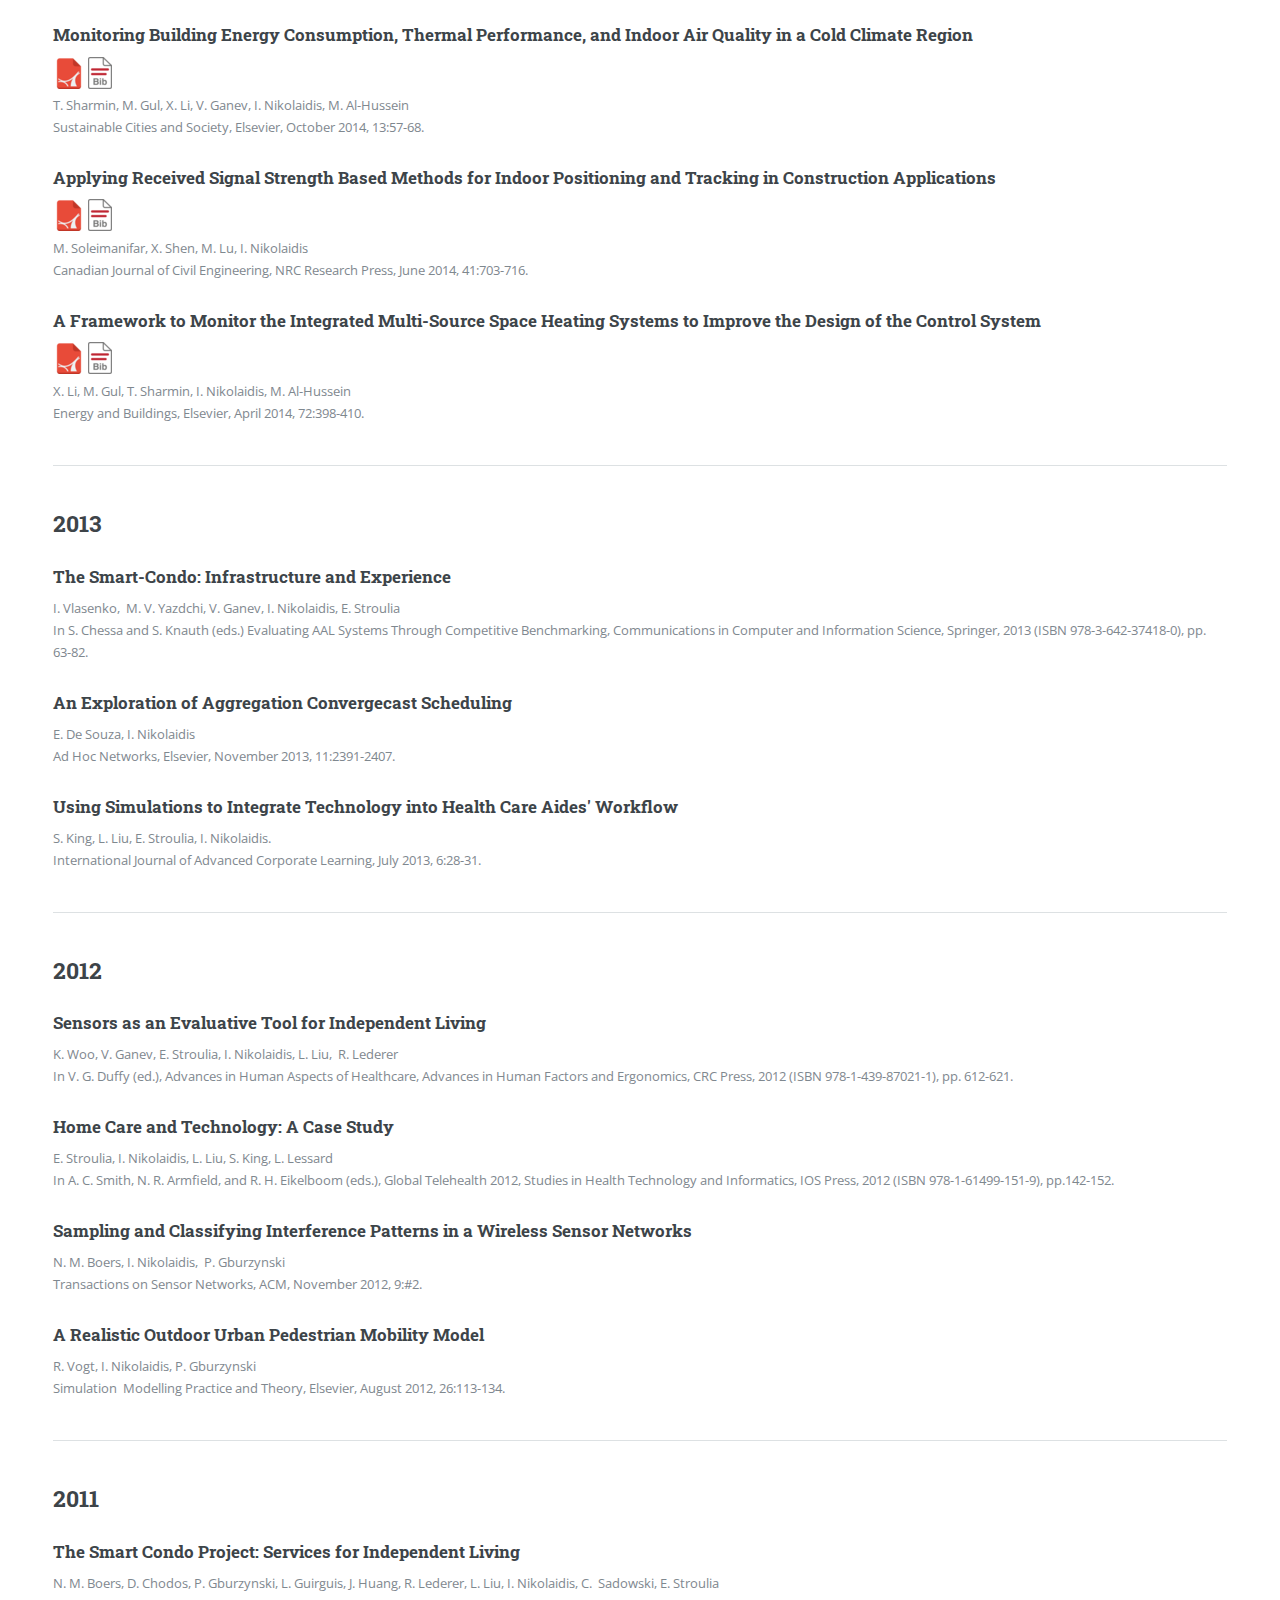
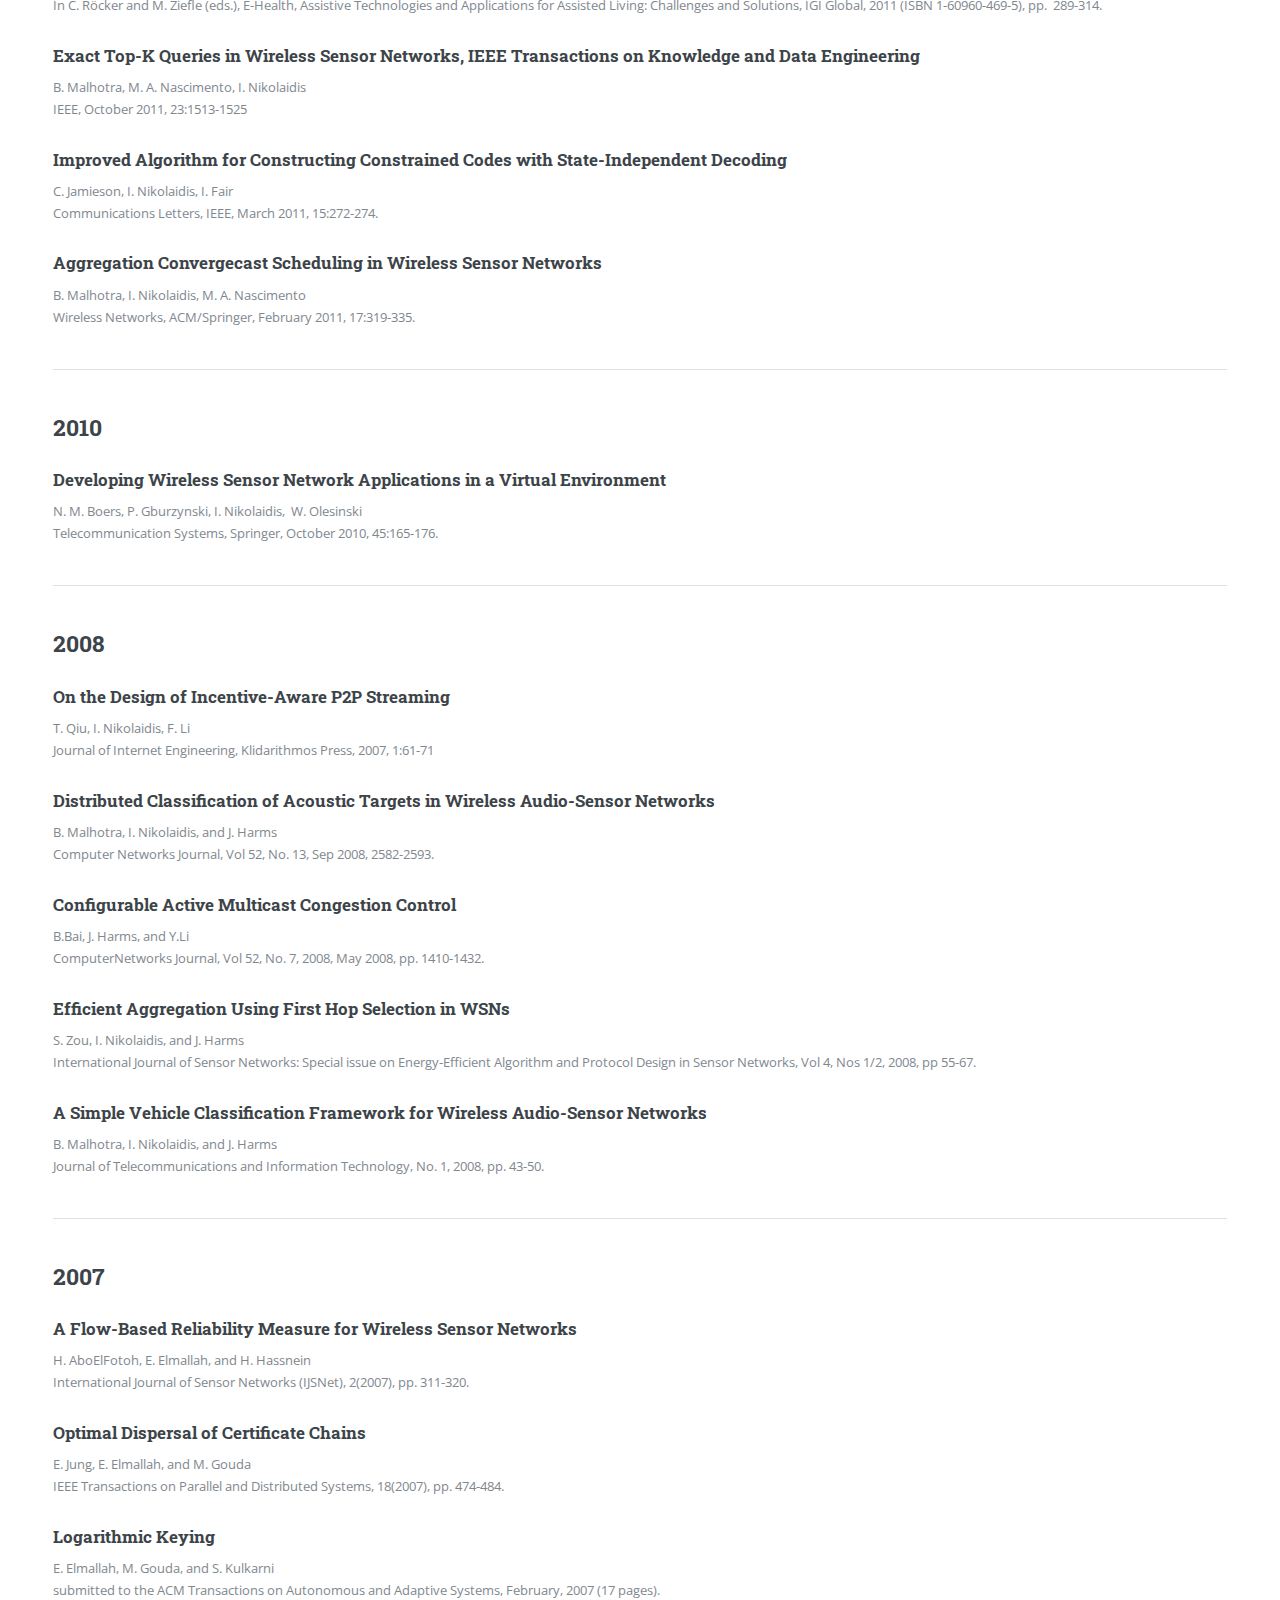
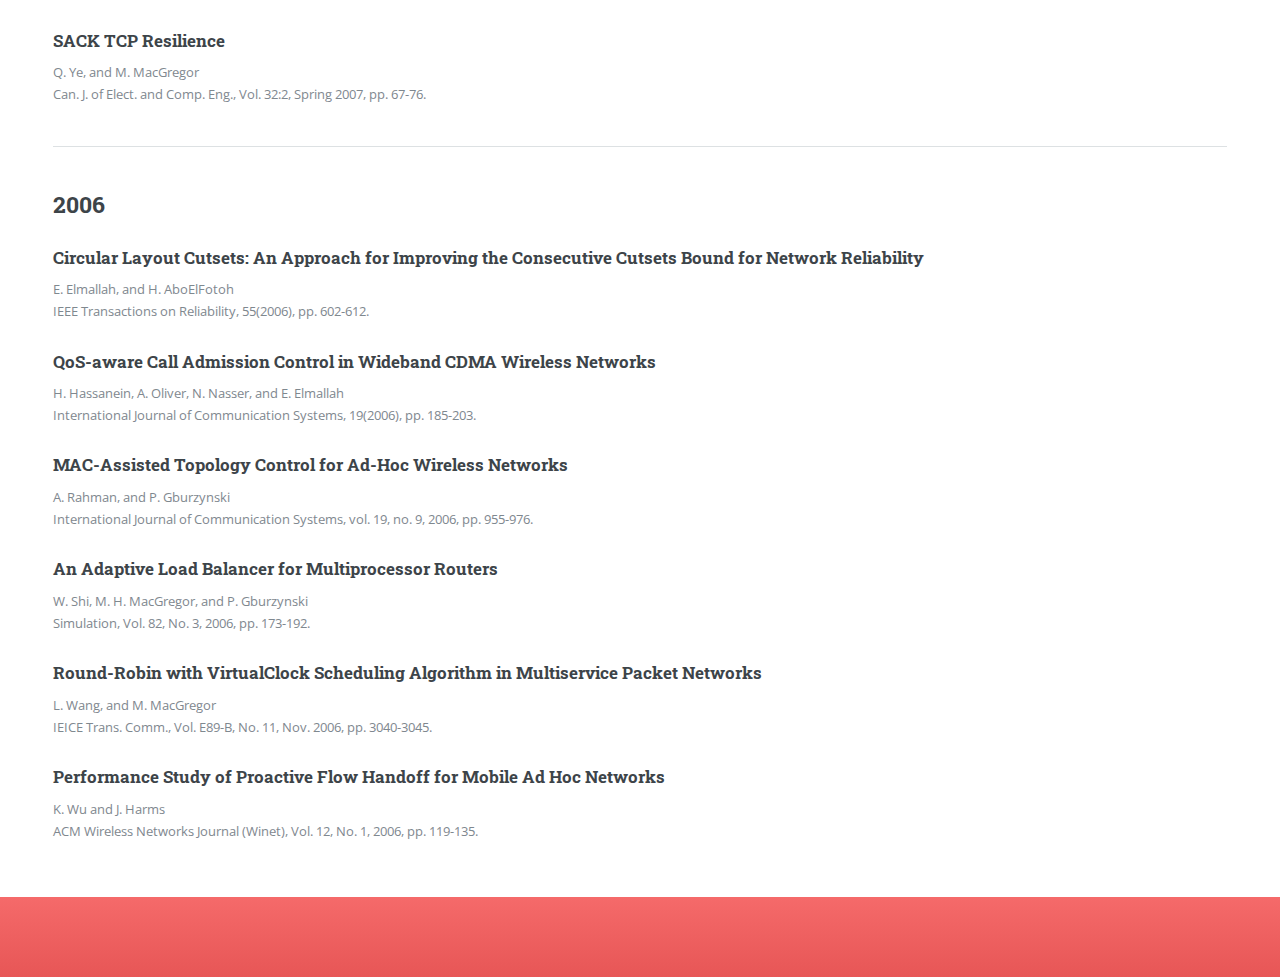
<file: journals.html>
<!DOCTYPE HTML>
<!--
	Editorial by HTML5 UP
	html5up.net | @ajlkn
	Free for personal and commercial use under the CCA 3.0 license (html5up.net/license)
-->
<html>

<head>
    <title> Journals </title>
    <meta charset="utf-8" />
    <meta name="viewport" content="width=device-width, initial-scale=1, user-scalable=no" />
    <link rel="stylesheet" href="assets/css/main.css" />
    <link rel="stylesheet" href="assets/css/custom.css" />
</head>

<body class="is-preload">

    <!-- Wrapper -->
    <div id="wrapper">

        <!-- Main -->
        <div id="main">
            <div class="inner">

                <!-- Header -->
                <header class="custom-header">

                    <div><a href="https://www.ualberta.ca/computing-science/"> Department of <strong> Computing Science </strong></a></div>
                    <div> <a href="https://www.ualberta.ca/"> University of <strong>Alberta </strong>                       
                        <img class="header-logo" src="images/logo.png" /> </a>
                    </div>

                </header>

                <!-- Content -->
                <section class="custom-pub-container">
                    <header class="main">
                        <h1>Journals</h1>
                    </header>

                    <h2> 2018 </h2>
                    <div>
                        <h3> Energy Harvesting in Smart Building Sensing: Overview and a Proof-of-Concept Study </h3>
                        <p> A. Kollias, C. Begert, I. Nikolaidis <br /> In M. Maheswaran and E. Badidi (eds.) Handbook of Smart Cities: Software Services and Cyber Infrastructure, Springer,  2018 (to appear). </p>
                    </div>


                    <hr class="major" />

                    <h2> 2017 </h2>

                    <div id="2017-4">
                        <h3> Sensor-Data Fusion for Multi-Person Indoor Location Estimation </h3>

                        <span> 
                            <a href="pubs/journals/2017/4/Sensor-Data Fusion for Multi-Person Indoor Location Estimation.pdf"> </a> 
                        </span>
                        <!-- <span> < a href="something.ppt"></a> </span> -->
                        <span> 
                            <a href="pubs/journals/2017/4/Sensor-Data Fusion for Multi-Person Indoor Location Estimation.bib"></a>                      
                        </span>

                        <p> P. Mohebbi, E. Stroulia, I. Nikolaidis <br /> Sensors, MDPI, October 2017, 17:1424-8220. </p>
                    </div>

                    <div id="2017-3">
                        <h3> A Simple Vehicle Classification Framework for Wireless Audio-Sensor Networks </h3>

                        <span> 
                        <a href="pubs/journals/2017/3/A Simple Vehicle Classification Framework for Wireless Audio-Sensor Networks.pdf">
                         </a> 
                        </span>

                        <span> 
                        <a href="pubs/journals/2017/3/A Simple Vehicle Classification Framework for Wireless Audio-Sensor Networks.bib">
                        </a> 
                        </span>

                        <p>B. Malhotra, I. Nikolaidis, and J. Harms <br> Journal of Telecommunications and Information Technology, to appear.
                        </p>
                    </div>

                    <div id="2017-2">
                        <h3>Configurable Active Multicast Congestion Control</h3>

                        <span> 
                        <a href="pubs/journals/2017/2/Configurable%20Active%20Multicast%20Congestion%20Control.pdf">
                         </a> 
                        </span>

                        <span> 
                        <a href="pubs/journals/2017/2/Configurable%20Active%20Multicast%20Congestion%20Control.bib">
                        </a> 
                        </span>

                        <p>B. Bai, J. Harms, and Y. Li<br />Computer Networks Journal, to appear.</p>
                    </div>

                    <div id="2017-1">
                        <h3>Efficient Aggregation Using First Hop Selection in WSNs</h3>

                        <span> 
                        <a href="pubs/journals/2017/1/Efficient%20Aggregation%20Using%20First%20Hop%20Selection%20in%20WSNs.pdf">
                         </a> 
                        </span>

                        <span> 
                        <a href="pubs/journals/2017/1/Efficient%20Aggregation%20Using%20First%20Hop%20Selection%20in%20WSNs.bib">
                        </a> 
                        </span>

                        <p>S. Zou, I. Nikolaidis, and J. Harms<br />International Journal of Sensor Networks: Special issue on Energy-Efficient Algorithm and Protocol Design in Sensor Networks, to appear.</p>
                    </div>

                    <hr class="major" />

                    <h2> 2016 </h2>

                    <div id="2016-1">
                        <h3> Smart Homes and Home Health Monitoring Technologies for Older Adults: A Systematic Review </h3>

                        <span> 
                        <a href="pubs/journals/2016/1/pdf.pdf">
                         </a> 
                        </span>

                        <span> 
                        <a href="pubs/journals/2016/1/bib.bib">
                        </a> 
                        </span>

                        <p> L. Liu, E. Stroulia, I. Nikolaidis, A. Miguel-Cruz, A. R. Rincon <br /> International Journal of Medical Informatics, Elsevier, July 2016, 91:44-59. </p>
                    </div>

                    <hr class="major" />

                    <h2> 2014 </h2>

                    <div id="2014-4">
                        <h3> The Smart-Condo: Optimizing Sensor Placement for Indoor Localization </h3>

                        <span> 
                            <a href="pubs/journals/2014/4/pdf.pdf">
                             </a> 
                        </span>
                        <span> 
                            <a href="pubs/journals/2014/4/bib.bib">
                            </a> 
                        </span>

                        <p> I. Vlasenko, I. Nikolaidis, E. Stroulia <br /> Transactions on Systems, Man, and Cybernetics, IEEE, October 2014, 45:436-453. </p>
                    </div>

                    <div id="2014-3">
                        <h3> Monitoring Building Energy Consumption, Thermal Performance, and Indoor Air Quality in a Cold Climate Region </h3>

                        <span> 
                            <a href="pubs/journals/2014/3/pdf.pdf">
                             </a> 
                        </span>

                        <span> 
                            <a href="pubs/journals/2014/3/bib.bib">
                            </a> 
                        </span>

                        <p> T. Sharmin, M. Gul, X. Li, V. Ganev, I. Nikolaidis, M. Al-Hussein <br /> Sustainable Cities and Society, Elsevier, October 2014, 13:57-68. </p>
                    </div>

                    <div id="2014-2">
                        <h3> Applying Received Signal Strength Based Methods for Indoor Positioning and Tracking in Construction Applications </h3>

                        <span> 
                            <a href="pubs/journals/2014/2/pdf.pdf">
                             </a> 
                        </span>

                        <span> 
                            <a href="pubs/journals/2014/2/bib.bib">
                            </a> 
                        </span>

                        <p> M. Soleimanifar, X. Shen, M. Lu, I. Nikolaidis <br /> Canadian Journal of Civil Engineering, NRC Research Press, June 2014, 41:703-716. </p>
                    </div>

                    <div id="2014-1">
                        <h3> A Framework to Monitor the Integrated Multi-Source Space Heating Systems to Improve the Design of the Control System </h3>
                        <span> 
                        <a href="pubs/journals/2014/1/pdf.pdf">
                         </a> 
                        </span>

                        <span> 
                        <a href="pubs/journals/2014/1/bib.bib">
                        </a> 
                        </span>
                        <p> X. Li, M. Gul, T. Sharmin, I. Nikolaidis, M. Al-Hussein <br /> Energy and Buildings, Elsevier, April 2014, 72:398-410. </p>
                    </div>

                    <hr class="major" />

                    <h2> 2013 </h2>

                    <div>
                        <h3> The Smart-Condo: Infrastructure and Experience </h3>
                        <p> I. Vlasenko,  M. V. Yazdchi, V. Ganev, I. Nikolaidis, E. Stroulia <br /> In S. Chessa and S. Knauth (eds.) Evaluating AAL Systems Through Competitive Benchmarking, Communications in Computer and Information Science, Springer, 2013 (ISBN 978-3-642-37418-0), pp. 63-82. </p>
                    </div>



                    <div id="2013-2">
                        <h3> An Exploration of Aggregation Convergecast Scheduling </h3>
                        <p> E. De Souza, I. Nikolaidis <br /> Ad Hoc Networks, Elsevier, November 2013, 11:2391-2407. </p>
                    </div>


                    <div id="2013-1">
                        <h3> Using Simulations to Integrate Technology into Health Care Aides' Workflow </h3>
                        <p> S. King, L. Liu, E. Stroulia, I. Nikolaidis. <br /> International Journal of Advanced Corporate Learning, July 2013, 6:28-31. </p>
                    </div>

                    <hr class="major" />

                    <h2> 2012 </h2>

                    <div>
                        <h3> Sensors as an Evaluative Tool for Independent Living </h3>
                        <p> K. Woo, V. Ganev, E. Stroulia, I. Nikolaidis, L. Liu,  R. Lederer <br /> In V. G. Duffy (ed.), Advances in Human Aspects of Healthcare, Advances in Human Factors and Ergonomics, CRC Press, 2012 (ISBN 978-1-439-87021-1), pp. 612-621. </p>
                    </div>

                    <div>
                        <h3> Home Care and Technology: A Case Study </h3>
                        <p> E. Stroulia, I. Nikolaidis, L. Liu, S. King, L. Lessard <br /> In A. C. Smith, N. R. Armfield, and R. H. Eikelboom (eds.), Global Telehealth 2012, Studies in Health Technology and Informatics, IOS Press, 2012 (ISBN 978-1-61499-151-9), pp.142-152. </p>
                    </div>

                    <div id="2012-2">
                        <h3> Sampling and Classifying Interference Patterns in a Wireless Sensor Networks </h3>
                        <p> N. M. Boers, I. Nikolaidis,  P. Gburzynski <br /> Transactions on Sensor Networks, ACM, November 2012, 9:#2. </p>
                    </div>

                    <div id="2012-1">
                        <h3> A Realistic Outdoor Urban Pedestrian Mobility Model </h3>
                        <p> R. Vogt, I. Nikolaidis, P. Gburzynski <br /> Simulation  Modelling Practice and Theory, Elsevier, August 2012, 26:113-134. </p>
                    </div>

                    <hr class="major" />

                    <h2> 2011 </h2>

                    <div>
                        <h3> The Smart Condo Project: Services for Independent Living </h3>
                        <p> N. M. Boers, D. Chodos, P. Gburzynski, L. Guirguis, J. Huang, R. Lederer, L. Liu, I. Nikolaidis, C.  Sadowski, E. Stroulia <br /> In C. Röcker and M. Ziefle (eds.), E-Health, Assistive Technologies and Applications for Assisted Living: Challenges and Solutions, IGI Global, 2011 (ISBN 1-60960-469-5), pp.  289-314. </p>
                    </div>

                    <div id="2011-3">
                        <h3> Exact Top-K Queries in Wireless Sensor Networks, IEEE Transactions on Knowledge and Data Engineering</h3>
                        <p> B. Malhotra, M. A. Nascimento, I. Nikolaidis <br /> IEEE, October 2011, 23:1513-1525 </p>
                    </div>

                    <div id="2011-2">
                        <h3> Improved Algorithm for Constructing Constrained Codes with State-Independent Decoding </h3>
                        <p> C. Jamieson, I. Nikolaidis, I. Fair <br /> Communications Letters, IEEE, March 2011, 15:272-274. </p>
                    </div>

                    <div id="2011-1">
                        <h3> Aggregation Convergecast Scheduling in Wireless Sensor Networks </h3>
                        <p> B. Malhotra, I. Nikolaidis, M. A. Nascimento <br /> Wireless Networks, ACM/Springer, February 2011, 17:319-335. </p>
                    </div>

                    <hr class="major" />

                    <h2> 2010 </h2>

                    <div id="2010-1">
                        <h3> Developing Wireless Sensor Network Applications in a Virtual Environment </h3>
                        <p> N. M. Boers, P. Gburzynski, I. Nikolaidis,  W. Olesinski <br /> Telecommunication Systems, Springer, October 2010, 45:165-176. </p>
                    </div>

                    <hr class="major" />


                    <h2> 2008 </h2>

                    <div id="2008-5">
                        <h3> On the Design of Incentive-Aware P2P Streaming</h3>
                        <p> T. Qiu, I. Nikolaidis, F. Li <br /> Journal of Internet Engineering, Klidarithmos Press, 2007, 1:61-71 </p>
                    </div>

                    <div id="2008-4">
                        <h3> Distributed Classification of Acoustic Targets in Wireless Audio-Sensor Networks </h3>
                        <p> B. Malhotra, I. Nikolaidis, and J. Harms <br /> Computer Networks Journal, Vol 52, No. 13, Sep 2008, 2582-2593. </p>
                    </div>

                    <div id="2008-3">
                        <h3>Configurable Active Multicast Congestion Control </h3>
                        <p> B.Bai, J. Harms, and Y.Li<br /> ComputerNetworks Journal, Vol 52, No. 7, 2008, May 2008, pp. 1410-1432.</p>
                    </div>

                    <div id="2008-2">
                        <h3>Efficient Aggregation Using First Hop Selection in WSNs </h3>
                        <p>S. Zou, I. Nikolaidis, and J. Harms <br /> International Journal of Sensor Networks: Special issue on Energy-Efficient Algorithm and Protocol Design in Sensor Networks, Vol 4, Nos 1/2, 2008, pp 55-67.</p>
                    </div>

                    <div id="2008-1">
                        <h3> A Simple Vehicle Classification Framework for Wireless Audio-Sensor Networks</h3>
                        <p> B. Malhotra, I. Nikolaidis, and J. Harms <br /> Journal of Telecommunications and Information Technology, No. 1, 2008, pp. 43-50.</p>
                    </div>

                    <hr class="major" />
                    <h2> 2007 </h2>

                    <div id="2007-4">
                        <h3>A Flow-Based Reliability Measure for Wireless Sensor Networks</h3>

                        <p>H. AboElFotoh, E. Elmallah, and H. Hassnein<br />International Journal of Sensor Networks (IJSNet), 2(2007), pp. 311-320.</p>
                    </div>
                    <div id="2007-3">
                        <h3>Optimal Dispersal of Certificate Chains</h3>


                        <p>E. Jung, E. Elmallah, and M. Gouda<br />IEEE Transactions on Parallel and Distributed Systems, 18(2007), pp. 474-484.</p>
                    </div>
                    <div id="2007-2">
                        <h3>Logarithmic Keying</h3>


                        <p>E. Elmallah, M. Gouda, and S. Kulkarni <br />submitted to the ACM Transactions on Autonomous and Adaptive Systems, February, 2007 (17 pages).</p>
                    </div>
                    <div id="2007-1">
                        <h3>SACK TCP Resilience</h3>



                        <p>Q. Ye, and M. MacGregor<br />Can. J. of Elect. and Comp. Eng., Vol. 32:2, Spring 2007, pp. 67-76.</p>
                    </div>

                    <hr class="major" />
                    <h2> 2006 </h2>

                    <div id="2006-6">
                        <h3>Circular Layout Cutsets: An Approach for Improving the Consecutive Cutsets Bound for Network Reliability</h3>



                        <p>E. Elmallah, and H. AboElFotoh<br />IEEE Transactions on Reliability, 55(2006), pp. 602-612.</p>
                    </div>
                    <div id="2006-5">
                        <h3>QoS-aware Call Admission Control in Wideband CDMA Wireless Networks</h3>


                        <p>H. Hassanein, A. Oliver, N. Nasser, and E. Elmallah<br />International Journal of Communication Systems, 19(2006), pp. 185-203.</p>
                    </div>
                    <div id="2006-4">
                        <h3>MAC-Assisted Topology Control for Ad-Hoc Wireless Networks</h3>


                        <p>A. Rahman, and P. Gburzynski<br />International Journal of Communication Systems, vol. 19, no. 9, 2006, pp. 955-976.</p>
                    </div>
                    <div id="2006-3">
                        <h3>An Adaptive Load Balancer for Multiprocessor Routers</h3>


                        <p>W. Shi, M. H. MacGregor, and P. Gburzynski<br />Simulation, Vol. 82, No. 3, 2006, pp. 173-192.</p>
                    </div>
                    <div id="2006-2">
                        <h3>Round-Robin with VirtualClock Scheduling Algorithm in Multiservice Packet Networks</h3>


                        <p>L. Wang, and M. MacGregor<br />IEICE Trans. Comm., Vol. E89-B, No. 11, Nov. 2006, pp. 3040-3045.</p>
                    </div>
                    <div id="2006-1">
                        <h3>Performance Study of Proactive Flow Handoff for Mobile Ad Hoc Networks</h3>

                        <p>K. Wu and J. Harms<br />ACM Wireless Networks Journal (Winet), Vol. 12, No. 1, 2006, pp. 119-135.</p>
                    </div>
                </section>

            </div>
            <div class="custom-page-ending"> </div>
        </div>

        <!-- Sidebar -->
        <div id="sidebar">
            <div class="inner">

                <!-- Menu -->
                <nav id="menu">
                    <header class="major">
                        <h2>Menu</h2>
                    </header>
                    <ul>
                        <li><a href="index.html">Homepage</a></li>

                        <li>
                            <span class="opener"> Publications </span>
                            <ul>
                                <li><a href="journals.html"> Journals </a></li>
                                <li><a href="conferences.html"> Conferences </a></li>
                            </ul>
                        </li>

                        <li>
                            <span class="opener"> Projects </span>
                            <ul>
                                <li><a href="projects.html"> Project 1 name </a></li>
                                <li><a href="projects.html"> Project 2 name</a></li>
                                <li><a href="projects.html"> Project 3 name</a></li>
                            </ul>
                        </li>
                        <li><a href="courses.html">Courses</a></li>
                        <li><a href="members.html">Members</a></li>
                        <li><a href="prospective_students.html">Prospective Students</a></li>
                        <li><a class="custom-disabled-nav-link" href="#">Events</a></li>
                    </ul>
                </nav>

                <!-- Section -->
                <section>
                    <header class="major">
                        <h2>Get in touch</h2>
                    </header>
                    <p> A brief description Sed varius enim lorem ullamcorper dolore aliquam aenean ornare velit lacus, ac varius enim lorem ullamcorper dolore. Proin sed aliquam facilisis ante interdum. Sed nulla amet lorem feugiat tempus aliquam.</p>
                    <ul class="contact">
                        <li class="fa-envelope-o"><a href="#">information@untitled.tld</a></li>
                        <li class="fa-phone">(000) 000-0000</li>
                    </ul>
                </section>

                <!-- Footer -->
                <footer id="footer">
                    <p class="copyright">&copy; Untitled. All rights reserved. Design: <a href="https://html5up.net">HTML5 UP</a>.</p>
                </footer>

            </div>
        </div>


    </div>

    <!-- Scripts -->
    <script src="assets/js/jquery.min.js"></script>
    <script src="assets/js/browser.min.js"></script>
    <script src="assets/js/breakpoints.min.js"></script>
    <script src="assets/js/util.js"></script>
    <script src="assets/js/main.js"></script>

</body>

</html>
</file>
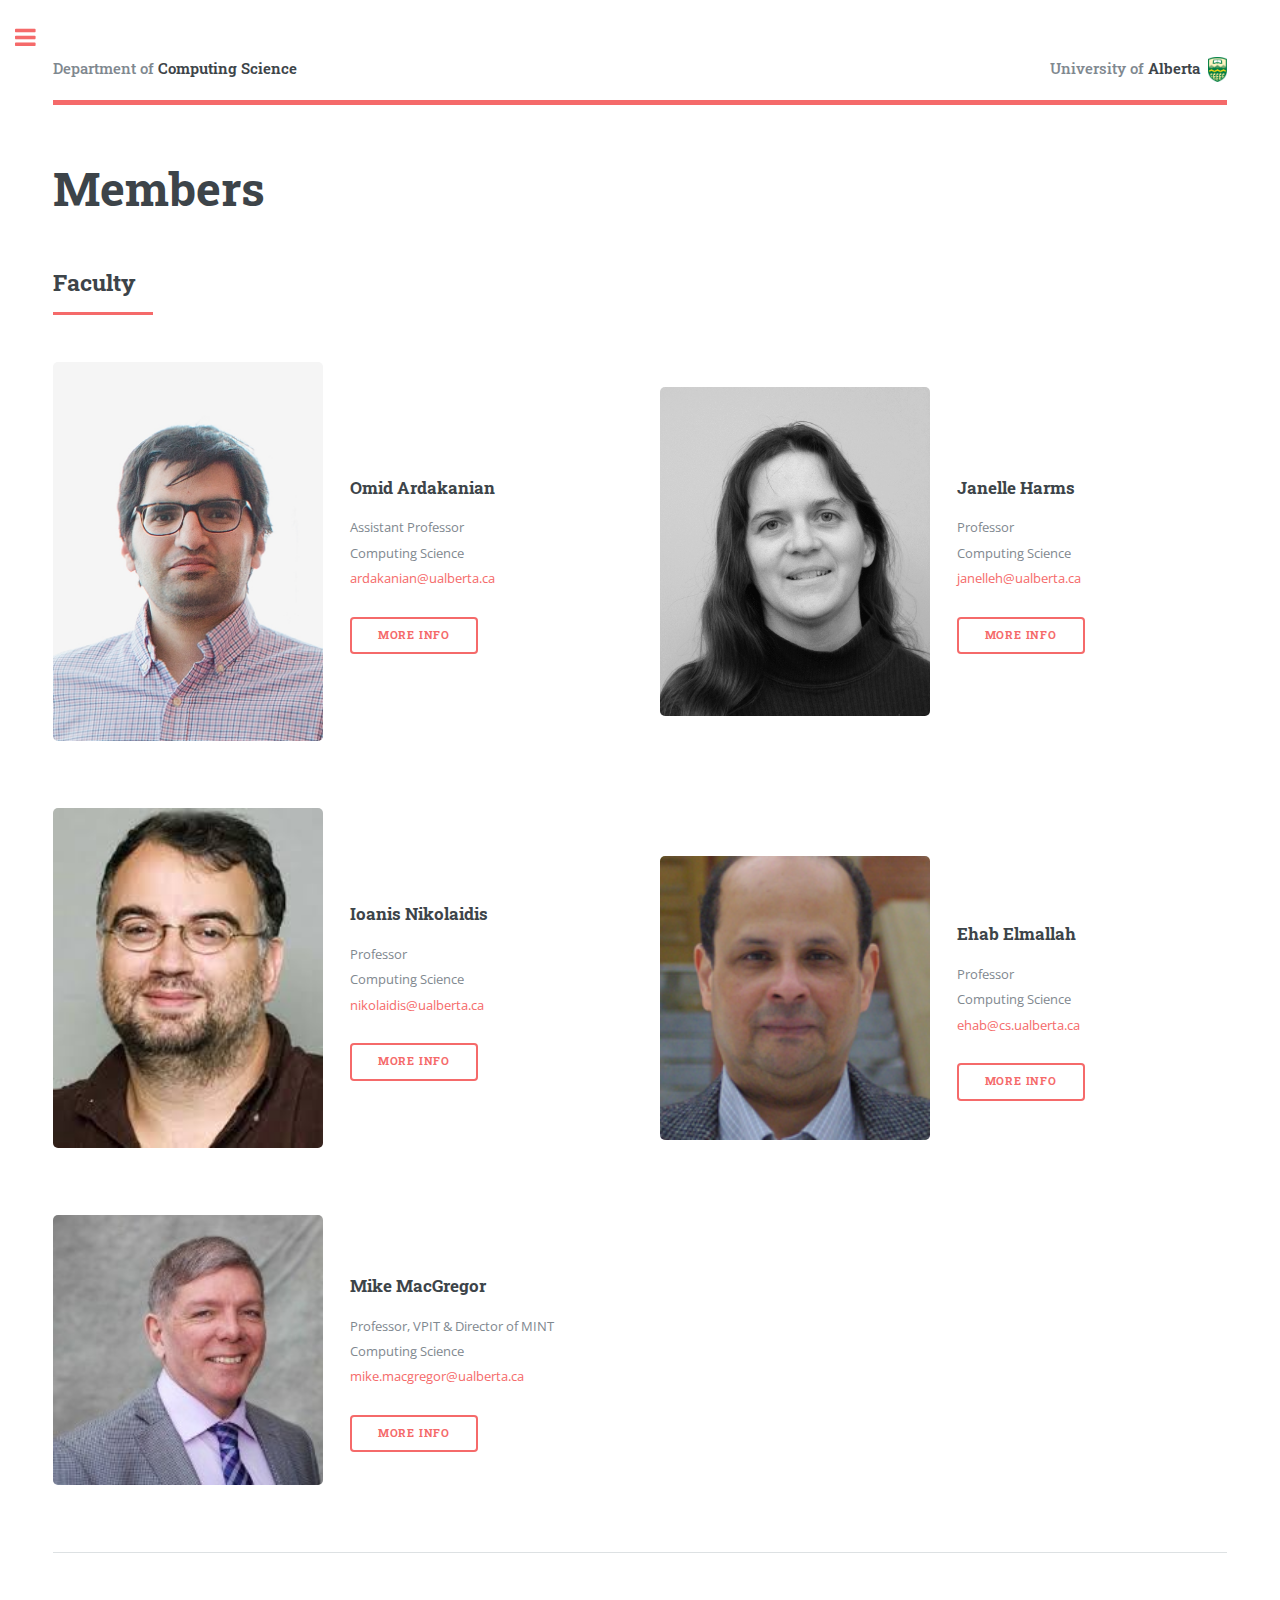
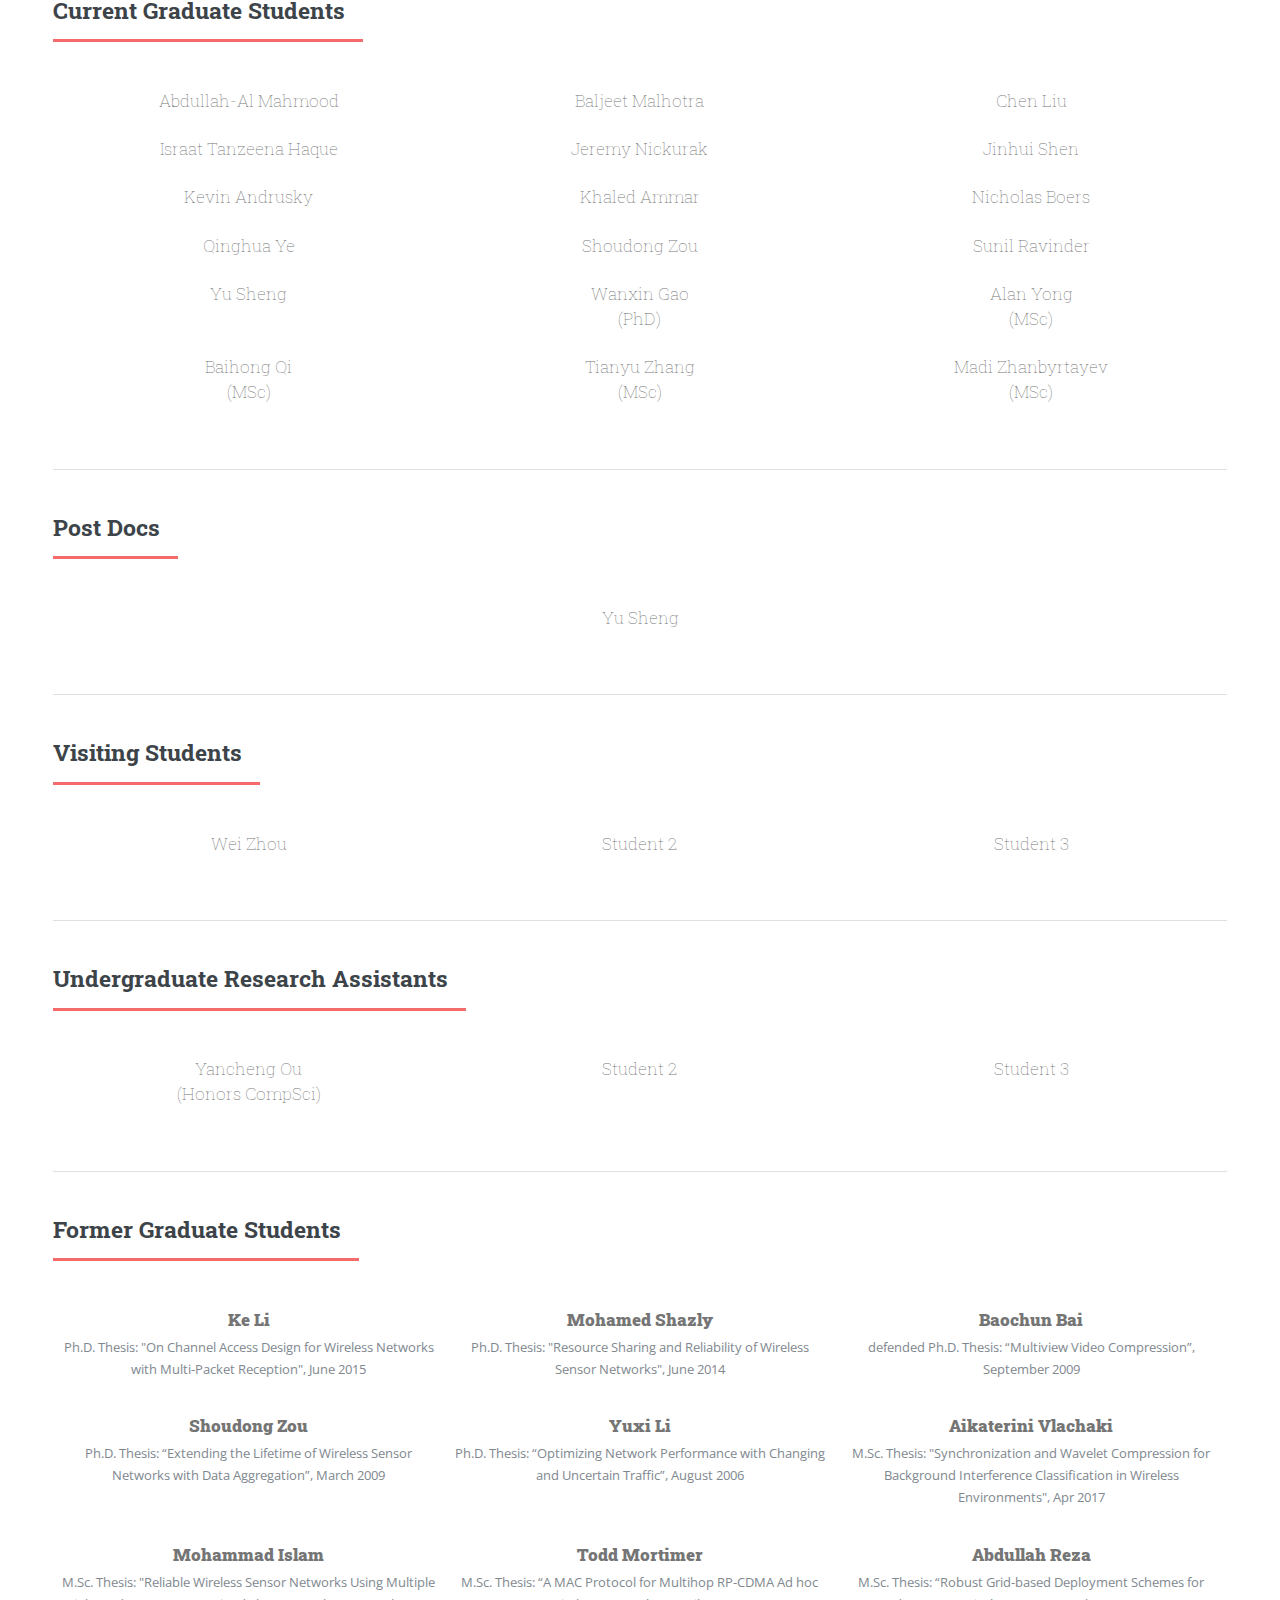
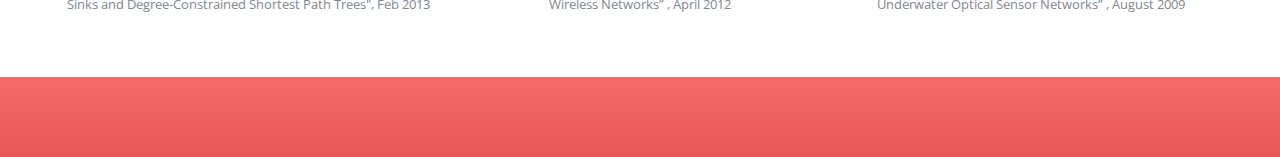
<file: members.html>
<!DOCTYPE HTML>
<!--
	Editorial by HTML5 UP
	html5up.net | @ajlkn
	Free for personal and commercial use under the CCA 3.0 license (html5up.net/license)
-->
<html>

<head>
    <title> Members </title>
    <meta charset="utf-8" />
    <meta name="viewport" content="width=device-width, initial-scale=1, user-scalable=no" />
    <link rel="stylesheet" href="assets/css/main.css" />
    <link rel="stylesheet" href="assets/css/custom.css" />
</head>

<body class="is-preload">

    <!-- Wrapper -->
    <div id="wrapper">

        <!-- Main -->
        <div id="main">
            <div class="inner">

                <!-- Header -->
                <header class="custom-header">

                    <div><a href="https://www.ualberta.ca/computing-science/" class="logo "> Department of <strong> Computing Science </strong></a></div>
                    <div> <a href="https://www.ualberta.ca/" class="logo "> University of <strong>Alberta </strong>                       
                        <img class="header-logo" src="images/logo.png" /> </a>
                    </div>

                </header>

                <!-- Content -->
                <section>
                    <header class="main">
                        <h1> Members </h1>
                    </header>

                    <!-- Section -->
                    <section>
                        <header class="major">
                            <h2> Faculty </h2>
                        </header>
                        <div class="features">
                            <article>
                                <span class="image fit custom-mem-img"> <img src="images/faculty/ardakanian.jpg"></span>
                                <div class="content custom-mem-txt">
                                    <h3> Omid Ardakanian </h3>
                                    <p> Assistant Professor </p>
                                    <p> Computing Science </p>
                                    <a class="custom-email"> ardakanian@ualberta.ca </a>

                                    <a href="http://webdocs.cs.ualberta.ca/~oardakan/" class="button custom-width-med"> More Info </a>
                                </div>
                            </article>
                            <article>
                                <span class="image fit custom-mem-img"> <img src="images/faculty/harms.jpg"></span>
                                <div class="content custom-mem-txt">
                                    <h3> Janelle Harms </h3>
                                    <p> Professor </p>
                                    <p> Computing Science </p>
                                    <a class="custom-email"> janelleh@ualberta.ca </a>

                                    <a href="https://webdocs.cs.ualberta.ca/~harms/" class="button custom-width-med"> More Info </a>
                                </div>
                            </article>
                            <article>
                                <span class="image fit custom-mem-img"> <img src="images/faculty/nikolaidis.jpeg"></span>
                                <div class="content custom-mem-txt">
                                    <h3>Ioanis Nikolaidis</h3>
                                    <p> Professor </p>
                                    <p> Computing Science </p>
                                    <a class="custom-email"> nikolaidis@ualberta.ca </a>

                                    <a href="http://webdocs.cs.ualberta.ca/~yannis/" class="button custom-width-med"> More Info </a>
                                </div>
                            </article>
                            <article>
                                <span class="image fit custom-mem-img"> <img src="images/faculty/elmallah.png"></span>
                                <div class="content custom-mem-txt">
                                    <h3> Ehab Elmallah </h3>
                                    <p> Professor </p>
                                    <p> Computing Science </p>
                                    <a class="custom-email"> ehab@cs.ualberta.ca </a>

                                    <a href="https://webdocs.cs.ualberta.ca/~ehab/" class="button custom-width-med"> More Info </a>
                                </div>
                            </article>
                            
                            <article>
                                <span class="image fit custom-mem-img"> <img src="images/faculty/macgregor.jpg"></span>
                                <div class="content custom-mem-txt">
                                    <h3>Mike MacGregor</h3>
                                    <p> Professor, VPIT & Director of MINT </p>
                                    <p> Computing Science </p>
                                    <a class="custom-email"> mike.macgregor@ualberta.ca </a>


                                    <a href="https://webdocs.cs.ualberta.ca/~macg/" class="button custom-width-med"> More Info </a>
                                </div>
                            </article>
                            
                        </div>
                    </section>

                    <hr class="major" />


                    <!-- GRADUATE STUDENTS -->
                    <section>
                        <header class="major">
                            <h2> Current Graduate Students </h2>
                        </header>

                        <div class="custom-mem-box center">
                            <div>
                                <h3><a href="#"> Abdullah-Al Mahmood </a></h3>
                            </div>

                            <div>
                                <h3><a href="#"> Baljeet Malhotra </a></h3>
                            </div>

                            <div>
                                <h3><a href="#"> Chen Liu </a></h3>
                            </div>

                            <div>
                                <h3><a href="#"> Israat Tanzeena Haque </a></h3>
                            </div>

                            <div>
                                <h3><a href="#"> Jeremy Nickurak  </a></h3>
                            </div>

                            <div>
                                <h3><a href="#">Jinhui Shen  </a></h3>
                            </div>

                            <div>
                                <h3><a href="#">Kevin Andrusky </a></h3>
                            </div>
                            <div>
                                <h3><a href="#">Khaled Ammar  </a></h3>
                            </div>

                            <div>
                                <h3><a href="#"> Nicholas Boers </a></h3>
                            </div>

                            <div>
                                <h3> <a href="#"> Qinghua Ye </a> </h3>
                            </div>

                            <div>
                                <h3><a href="#"> Shoudong Zou  </a></h3>
                            </div>

                            <div>
                                <h3><a href="#"> Sunil Ravinder</a></h3>
                            </div>

                            <div>
                                <h3><a href="#"> Yu Sheng </a></h3>
                            </div>

                            <div>
                                <h3> Wanxin Gao <br /> (PhD) </h3>
                            </div>

                            <div>
                                <h3> Alan Yong <br /> (MSc) </h3>
                            </div>

                            <div>
                                <h3> Baihong Qi <br /> (MSc)
                                </h3>
                            </div>
                            
                            <div>
                                <h3> Tianyu Zhang <br /> (MSc) </h3>
                            </div>
                            
                            <div>
                                <h3> Madi Zhanbyrtayev <br /> (MSc) </h3>
                            </div>
                            
                        </div>
                    </section>

                    <hr class="major" />


                    <!-- POST DOCS -->
                    <section>
                        <header class="major">
                            <h2> Post Docs </h2>
                        </header>

                        <div class="custom-mem-box">
                            <div>
                                <h3><a href="#"> Yu Sheng </a></h3>
                            </div>
                            
                    
                        </div>

                    </section>

                    <hr class="major" />

                    <!-- Visiting Students -->
                    <section>
                        <header class="major">
                            <h2> Visiting Students </h2>
                        </header>

                        <div class="custom-mem-box">
                            <div>
                                <h3><a href="#"> Wei Zhou </a></h3>
                            </div>

                            <div>
                                <h3><a href="#"> Student 2 </a></h3>
                            </div>

                            <div>
                                <h3><a href="#"> Student 3 </a></h3>
                            </div>
                        </div>

                    </section>

                    <hr class="major" />

                    <!-- URAs -->
                    <section>
                        <header class="major">
                            <h2> Undergraduate Research Assistants </h2>
                        </header>

                        <div class="custom-mem-box">
                            <div>
                                <h3><a href="#"> Yancheng Ou <br /> (Honors CompSci) </a></h3>
                            </div>

                            <div>
                                <h3><a href="#"> Student 2 </a></h3>
                            </div>

                            <div>
                                <h3><a href="#"> Student 3 </a></h3>
                            </div>
                        </div>

                    </section>

                    <hr class="major" />

                    <!-- Former Graduate Students -->
                    <section>
                        <header class="major">
                            <h2> Former Graduate Students </h2>
                        </header>

                        <div class="custom-mem-box">

                            <div class="custom-former-graduate-box">
                                <h3><a href="#"> Ke Li </a></h3>
                                <p>Ph.D. Thesis: "On Channel Access Design for Wireless Networks with Multi-Packet Reception", June 2015</p>
                            </div>

                            <div class="custom-former-graduate-box">
                                <h3><a href="#"> Mohamed Shazly </a></h3>
                                <p>Ph.D. Thesis: "Resource Sharing and Reliability of Wireless Sensor Networks", June 2014 </p>
                            </div>

                            <div class="custom-former-graduate-box">
                                <h3><a href="#"> Baochun Bai </a></h3>
                                <p> defended Ph.D. Thesis: “Multiview Video Compression”, September 2009 </p>
                            </div>

                            <div class="custom-former-graduate-box">
                                <h3><a href="#"> Shoudong Zou </a></h3>
                                <p> Ph.D. Thesis: “Extending the Lifetime of Wireless Sensor Networks with Data Aggregation”, March 2009 </p>
                            </div>

                            <div class="custom-former-graduate-box">
                                <h3><a href="#"> Yuxi Li </a></h3>
                                <p> Ph.D. Thesis: “Optimizing Network Performance with Changing and Uncertain Traffic”, August 2006 </p>
                            </div>

                            <div class="custom-former-graduate-box">
                                <h3><a href="#"> Aikaterini Vlachaki </a></h3>
                                <p> M.Sc. Thesis: "Synchronization and Wavelet Compression for Background Interference Classification in Wireless Environments", Apr 2017 </p>
                            </div>

                            <div class="custom-former-graduate-box">
                                <h3><a href="#"> Mohammad Islam </a></h3>
                                <p> M.Sc. Thesis: "Reliable Wireless Sensor Networks Using Multiple Sinks and Degree-Constrained Shortest Path Trees", Feb 2013 </p>
                            </div>

                            <div class="custom-former-graduate-box">
                                <h3><a href="#"> Todd Mortimer </a></h3>
                                <p> M.Sc. Thesis: “A MAC Protocol for Multihop RP-CDMA Ad hoc Wireless Networks” , April 2012 </p>
                            </div>


                            <div class="custom-former-graduate-box">
                                <h3><a href="#"> Abdullah Reza </a></h3>
                                <p> M.Sc. Thesis: “Robust Grid-based Deployment Schemes for Underwater Optical Sensor Networks” , August 2009 </p>
                            </div>



                        </div>

                    </section>

                </section>

            </div>
            <div class="custom-page-ending"> </div>
        </div>

        <!-- Sidebar -->
        <div id="sidebar">
            <div class="inner">

                <!-- Menu -->
                <nav id="menu">
                    <header class="major">
                        <h2>Menu</h2>
                    </header>
                    <ul>
                        <li><a href="index.html">Homepage</a></li>

                        <li>
                            <span class="opener"> Publications </span>
                            <ul>
                                <li><a href="journals.html"> Journals </a></li>
                                <li><a href="conferences.html"> Conferences </a></li>
                            </ul>
                        </li>

                        <li>
                            <span class="opener"> Projects </span>
                            <ul>
                                <li><a href="projects.html"> Project 1 name </a></li>
                                <li><a href="projects.html"> Project 2 name</a></li>
                                <li><a href="projects.html"> Project 3 name</a></li>
                            </ul>
                        </li>
                        <li><a href="courses.html">Courses</a></li>
                        <li><a href="members.html">Members</a></li>
                        <li><a href="prospective_students.html">Prospective Students</a></li>
                        <li><a class="custom-disabled-nav-link" href="#">Events</a></li>
                    </ul>
                </nav>

                <!-- Section -->
                <section>
                    <header class="major">
                        <h2>Get in touch</h2>
                    </header>
                    <p> A brief description Sed varius enim lorem ullamcorper dolore aliquam aenean ornare velit lacus, ac varius enim lorem ullamcorper dolore. Proin sed aliquam facilisis ante interdum. Sed nulla amet lorem feugiat tempus aliquam.</p>
                    <ul class="contact">
                        <li class="fa-envelope-o"><a href="#">information@untitled.tld</a></li>
                        <li class="fa-phone">(000) 000-0000</li>
                    </ul>
                </section>

                <!-- Footer -->
                <footer id="footer">
                    <p class="copyright">&copy; Untitled. All rights reserved. Design: <a href="https://html5up.net">HTML5 UP</a>.</p>
                </footer>

            </div>
        </div>


    </div>

    <!-- Scripts -->
    <script src="assets/js/jquery.min.js"></script>
    <script src="assets/js/browser.min.js"></script>
    <script src="assets/js/breakpoints.min.js"></script>
    <script src="assets/js/util.js"></script>
    <script src="assets/js/main.js"></script>

</body>

</html>
</file>
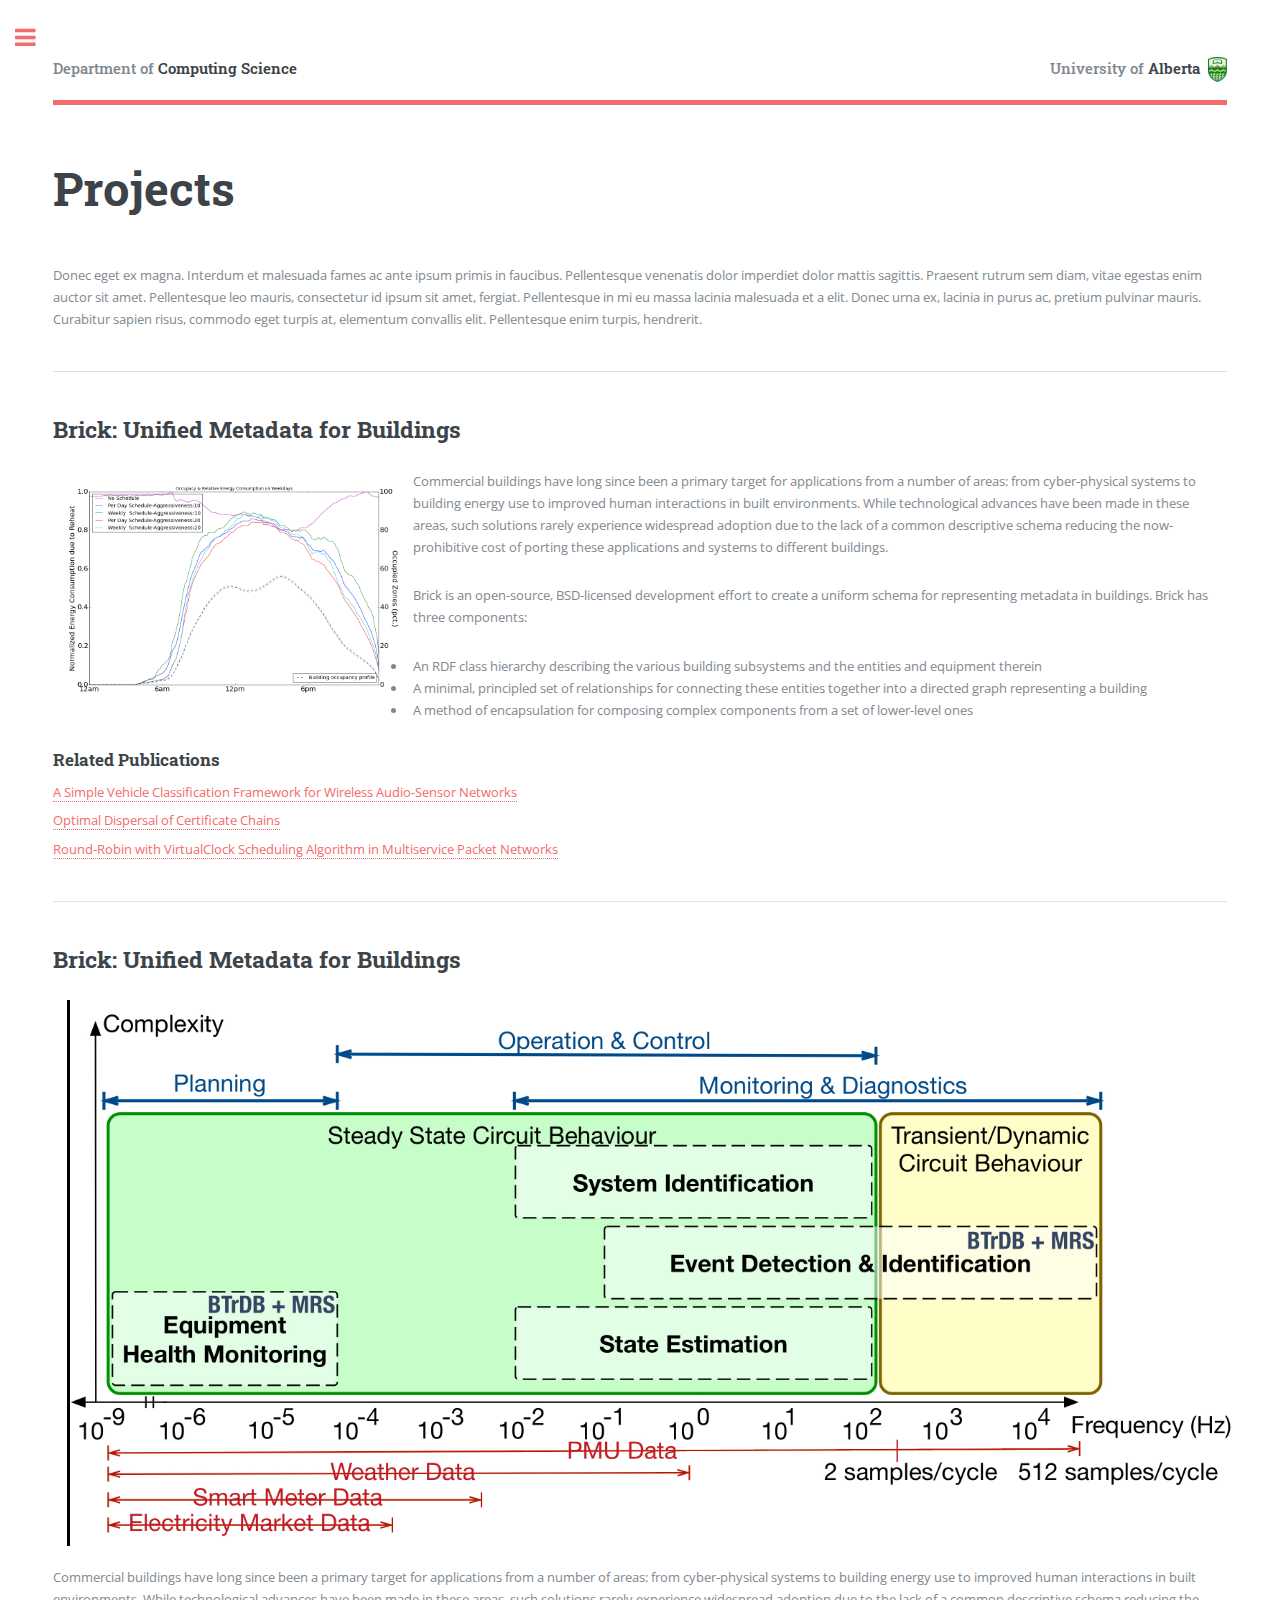
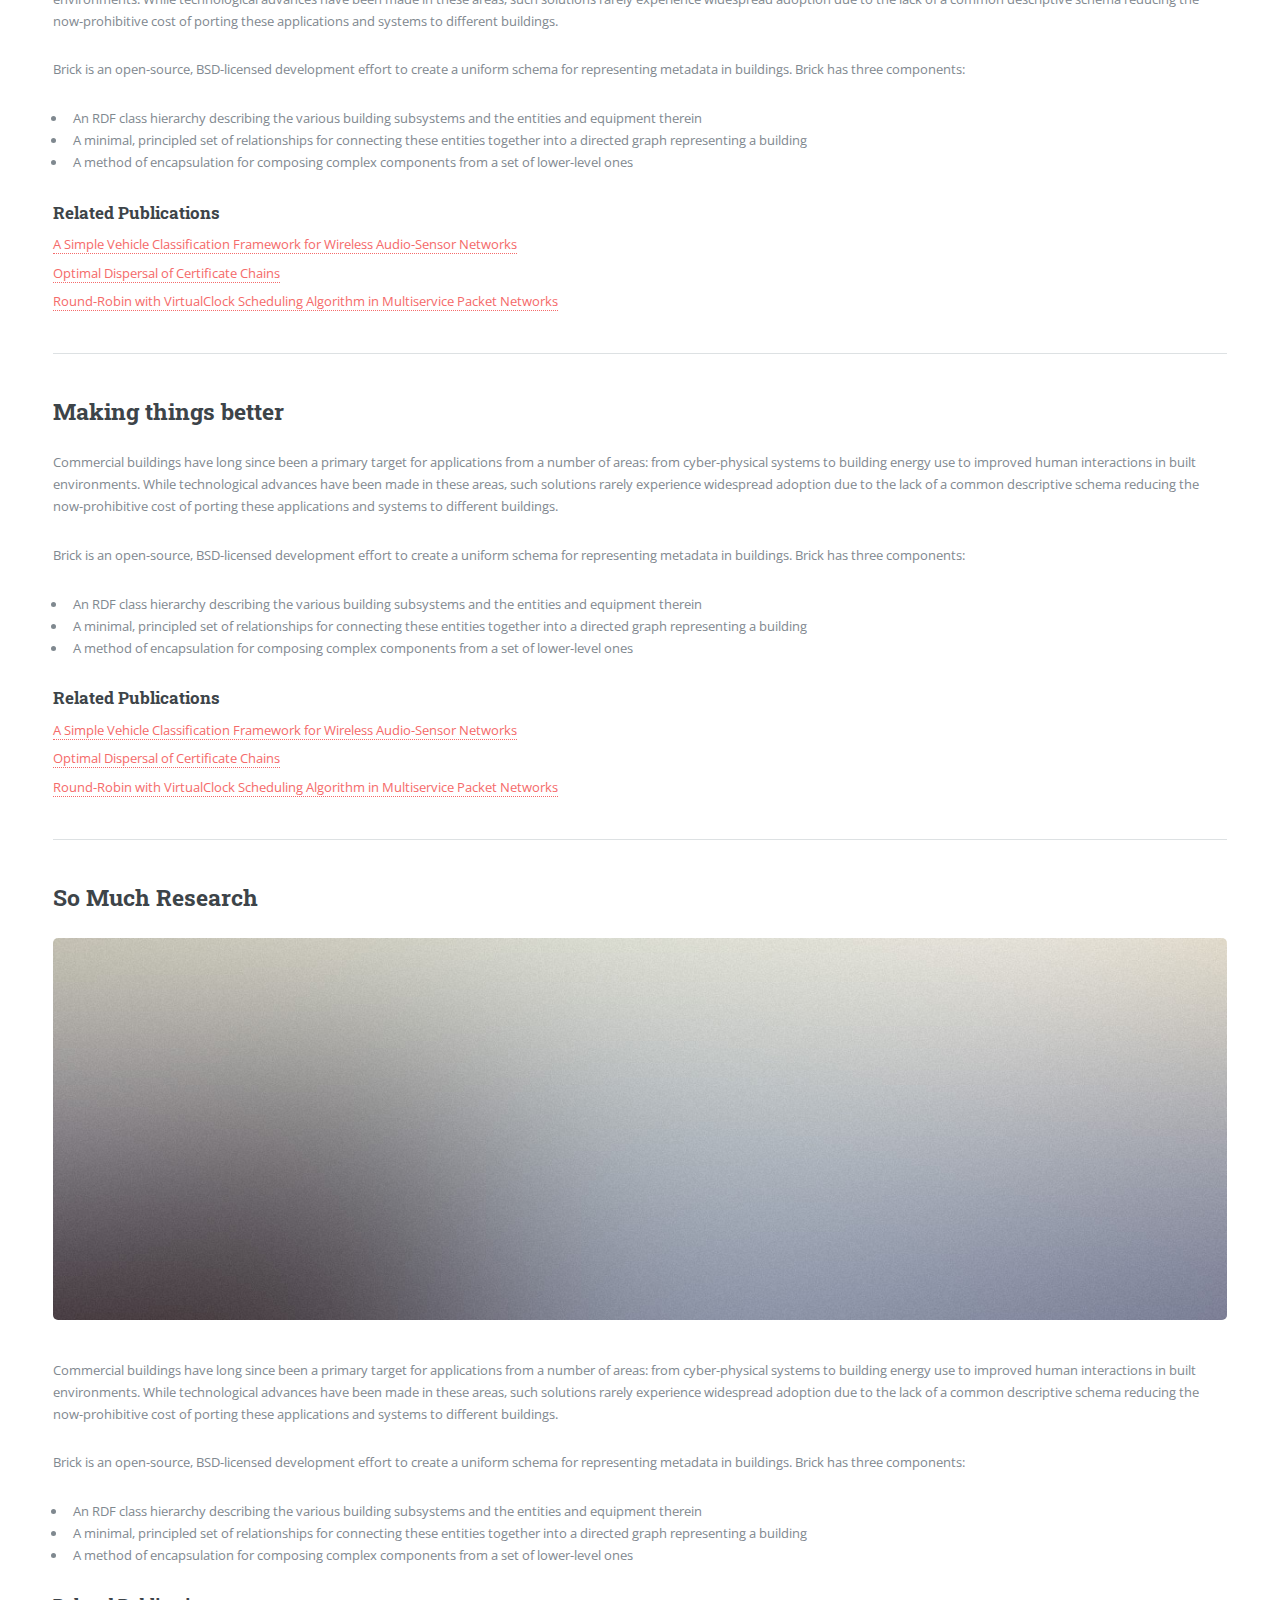
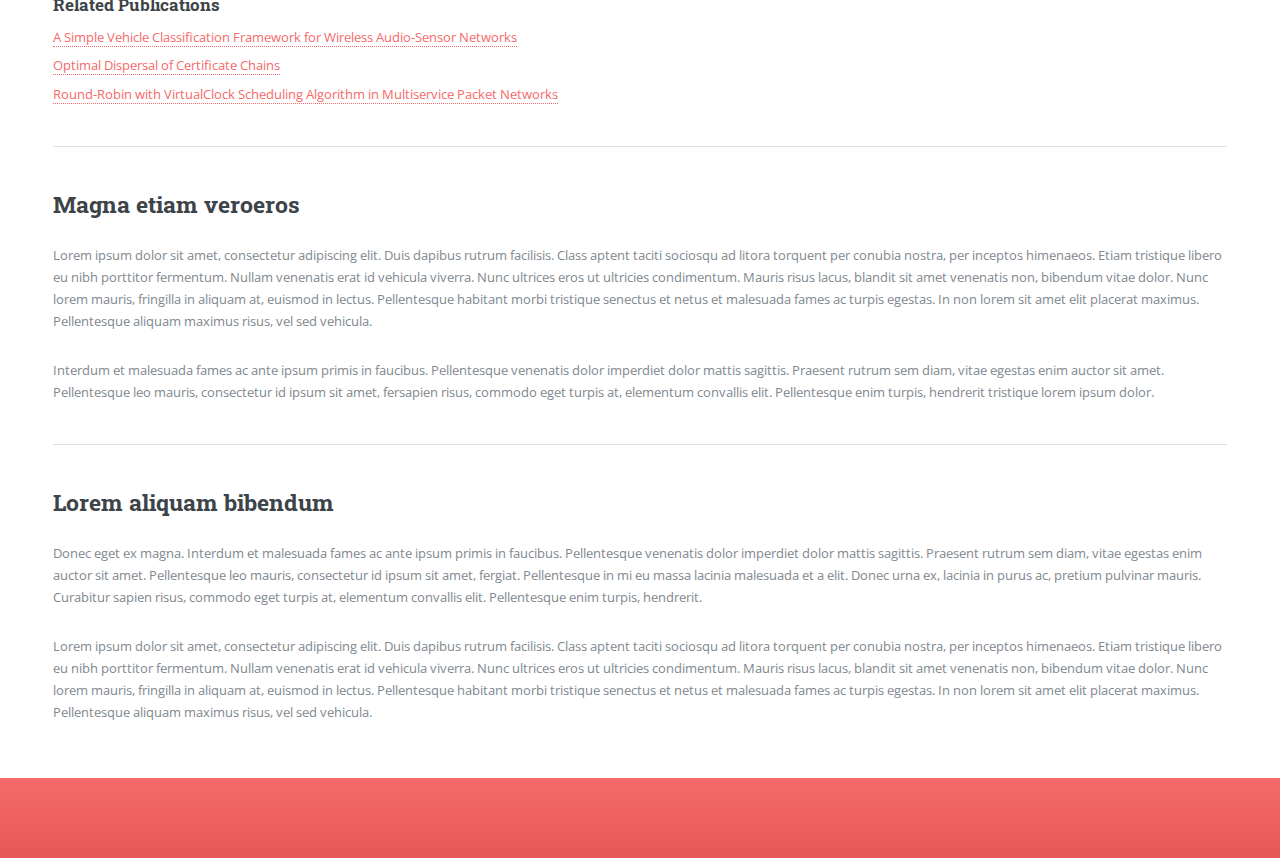
<file: projects.html>
<!DOCTYPE HTML>
<!--
	Editorial by HTML5 UP
	html5up.net | @ajlkn
	Free for personal and commercial use under the CCA 3.0 license (html5up.net/license)
-->
<html>

<head>
    <title> Projects </title>
    <meta charset="utf-8" />
    <meta name="viewport" content="width=device-width, initial-scale=1, user-scalable=no" />
    <link rel="stylesheet" href="assets/css/main.css" />
        <link rel="stylesheet" href="assets/css/custom.css" />
</head>

<body class="is-preload">

    <!-- Wrapper -->
    <div id="wrapper">

        <!-- Main -->
        <div id="main">
            <div class="inner">

                <!-- Header -->
                <header class="custom-header">
                    
                    <div><a href="https://www.ualberta.ca/computing-science/" class="logo "> Department of <strong> Computing Science </strong></a></div>
                    <div> <a href="https://www.ualberta.ca/" class="logo "> University of <strong>Alberta </strong>                       
                        <img class="header-logo" src="images/logo.png" /> </a>
                    </div>                    
                   
                </header>
                <!-- Content -->
                <section>
                    <header class="main">
                        <h1>Projects</h1>
                    </header>

          

                    <p>Donec eget ex magna. Interdum et malesuada fames ac ante ipsum primis in faucibus. Pellentesque venenatis dolor imperdiet dolor mattis sagittis. Praesent rutrum sem diam, vitae egestas enim auctor sit amet. Pellentesque leo mauris, consectetur id ipsum sit amet, fergiat. Pellentesque in mi eu massa lacinia malesuada et a elit. Donec urna ex, lacinia in purus ac, pretium pulvinar mauris. Curabitur sapien risus, commodo eget turpis at, elementum convallis elit. Pellentesque enim turpis, hendrerit.</p>

                    <hr class="major" />

                    <h2>Brick: Unified Metadata for Buildings</h2>
                    
                   
                    <div class="custom-project-img-1"> <img width="100%"  src="images/projects/current_vs_best_practice.png"></div>
                    
                        
                    <p>Commercial buildings have long since been a primary target for applications from a number of areas: from cyber-physical systems to building energy use to improved human interactions in built environments. While technological advances have been made in these areas, such solutions rarely experience widespread adoption due to the lack of a common descriptive schema reducing the now-prohibitive cost of porting these applications and systems to different buildings.</p>
                            
                    
                    
                    <p>Brick is an open-source, BSD-licensed development effort to create a uniform schema for representing metadata in buildings. Brick has three components:</p>
                    
                    <ul>
                        <li>
                            An RDF class hierarchy describing the various building subsystems and the entities and equipment therein
                        </li>
                        
                        <li>
                            A minimal, principled set of relationships for connecting these entities together into a directed graph representing a building
                        </li>
                        
                        <li>
                            A method of encapsulation for composing complex components from a set of lower-level ones
                        </li>
                    </ul>
                   
                    
                    <h3 class="custom-close-paragraphs"> Related Publications </h3>
                    <p class="custom-close-paragraphs"> <a href="journals.html#2017-3"> A Simple Vehicle Classification Framework for Wireless Audio-Sensor Networks </a></p>
                    <p class="custom-close-paragraphs"> <a href="journals.html#2007-3"> Optimal Dispersal of Certificate Chains </a></p>
                    <p class="custom-close-paragraphs"> <a href="journals.html#2006-2"> Round-Robin with VirtualClock Scheduling Algorithm in Multiservice Packet Networks </a></p>
                    
                    <hr class="major" /> 

                    <h2>Brick: Unified Metadata for Buildings</h2>
                    
                    <div class="custom-project-img-2"> <img width="100%" src="images/projects/apps.jpg"></div>
                    
                    <p>Commercial buildings have long since been a primary target for applications from a number of areas: from cyber-physical systems to building energy use to improved human interactions in built environments. While technological advances have been made in these areas, such solutions rarely experience widespread adoption due to the lack of a common descriptive schema reducing the now-prohibitive cost of porting these applications and systems to different buildings.</p>
                    
                    <p>Brick is an open-source, BSD-licensed development effort to create a uniform schema for representing metadata in buildings. Brick has three components:</p>
                    
                    <ul>
                        <li>
                            An RDF class hierarchy describing the various building subsystems and the entities and equipment therein
                        </li>
                        
                        <li>
                            A minimal, principled set of relationships for connecting these entities together into a directed graph representing a building
                        </li>
                        
                        <li>
                            A method of encapsulation for composing complex components from a set of lower-level ones
                        </li>
                    </ul>
                   
                    
                    <h3 class="custom-close-paragraphs"> Related Publications </h3>
                    <p class="custom-close-paragraphs"> <a href="journals.html#2017-3"> A Simple Vehicle Classification Framework for Wireless Audio-Sensor Networks </a></p>
                    <p class="custom-close-paragraphs"> <a href="journals.html#2007-3"> Optimal Dispersal of Certificate Chains </a></p>
                    <p class="custom-close-paragraphs"> <a href="journals.html#2006-2"> Round-Robin with VirtualClock Scheduling Algorithm in Multiservice Packet Networks </a></p>
                    
                    <hr class="major" />
                    
                    <h2> Making things better</h2>
                    <p>Commercial buildings have long since been a primary target for applications from a number of areas: from cyber-physical systems to building energy use to improved human interactions in built environments. While technological advances have been made in these areas, such solutions rarely experience widespread adoption due to the lack of a common descriptive schema reducing the now-prohibitive cost of porting these applications and systems to different buildings.</p>
                    
                    <p>Brick is an open-source, BSD-licensed development effort to create a uniform schema for representing metadata in buildings. Brick has three components:</p>
                    
                    <ul>
                        <li>
                            An RDF class hierarchy describing the various building subsystems and the entities and equipment therein
                        </li>
                        
                        <li>
                            A minimal, principled set of relationships for connecting these entities together into a directed graph representing a building
                        </li>
                        
                        <li>
                            A method of encapsulation for composing complex components from a set of lower-level ones
                        </li>
                    </ul>
                   
                    
                    <h3 class="custom-close-paragraphs"> Related Publications </h3>
                    <p class="custom-close-paragraphs"> <a href="journals.html#2017-3"> A Simple Vehicle Classification Framework for Wireless Audio-Sensor Networks </a></p>
                    <p class="custom-close-paragraphs"> <a href="journals.html#2007-3"> Optimal Dispersal of Certificate Chains </a></p>
                    <p class="custom-close-paragraphs"> <a href="journals.html#2006-2"> Round-Robin with VirtualClock Scheduling Algorithm in Multiservice Packet Networks </a></p>
                    
                    <hr class="major" />
                    
                    <h2>So Much Research </h2>
                    
                    <span class="image main"> <img src="images/pic11.jpg"> </span>
                        
                    <p>Commercial buildings have long since been a primary target for applications from a number of areas: from cyber-physical systems to building energy use to improved human interactions in built environments. While technological advances have been made in these areas, such solutions rarely experience widespread adoption due to the lack of a common descriptive schema reducing the now-prohibitive cost of porting these applications and systems to different buildings.</p>
                    
                    <p>Brick is an open-source, BSD-licensed development effort to create a uniform schema for representing metadata in buildings. Brick has three components:</p>
                    
                    <ul>
                        <li>
                            An RDF class hierarchy describing the various building subsystems and the entities and equipment therein
                        </li>
                        
                        <li>
                            A minimal, principled set of relationships for connecting these entities together into a directed graph representing a building
                        </li>
                        
                        <li>
                            A method of encapsulation for composing complex components from a set of lower-level ones
                        </li>
                    </ul>
                   
                    
                    <h3 class="custom-close-paragraphs"> Related Publications </h3>
                    <p class="custom-close-paragraphs"> <a href="journals.html#2017-3"> A Simple Vehicle Classification Framework for Wireless Audio-Sensor Networks </a></p>
                    <p class="custom-close-paragraphs"> <a href="journals.html#2007-3"> Optimal Dispersal of Certificate Chains </a></p>
                    <p class="custom-close-paragraphs"> <a href="journals.html#2006-2"> Round-Robin with VirtualClock Scheduling Algorithm in Multiservice Packet Networks </a></p>
                    
                    <hr class="major" />
                    <h2>Magna etiam veroeros</h2>
                    <p>Lorem ipsum dolor sit amet, consectetur adipiscing elit. Duis dapibus rutrum facilisis. Class aptent taciti sociosqu ad litora torquent per conubia nostra, per inceptos himenaeos. Etiam tristique libero eu nibh porttitor fermentum. Nullam venenatis erat id vehicula viverra. Nunc ultrices eros ut ultricies condimentum. Mauris risus lacus, blandit sit amet venenatis non, bibendum vitae dolor. Nunc lorem mauris, fringilla in aliquam at, euismod in lectus. Pellentesque habitant morbi tristique senectus et netus et malesuada fames ac turpis egestas. In non lorem sit amet elit placerat maximus. Pellentesque aliquam maximus risus, vel sed vehicula.</p>
                    <p>Interdum et malesuada fames ac ante ipsum primis in faucibus. Pellentesque venenatis dolor imperdiet dolor mattis sagittis. Praesent rutrum sem diam, vitae egestas enim auctor sit amet. Pellentesque leo mauris, consectetur id ipsum sit amet, fersapien risus, commodo eget turpis at, elementum convallis elit. Pellentesque enim turpis, hendrerit tristique lorem ipsum dolor.</p>

                    <hr class="major" />

                    <h2>Lorem aliquam bibendum</h2>
                    <p>Donec eget ex magna. Interdum et malesuada fames ac ante ipsum primis in faucibus. Pellentesque venenatis dolor imperdiet dolor mattis sagittis. Praesent rutrum sem diam, vitae egestas enim auctor sit amet. Pellentesque leo mauris, consectetur id ipsum sit amet, fergiat. Pellentesque in mi eu massa lacinia malesuada et a elit. Donec urna ex, lacinia in purus ac, pretium pulvinar mauris. Curabitur sapien risus, commodo eget turpis at, elementum convallis elit. Pellentesque enim turpis, hendrerit.</p>
                    <p>Lorem ipsum dolor sit amet, consectetur adipiscing elit. Duis dapibus rutrum facilisis. Class aptent taciti sociosqu ad litora torquent per conubia nostra, per inceptos himenaeos. Etiam tristique libero eu nibh porttitor fermentum. Nullam venenatis erat id vehicula viverra. Nunc ultrices eros ut ultricies condimentum. Mauris risus lacus, blandit sit amet venenatis non, bibendum vitae dolor. Nunc lorem mauris, fringilla in aliquam at, euismod in lectus. Pellentesque habitant morbi tristique senectus et netus et malesuada fames ac turpis egestas. In non lorem sit amet elit placerat maximus. Pellentesque aliquam maximus risus, vel sed vehicula.</p>

                </section>

            </div>
            <div class="custom-page-ending"> </div>
        </div>

        <!-- Sidebar -->
        <div id="sidebar">
            <div class="inner">
                
                <!-- Menu -->
                <nav id="menu">
                    <header class="major">
                        <h2>Menu</h2>
                    </header>
                    <ul>
                        <li><a href="index.html">Homepage</a></li>
                        
                        <li>
                            <span class="opener"> Publications </span>
                            <ul>
                                <li><a href="journals.html"> Journals </a></li>
                                <li><a href="conferences.html"> Conferences </a></li>
                            </ul>
                        </li>

                        <li>
                            <span class="opener"> Projects </span>
                            <ul>
                                <li><a href="projects.html"> Project 1 name </a></li>
                                <li><a href="projects.html"> Project 2 name</a></li>
                                <li><a href="projects.html"> Project 3 name</a></li>
                            </ul>
                        </li>
                        <li><a href="courses.html">Courses</a></li>
                        <li><a href="members.html">Members</a></li>
                        <li><a href="prospective_students.html">Prospective Students</a></li>
                        <li><a class="custom-disabled-nav-link" href="#">Events</a></li>
                    </ul>
                </nav>

                <!-- Section -->
                <section>
                    <header class="major">
                        <h2>Get in touch</h2>
                    </header>
                    <p> A brief description Sed varius enim lorem ullamcorper dolore aliquam aenean ornare velit lacus, ac varius enim lorem ullamcorper dolore. Proin sed aliquam facilisis ante interdum. Sed nulla amet lorem feugiat tempus aliquam.</p>
                    <ul class="contact">
                        <li class="fa-envelope-o"><a href="#">information@untitled.tld</a></li>
                        <li class="fa-phone">(000) 000-0000</li>
                    </ul>
                </section>

                <!-- Footer -->
                <footer id="footer">
                    <p class="copyright">&copy; Untitled. All rights reserved. Design: <a href="https://html5up.net">HTML5 UP</a>.</p>
                </footer>

            </div>
        </div>


    </div>

    <!-- Scripts -->
    <script src="assets/js/jquery.min.js"></script>
    <script src="assets/js/browser.min.js"></script>
    <script src="assets/js/breakpoints.min.js"></script>
    <script src="assets/js/util.js"></script>
    <script src="assets/js/main.js"></script>

</body>

</html>
</file>
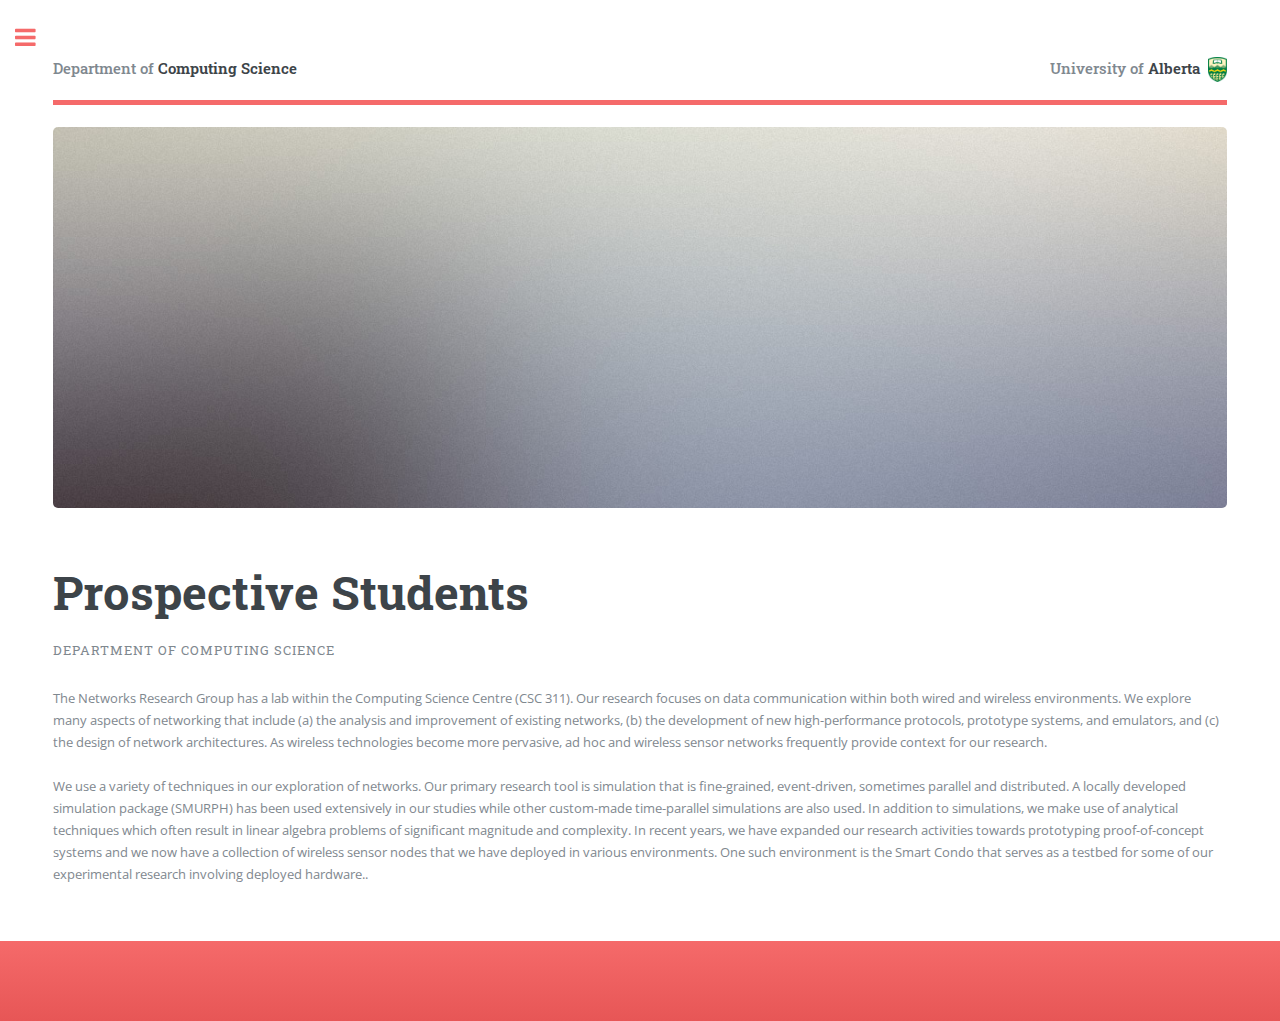
<file: prospective_students.html>
<!DOCTYPE HTML>
<!--
	Editorial by HTML5 UP
	html5up.net | @ajlkn
	Free for personal and commercial use under the CCA 3.0 license (html5up.net/license)
-->
<html>

<head>
    <title> Home </title>
    <meta charset="utf-8" />
    <meta name="viewport" content="width=device-width, initial-scale=1, user-scalable=no" />
    <link rel="stylesheet" href="assets/css/main.css" />
    <link rel="stylesheet" href="assets/css/custom.css" />
</head>

<body class="is-preload">

    <!-- Wrapper -->
    <div id="wrapper">

        <!-- Main -->
        <div id="main">
            <div class="inner">

                <!-- Header -->
                <header class="custom-header">

                    <div><a href="https://www.ualberta.ca/computing-science/" class="logo "> Department of <strong> Computing Science </strong></a></div>
                    <div> <a href="https://www.ualberta.ca/" class="logo "> University of <strong>Alberta </strong>                       
                        <img class="header-logo" src="images/logo.png" /> </a>
                    </div>

                </header>

                <!-- Banner -->

                <br>
                <span class="image object">
                <img style="width: 100%" src="images/pic11.jpg" alt="CSIS" />
				</span>

                <section id="banner">

                    <div class="content">
                        <header>
                            <h1> Prospective Students</h1>
                            <p> Department of Computing Science </p>
                        </header>
                        <p>
                            The Networks Research Group has a lab within the Computing Science Centre (CSC 311). Our research focuses on data communication within both wired and wireless environments. We explore many aspects of networking that include (a) the analysis and improvement of existing networks, (b) the development of new high-performance protocols, prototype systems, and emulators, and (c) the design of network architectures. As wireless technologies become more pervasive, ad hoc and wireless sensor networks frequently provide context for our research.

                            <br><br> We use a variety of techniques in our exploration of networks. Our primary research tool is simulation that is fine-grained, event-driven, sometimes parallel and distributed. A locally developed simulation package (SMURPH) has been used extensively in our studies while other custom-made time-parallel simulations are also used. In addition to simulations, we make use of analytical techniques which often result in linear algebra problems of significant magnitude and complexity. In recent years, we have expanded our research activities towards prototyping proof-of-concept systems and we now have a collection of wireless sensor nodes that we have deployed in various environments. One such environment is the Smart Condo that serves as a testbed for some of our experimental research involving deployed hardware..</p>

                      
                    </div>

                </section>

                
                
            </div>
            
            <div class="custom-page-ending"> </div>
        </div>

        <!-- Sidebar -->
        <div id="sidebar">
            <div class="inner">

                <!-- Menu -->
                <nav id="menu">
                    <header class="major">
                        <h2>Menu</h2>
                    </header>
                    <ul>
                        <li><a href="index.html">Homepage</a></li>

                        <li>
                            <span class="opener"> Publications </span>
                            <ul>
                                <li><a href="journals.html"> Journals </a></li>
                                <li><a href="conferences.html"> Conferences </a></li>
                            </ul>
                        </li>

                        <li>
                            <span class="opener"> Projects </span>
                            <ul>
                                <li><a href="projects.html"> Project 1 name </a></li>
                                <li><a href="projects.html"> Project 2 name</a></li>
                                <li><a href="projects.html"> Project 3 name</a></li>
                            </ul>
                        </li>
                        <li><a href="courses.html">Courses</a></li>
                        <li><a href="members.html">Members</a></li>
                        <li><a href="prospective_students.html">Prospective Students</a></li>
                        <li><a class="custom-disabled-nav-link" href="#">Events</a></li>
                    </ul>
                </nav>

                <!-- Section -->
                <section>
                    <header class="major">
                        <h2>Get in touch</h2>
                    </header>
                    <p> A brief description Sed varius enim lorem ullamcorper dolore aliquam aenean ornare velit lacus, ac varius enim lorem ullamcorper dolore. Proin sed aliquam facilisis ante interdum. Sed nulla amet lorem feugiat tempus aliquam.</p>
                    <ul class="contact">
                        <li class="fa-envelope-o"><a href="#">information@untitled.tld</a></li>
                        <li class="fa-phone">(000) 000-0000</li>
                    </ul>
                </section>

                <!-- Footer -->
                <footer id="footer">
                    <p class="copyright">&copy; Untitled. All rights reserved. Design: <a href="https://html5up.net">HTML5 UP</a>.</p>
                </footer>

            </div>
        </div>

    </div>

    <!-- Scripts -->
    <script src="assets/js/jquery.min.js"></script>
    <script src="assets/js/browser.min.js"></script>
    <script src="assets/js/breakpoints.min.js"></script>
    <script src="assets/js/util.js"></script>
    <script src="assets/js/main.js"></script>

</body>

</html>
</file>
<file: assets/css/custom.css>
* {
    /*    border: 1px solid black !important;*/
}

:root {
    --main-color: #f56a6a;
}

/* ----------- Nav ----------- */
.custom-disabled-nav-link {
    color: #909aa2 !important;    
}

.custom-disabled-nav-link:hover {
    color: #909aa2 !important;    
}

/* ----------- Index ----------- */

.banner {
    width: 100%;
    margin-top: 1em;
}

/* ----------- NEWS ----------- */

.news article {
    display: flex;
    margin-bottom: 2em;
    
    border-bottom: 1px solid #bab8bb;
}

.news article h3 {
    margin-bottom: 0;
}

.news-icon {
    width: 5em;
    margin-right: 1.5em;
    
}

/* ----------- Members ----------- */

.custom-mem-img {
    margin-right: 2em !important;
    align-items: flex-end;
    display: flex;
    
}

.custom-mem-img img {
    vertical-align: bottom !important;
}

.custom-mem-txt p {
    margin-bottom: 0.25em;

}

.custom-email {
    display: block;
    border: none;
    margin-bottom: 2em;
}

.custom-mem-box {
    display: flex;
    flex-wrap: wrap;
    justify-content: space-around;
}

.custom-mem-box h3 {
    color: #757575;
    font-weight: 100;
}

.custom-mem-box div {
    text-align: center;
    width: 32%;
    min-width: 200px;

/*    padding-right: 1em;*/
/*    margin-right: 0.5em;*/
    margin-bottom: 0.5em;

}

.custom-former-graduate-box {
    
}

.custom-former-graduate-box h3 {
    font-weight: 900;
    margin-bottom: 0.25em;    
}


/* ----------- Courses ----------- */

.custom-course-container {
    display: flex;
    flex-direction: column;
}

.custom-course-container .custom-btn, .custom-course-container .card {
    margin-bottom: 1.5em;
}

/* ----------- Publications ----------- */

.custom-pub-container h3 {
    margin-bottom: 0.5em;
}

[href$=".pdf"], [href$=".bib"], [href$=".ppt"] {
 border: none;
}

[href$=".pdf"]::after {    
  content: url('../../images/pdf_icon_small.png');
}

[href$=".bib"]::after {    
  content: url('../../images/bib_icon_small.png');
}

[href$=".ppt"]::after {    
  content: url('../../images/powerpoint_icon_small.png');
}



/* ----------- Header ----------- */

.custom-header {
    margin-top: 3em;
    padding: 1.3em 0em;
    border-bottom: var(--main-color) 5px solid;

    display: flex;
    justify-content: space-between;
}

.custom-header a {
    font-family: "Roboto Slab", serif;
    border: none;
    color: #7f888f;
    font-weight: 500;
    font-size: 1.1em;
}

.header-logo {
    float: right;
    margin-left: 0.5em;
    height: 25px !important;
}

/* ----------- Projects ----------- */

.custom-close-paragraphs {
    margin-bottom: 0.5em;
}

.custom-project-img-1 {
    float:left;
    width: 25em;
    overflow: hidden;
    margin: 1em;
}

.custom-project-img-2 {
    width: 100%;
    overflow: hidden;
    margin: 1em;
}



/* ----------- Other ----------- */

.no-border {
    border:none;
}

.custom-width-med {
    width: 12em;
}

.custom-page-ending {
    background: linear-gradient(var(--main-color), #e75656);
    width:100%;
    height: 6em;
}

/* ------------------- Arrow ---------------------- */

i {
    border: solid white;
    border-width: 0 3px 3px 0;
    display: inline-block;
    padding: 0.35em;
    margin: auto 0.3em;
    border-radius: 2px;
}

.right {
    transform: rotate(-45deg);
    -webkit-transform: rotate(-45deg);
}

.left {
    transform: rotate(135deg);
    -webkit-transform: rotate(135deg);
}

.up {
    transform: rotate(-135deg);
    -webkit-transform: rotate(-135deg);
}

.down {
    transform: rotate(45deg);
    -webkit-transform: rotate(45deg);
}


[aria-expanded="false"] > .expanded,
[aria-expanded="true"] > .collapsed {

  display: none;
}
</file>
<file: assets/css/main.css>
@import url(font-awesome.min.css);
@import url("https://fonts.googleapis.com/css?family=Open+Sans:400,600,400italic,600italic|Roboto+Slab:400,700");

/*
	Editorial by HTML5 UP
	html5up.net | @ajlkn
	Free for personal and commercial use under the CCA 3.0 license (html5up.net/license)
*/

html, body, div, span, applet, object,
iframe, h1, h2, h3, h4, h5, h6, p, blockquote,
pre, a, abbr, acronym, address, big, cite,
code, del, dfn, em, img, ins, kbd, q, s, samp,
small, strike, strong, sub, sup, tt, var, b,
u, i, center, dl, dt, dd, ol, ul, li, fieldset,
form, label, legend, table, caption, tbody,
tfoot, thead, tr, th, td, article, aside,
canvas, details, embed, figure, figcaption,
footer, header, hgroup, menu, nav, output, ruby,
section, summary, time, mark, audio, video {
	margin: 0;
	padding: 0;
	border: 0;
	font-size: 100%;
	font: inherit;
	vertical-align: baseline;}

article, aside, details, figcaption, figure,
footer, header, hgroup, menu, nav, section {
	display: block;}

body {
	line-height: 1;
}

a:hover {
    text-decoration: none;
}

ol, ul {
	list-style: none;
}

blockquote, q {
	quotes: none;
}

	blockquote:before, blockquote:after, q:before, q:after {
		content: '';
		content: none;
	}

table {
	border-collapse: collapse;
	border-spacing: 0;
}

body {
	-webkit-text-size-adjust: none;
}

mark {
	background-color: transparent;
	color: inherit;
}

input::-moz-focus-inner {
	border: 0;
	padding: 0;
}

input, select, textarea {
	-moz-appearance: none;
	-webkit-appearance: none;
	-ms-appearance: none;
	appearance: none;
}

/* Basic */

	@-ms-viewport {
		width: device-width;
	}

	body {
		-ms-overflow-style: scrollbar;
	}

	@media screen and (max-width: 480px) {

		html, body {
			min-width: 320px;
		}

	}

	html {
		box-sizing: border-box;
	}

	*, *:before, *:after {
		box-sizing: inherit;
	}

	body {
		background: #ffffff;
	}

		body.is-preload *, body.is-preload *:before, body.is-preload *:after, body.is-resizing *, body.is-resizing *:before, body.is-resizing *:after {
			-moz-animation: none !important;
			-webkit-animation: none !important;
			-ms-animation: none !important;
			animation: none !important;
			-moz-transition: none !important;
			-webkit-transition: none !important;
			-ms-transition: none !important;
			transition: none !important;
		}

/* Type */

	body, input, select, textarea {
		color: #7f888f;
		font-family: "Open Sans", sans-serif;
		font-size: 13pt;
		font-weight: 400;
		line-height: 1.65;
	}

		@media screen and (max-width: 1680px) {

			body, input, select, textarea {
				font-size: 11pt;
			}

		}

		@media screen and (max-width: 1280px) {

			body, input, select, textarea {
				font-size: 10pt;
			}

		}

		@media screen and (max-width: 360px) {

			body, input, select, textarea {
				font-size: 9pt;
			}

		}

	a {
		-moz-transition: color 0.2s ease-in-out, border-bottom-color 0.2s ease-in-out;
		-webkit-transition: color 0.2s ease-in-out, border-bottom-color 0.2s ease-in-out;
		-ms-transition: color 0.2s ease-in-out, border-bottom-color 0.2s ease-in-out;
		transition: color 0.2s ease-in-out, border-bottom-color 0.2s ease-in-out;
		border-bottom: dotted 1px;
		color: #f56a6a;
		text-decoration: none;
	}

		a:hover {
			border-bottom-color: #f56a6a;
			color: #f56a6a !important;
		}

			a:hover strong {
				color: inherit;
			}

	strong, b {
		color: #3d4449;
		font-weight: 600;
	}

	em, i {
		font-style: italic;
	}

	p {
		margin: 0 0 2em 0;
	}

	h1, h2, h3, h4, h5, h6 {
		color: #3d4449;
		font-family: "Roboto Slab", serif;
		font-weight: 700;
		line-height: 1.5;
		margin: 0 0 1em 0;
	}

		h1 a, h2 a, h3 a, h4 a, h5 a, h6 a {
			color: inherit;
			text-decoration: none;
			border-bottom: 0;
		}

	h1 {
		font-size: 4em;
		margin: 0 0 0.5em 0;
		line-height: 1.3;
	}

	h2 {
		font-size: 1.75em;
	}

	h3 {
		font-size: 1.25em;
	}

	h4 {
		font-size: 1.1em;
	}

	h5 {
		font-size: 0.9em;
	}

	h6 {
		font-size: 0.7em;
	}

	@media screen and (max-width: 1680px) {

		h1 {
			font-size: 3.5em;
		}

	}

	@media screen and (max-width: 980px) {

		h1 {
			font-size: 3.25em;
		}

	}

	@media screen and (max-width: 736px) {

		h1 {
			font-size: 2em;
			line-height: 1.4;
		}

		h2 {
			font-size: 1.5em;
		}

	}

	sub {
		font-size: 0.8em;
		position: relative;
		top: 0.5em;
	}

	sup {
		font-size: 0.8em;
		position: relative;
		top: -0.5em;
	}

	blockquote {
		border-left: solid 3px rgba(210, 215, 217, 0.75);
		font-style: italic;
		margin: 0 0 2em 0;
		padding: 0.5em 0 0.5em 2em;
	}

	code {
		background: rgba(230, 235, 237, 0.25);
		border-radius: 0.375em;
		border: solid 1px rgba(210, 215, 217, 0.75);
		font-family: "Courier New", monospace;
		font-size: 0.9em;
		margin: 0 0.25em;
		padding: 0.25em 0.65em;
	}

	pre {
		-webkit-overflow-scrolling: touch;
		font-family: "Courier New", monospace;
		font-size: 0.9em;
		margin: 0 0 2em 0;
	}

		pre code {
			display: block;
			line-height: 1.75;
			padding: 1em 1.5em;
			overflow-x: auto;
		}

	hr {
		border: 0;
		border-bottom: solid 1px rgba(210, 215, 217, 0.75);
		margin: 2em 0;
	}

		hr.major {
			margin: 3em 0;
		}

	.align-left {
		text-align: left;
	}

	.align-center {
		text-align: center;
	}

	.align-right {
		text-align: right;
	}

/* Row */

	.row {
		display: flex;
		flex-wrap: wrap;
		box-sizing: border-box;
		align-items: stretch;
	}

		.row > * {
			box-sizing: border-box;
		}

		.row.gtr-uniform > * > :last-child {
			margin-bottom: 0;
		}

		.row.aln-left {
			justify-content: flex-start;
		}

		.row.aln-center {
			justify-content: center;
		}

		.row.aln-right {
			justify-content: flex-end;
		}

		.row.aln-top {
			align-items: flex-start;
		}

		.row.aln-middle {
			align-items: center;
		}

		.row.aln-bottom {
			align-items: flex-end;
		}

		.row > .imp {
			order: -1;
		}

		.row > .col-1 {
			width: 8.3333333333%;
		}

		.row > .off-1 {
			margin-left: 8.3333333333%;
		}

		.row > .col-2 {
			width: 16.6666666667%;
		}

		.row > .off-2 {
			margin-left: 16.6666666667%;
		}

		.row > .col-3 {
			width: 25%;
		}

		.row > .off-3 {
			margin-left: 25%;
		}

		.row > .col-4 {
			width: 33.3333333333%;
		}

		.row > .off-4 {
			margin-left: 33.3333333333%;
		}

		.row > .col-5 {
			width: 41.6666666667%;
		}

		.row > .off-5 {
			margin-left: 41.6666666667%;
		}

		.row > .col-6 {
			width: 50%;
		}

		.row > .off-6 {
			margin-left: 50%;
		}

		.row > .col-7 {
			width: 58.3333333333%;
		}

		.row > .off-7 {
			margin-left: 58.3333333333%;
		}

		.row > .col-8 {
			width: 66.6666666667%;
		}

		.row > .off-8 {
			margin-left: 66.6666666667%;
		}

		.row > .col-9 {
			width: 75%;
		}

		.row > .off-9 {
			margin-left: 75%;
		}

		.row > .col-10 {
			width: 83.3333333333%;
		}

		.row > .off-10 {
			margin-left: 83.3333333333%;
		}

		.row > .col-11 {
			width: 91.6666666667%;
		}

		.row > .off-11 {
			margin-left: 91.6666666667%;
		}

		.row > .col-12 {
			width: 100%;
		}

		.row > .off-12 {
			margin-left: 100%;
		}

		.row.gtr-0 {
			margin-top: 0;
			margin-left: 0em;
		}

			.row.gtr-0 > * {
				padding: 0 0 0 0em;
			}

			.row.gtr-0.gtr-uniform {
				margin-top: 0em;
			}

				.row.gtr-0.gtr-uniform > * {
					padding-top: 0em;
				}

		.row.gtr-25 {
			margin-top: 0;
			margin-left: -0.375em;
		}

			.row.gtr-25 > * {
				padding: 0 0 0 0.375em;
			}

			.row.gtr-25.gtr-uniform {
				margin-top: -0.375em;
			}

				.row.gtr-25.gtr-uniform > * {
					padding-top: 0.375em;
				}

		.row.gtr-50 {
			margin-top: 0;
			margin-left: -0.75em;
		}

			.row.gtr-50 > * {
				padding: 0 0 0 0.75em;
			}

			.row.gtr-50.gtr-uniform {
				margin-top: -0.75em;
			}

				.row.gtr-50.gtr-uniform > * {
					padding-top: 0.75em;
				}

		.row {
			margin-top: 0;
			margin-left: -1.5em;
		}

			.row > * {
				padding: 0 0 0 1.5em;
			}

			.row.gtr-uniform {
				margin-top: -1.5em;
			}

				.row.gtr-uniform > * {
					padding-top: 1.5em;
				}

		.row.gtr-150 {
			margin-top: 0;
			margin-left: -2.25em;
		}

			.row.gtr-150 > * {
				padding: 0 0 0 2.25em;
			}

			.row.gtr-150.gtr-uniform {
				margin-top: -2.25em;
			}

				.row.gtr-150.gtr-uniform > * {
					padding-top: 2.25em;
				}

		.row.gtr-200 {
			margin-top: 0;
			margin-left: -3em;
		}

			.row.gtr-200 > * {
				padding: 0 0 0 3em;
			}

			.row.gtr-200.gtr-uniform {
				margin-top: -3em;
			}

				.row.gtr-200.gtr-uniform > * {
					padding-top: 3em;
				}

		@media screen and (max-width: 1680px) {

			.row {
				display: flex;
				flex-wrap: wrap;
				box-sizing: border-box;
				align-items: stretch;
			}

				.row > * {
					box-sizing: border-box;
				}

				.row.gtr-uniform > * > :last-child {
					margin-bottom: 0;
				}

				.row.aln-left {
					justify-content: flex-start;
				}

				.row.aln-center {
					justify-content: center;
				}

				.row.aln-right {
					justify-content: flex-end;
				}

				.row.aln-top {
					align-items: flex-start;
				}

				.row.aln-middle {
					align-items: center;
				}

				.row.aln-bottom {
					align-items: flex-end;
				}

				.row > .imp-xlarge {
					order: -1;
				}

				.row > .col-1-xlarge {
					width: 8.3333333333%;
				}

				.row > .off-1-xlarge {
					margin-left: 8.3333333333%;
				}

				.row > .col-2-xlarge {
					width: 16.6666666667%;
				}

				.row > .off-2-xlarge {
					margin-left: 16.6666666667%;
				}

				.row > .col-3-xlarge {
					width: 25%;
				}

				.row > .off-3-xlarge {
					margin-left: 25%;
				}

				.row > .col-4-xlarge {
					width: 33.3333333333%;
				}

				.row > .off-4-xlarge {
					margin-left: 33.3333333333%;
				}

				.row > .col-5-xlarge {
					width: 41.6666666667%;
				}

				.row > .off-5-xlarge {
					margin-left: 41.6666666667%;
				}

				.row > .col-6-xlarge {
					width: 50%;
				}

				.row > .off-6-xlarge {
					margin-left: 50%;
				}

				.row > .col-7-xlarge {
					width: 58.3333333333%;
				}

				.row > .off-7-xlarge {
					margin-left: 58.3333333333%;
				}

				.row > .col-8-xlarge {
					width: 66.6666666667%;
				}

				.row > .off-8-xlarge {
					margin-left: 66.6666666667%;
				}

				.row > .col-9-xlarge {
					width: 75%;
				}

				.row > .off-9-xlarge {
					margin-left: 75%;
				}

				.row > .col-10-xlarge {
					width: 83.3333333333%;
				}

				.row > .off-10-xlarge {
					margin-left: 83.3333333333%;
				}

				.row > .col-11-xlarge {
					width: 91.6666666667%;
				}

				.row > .off-11-xlarge {
					margin-left: 91.6666666667%;
				}

				.row > .col-12-xlarge {
					width: 100%;
				}

				.row > .off-12-xlarge {
					margin-left: 100%;
				}

				.row.gtr-0 {
					margin-top: 0;
					margin-left: 0em;
				}

					.row.gtr-0 > * {
						padding: 0 0 0 0em;
					}

					.row.gtr-0.gtr-uniform {
						margin-top: 0em;
					}

						.row.gtr-0.gtr-uniform > * {
							padding-top: 0em;
						}

				.row.gtr-25 {
					margin-top: 0;
					margin-left: -0.375em;
				}

					.row.gtr-25 > * {
						padding: 0 0 0 0.375em;
					}

					.row.gtr-25.gtr-uniform {
						margin-top: -0.375em;
					}

						.row.gtr-25.gtr-uniform > * {
							padding-top: 0.375em;
						}

				.row.gtr-50 {
					margin-top: 0;
					margin-left: -0.75em;
				}

					.row.gtr-50 > * {
						padding: 0 0 0 0.75em;
					}

					.row.gtr-50.gtr-uniform {
						margin-top: -0.75em;
					}

						.row.gtr-50.gtr-uniform > * {
							padding-top: 0.75em;
						}

				.row {
					margin-top: 0;
					margin-left: -1.5em;
				}

					.row > * {
						padding: 0 0 0 1.5em;
					}

					.row.gtr-uniform {
						margin-top: -1.5em;
					}

						.row.gtr-uniform > * {
							padding-top: 1.5em;
						}

				.row.gtr-150 {
					margin-top: 0;
					margin-left: -2.25em;
				}

					.row.gtr-150 > * {
						padding: 0 0 0 2.25em;
					}

					.row.gtr-150.gtr-uniform {
						margin-top: -2.25em;
					}

						.row.gtr-150.gtr-uniform > * {
							padding-top: 2.25em;
						}

				.row.gtr-200 {
					margin-top: 0;
					margin-left: -3em;
				}

					.row.gtr-200 > * {
						padding: 0 0 0 3em;
					}

					.row.gtr-200.gtr-uniform {
						margin-top: -3em;
					}

						.row.gtr-200.gtr-uniform > * {
							padding-top: 3em;
						}

		}

		@media screen and (max-width: 1280px) {

			.row {
				display: flex;
				flex-wrap: wrap;
				box-sizing: border-box;
				align-items: stretch;
			}

				.row > * {
					box-sizing: border-box;
				}

				.row.gtr-uniform > * > :last-child {
					margin-bottom: 0;
				}

				.row.aln-left {
					justify-content: flex-start;
				}

				.row.aln-center {
					justify-content: center;
				}

				.row.aln-right {
					justify-content: flex-end;
				}

				.row.aln-top {
					align-items: flex-start;
				}

				.row.aln-middle {
					align-items: center;
				}

				.row.aln-bottom {
					align-items: flex-end;
				}

				.row > .imp-large {
					order: -1;
				}

				.row > .col-1-large {
					width: 8.3333333333%;
				}

				.row > .off-1-large {
					margin-left: 8.3333333333%;
				}

				.row > .col-2-large {
					width: 16.6666666667%;
				}

				.row > .off-2-large {
					margin-left: 16.6666666667%;
				}

				.row > .col-3-large {
					width: 25%;
				}

				.row > .off-3-large {
					margin-left: 25%;
				}

				.row > .col-4-large {
					width: 33.3333333333%;
				}

				.row > .off-4-large {
					margin-left: 33.3333333333%;
				}

				.row > .col-5-large {
					width: 41.6666666667%;
				}

				.row > .off-5-large {
					margin-left: 41.6666666667%;
				}

				.row > .col-6-large {
					width: 50%;
				}

				.row > .off-6-large {
					margin-left: 50%;
				}

				.row > .col-7-large {
					width: 58.3333333333%;
				}

				.row > .off-7-large {
					margin-left: 58.3333333333%;
				}

				.row > .col-8-large {
					width: 66.6666666667%;
				}

				.row > .off-8-large {
					margin-left: 66.6666666667%;
				}

				.row > .col-9-large {
					width: 75%;
				}

				.row > .off-9-large {
					margin-left: 75%;
				}

				.row > .col-10-large {
					width: 83.3333333333%;
				}

				.row > .off-10-large {
					margin-left: 83.3333333333%;
				}

				.row > .col-11-large {
					width: 91.6666666667%;
				}

				.row > .off-11-large {
					margin-left: 91.6666666667%;
				}

				.row > .col-12-large {
					width: 100%;
				}

				.row > .off-12-large {
					margin-left: 100%;
				}

				.row.gtr-0 {
					margin-top: 0;
					margin-left: 0em;
				}

					.row.gtr-0 > * {
						padding: 0 0 0 0em;
					}

					.row.gtr-0.gtr-uniform {
						margin-top: 0em;
					}

						.row.gtr-0.gtr-uniform > * {
							padding-top: 0em;
						}

				.row.gtr-25 {
					margin-top: 0;
					margin-left: -0.375em;
				}

					.row.gtr-25 > * {
						padding: 0 0 0 0.375em;
					}

					.row.gtr-25.gtr-uniform {
						margin-top: -0.375em;
					}

						.row.gtr-25.gtr-uniform > * {
							padding-top: 0.375em;
						}

				.row.gtr-50 {
					margin-top: 0;
					margin-left: -0.75em;
				}

					.row.gtr-50 > * {
						padding: 0 0 0 0.75em;
					}

					.row.gtr-50.gtr-uniform {
						margin-top: -0.75em;
					}

						.row.gtr-50.gtr-uniform > * {
							padding-top: 0.75em;
						}

				.row {
					margin-top: 0;
					margin-left: -1.5em;
				}

					.row > * {
						padding: 0 0 0 1.5em;
					}

					.row.gtr-uniform {
						margin-top: -1.5em;
					}

						.row.gtr-uniform > * {
							padding-top: 1.5em;
						}

				.row.gtr-150 {
					margin-top: 0;
					margin-left: -2.25em;
				}

					.row.gtr-150 > * {
						padding: 0 0 0 2.25em;
					}

					.row.gtr-150.gtr-uniform {
						margin-top: -2.25em;
					}

						.row.gtr-150.gtr-uniform > * {
							padding-top: 2.25em;
						}

				.row.gtr-200 {
					margin-top: 0;
					margin-left: -3em;
				}

					.row.gtr-200 > * {
						padding: 0 0 0 3em;
					}

					.row.gtr-200.gtr-uniform {
						margin-top: -3em;
					}

						.row.gtr-200.gtr-uniform > * {
							padding-top: 3em;
						}

		}

		@media screen and (max-width: 980px) {

			.row {
				display: flex;
				flex-wrap: wrap;
				box-sizing: border-box;
				align-items: stretch;
			}

				.row > * {
					box-sizing: border-box;
				}

				.row.gtr-uniform > * > :last-child {
					margin-bottom: 0;
				}

				.row.aln-left {
					justify-content: flex-start;
				}

				.row.aln-center {
					justify-content: center;
				}

				.row.aln-right {
					justify-content: flex-end;
				}

				.row.aln-top {
					align-items: flex-start;
				}

				.row.aln-middle {
					align-items: center;
				}

				.row.aln-bottom {
					align-items: flex-end;
				}

				.row > .imp-medium {
					order: -1;
				}

				.row > .col-1-medium {
					width: 8.3333333333%;
				}

				.row > .off-1-medium {
					margin-left: 8.3333333333%;
				}

				.row > .col-2-medium {
					width: 16.6666666667%;
				}

				.row > .off-2-medium {
					margin-left: 16.6666666667%;
				}

				.row > .col-3-medium {
					width: 25%;
				}

				.row > .off-3-medium {
					margin-left: 25%;
				}

				.row > .col-4-medium {
					width: 33.3333333333%;
				}

				.row > .off-4-medium {
					margin-left: 33.3333333333%;
				}

				.row > .col-5-medium {
					width: 41.6666666667%;
				}

				.row > .off-5-medium {
					margin-left: 41.6666666667%;
				}

				.row > .col-6-medium {
					width: 50%;
				}

				.row > .off-6-medium {
					margin-left: 50%;
				}

				.row > .col-7-medium {
					width: 58.3333333333%;
				}

				.row > .off-7-medium {
					margin-left: 58.3333333333%;
				}

				.row > .col-8-medium {
					width: 66.6666666667%;
				}

				.row > .off-8-medium {
					margin-left: 66.6666666667%;
				}

				.row > .col-9-medium {
					width: 75%;
				}

				.row > .off-9-medium {
					margin-left: 75%;
				}

				.row > .col-10-medium {
					width: 83.3333333333%;
				}

				.row > .off-10-medium {
					margin-left: 83.3333333333%;
				}

				.row > .col-11-medium {
					width: 91.6666666667%;
				}

				.row > .off-11-medium {
					margin-left: 91.6666666667%;
				}

				.row > .col-12-medium {
					width: 100%;
				}

				.row > .off-12-medium {
					margin-left: 100%;
				}

				.row.gtr-0 {
					margin-top: 0;
					margin-left: 0em;
				}

					.row.gtr-0 > * {
						padding: 0 0 0 0em;
					}

					.row.gtr-0.gtr-uniform {
						margin-top: 0em;
					}

						.row.gtr-0.gtr-uniform > * {
							padding-top: 0em;
						}

				.row.gtr-25 {
					margin-top: 0;
					margin-left: -0.375em;
				}

					.row.gtr-25 > * {
						padding: 0 0 0 0.375em;
					}

					.row.gtr-25.gtr-uniform {
						margin-top: -0.375em;
					}

						.row.gtr-25.gtr-uniform > * {
							padding-top: 0.375em;
						}

				.row.gtr-50 {
					margin-top: 0;
					margin-left: -0.75em;
				}

					.row.gtr-50 > * {
						padding: 0 0 0 0.75em;
					}

					.row.gtr-50.gtr-uniform {
						margin-top: -0.75em;
					}

						.row.gtr-50.gtr-uniform > * {
							padding-top: 0.75em;
						}

				.row {
					margin-top: 0;
					margin-left: -1.5em;
				}

					.row > * {
						padding: 0 0 0 1.5em;
					}

					.row.gtr-uniform {
						margin-top: -1.5em;
					}

						.row.gtr-uniform > * {
							padding-top: 1.5em;
						}

				.row.gtr-150 {
					margin-top: 0;
					margin-left: -2.25em;
				}

					.row.gtr-150 > * {
						padding: 0 0 0 2.25em;
					}

					.row.gtr-150.gtr-uniform {
						margin-top: -2.25em;
					}

						.row.gtr-150.gtr-uniform > * {
							padding-top: 2.25em;
						}

				.row.gtr-200 {
					margin-top: 0;
					margin-left: -3em;
				}

					.row.gtr-200 > * {
						padding: 0 0 0 3em;
					}

					.row.gtr-200.gtr-uniform {
						margin-top: -3em;
					}

						.row.gtr-200.gtr-uniform > * {
							padding-top: 3em;
						}

		}

		@media screen and (max-width: 736px) {

			.row {
				display: flex;
				flex-wrap: wrap;
				box-sizing: border-box;
				align-items: stretch;
			}

				.row > * {
					box-sizing: border-box;
				}

				.row.gtr-uniform > * > :last-child {
					margin-bottom: 0;
				}

				.row.aln-left {
					justify-content: flex-start;
				}

				.row.aln-center {
					justify-content: center;
				}

				.row.aln-right {
					justify-content: flex-end;
				}

				.row.aln-top {
					align-items: flex-start;
				}

				.row.aln-middle {
					align-items: center;
				}

				.row.aln-bottom {
					align-items: flex-end;
				}

				.row > .imp-small {
					order: -1;
				}

				.row > .col-1-small {
					width: 8.3333333333%;
				}

				.row > .off-1-small {
					margin-left: 8.3333333333%;
				}

				.row > .col-2-small {
					width: 16.6666666667%;
				}

				.row > .off-2-small {
					margin-left: 16.6666666667%;
				}

				.row > .col-3-small {
					width: 25%;
				}

				.row > .off-3-small {
					margin-left: 25%;
				}

				.row > .col-4-small {
					width: 33.3333333333%;
				}

				.row > .off-4-small {
					margin-left: 33.3333333333%;
				}

				.row > .col-5-small {
					width: 41.6666666667%;
				}

				.row > .off-5-small {
					margin-left: 41.6666666667%;
				}

				.row > .col-6-small {
					width: 50%;
				}

				.row > .off-6-small {
					margin-left: 50%;
				}

				.row > .col-7-small {
					width: 58.3333333333%;
				}

				.row > .off-7-small {
					margin-left: 58.3333333333%;
				}

				.row > .col-8-small {
					width: 66.6666666667%;
				}

				.row > .off-8-small {
					margin-left: 66.6666666667%;
				}

				.row > .col-9-small {
					width: 75%;
				}

				.row > .off-9-small {
					margin-left: 75%;
				}

				.row > .col-10-small {
					width: 83.3333333333%;
				}

				.row > .off-10-small {
					margin-left: 83.3333333333%;
				}

				.row > .col-11-small {
					width: 91.6666666667%;
				}

				.row > .off-11-small {
					margin-left: 91.6666666667%;
				}

				.row > .col-12-small {
					width: 100%;
				}

				.row > .off-12-small {
					margin-left: 100%;
				}

				.row.gtr-0 {
					margin-top: 0;
					margin-left: 0em;
				}

					.row.gtr-0 > * {
						padding: 0 0 0 0em;
					}

					.row.gtr-0.gtr-uniform {
						margin-top: 0em;
					}

						.row.gtr-0.gtr-uniform > * {
							padding-top: 0em;
						}

				.row.gtr-25 {
					margin-top: 0;
					margin-left: -0.375em;
				}

					.row.gtr-25 > * {
						padding: 0 0 0 0.375em;
					}

					.row.gtr-25.gtr-uniform {
						margin-top: -0.375em;
					}

						.row.gtr-25.gtr-uniform > * {
							padding-top: 0.375em;
						}

				.row.gtr-50 {
					margin-top: 0;
					margin-left: -0.75em;
				}

					.row.gtr-50 > * {
						padding: 0 0 0 0.75em;
					}

					.row.gtr-50.gtr-uniform {
						margin-top: -0.75em;
					}

						.row.gtr-50.gtr-uniform > * {
							padding-top: 0.75em;
						}

				.row {
					margin-top: 0;
					margin-left: -1.5em;
				}

					.row > * {
						padding: 0 0 0 1.5em;
					}

					.row.gtr-uniform {
						margin-top: -1.5em;
					}

						.row.gtr-uniform > * {
							padding-top: 1.5em;
						}

				.row.gtr-150 {
					margin-top: 0;
					margin-left: -2.25em;
				}

					.row.gtr-150 > * {
						padding: 0 0 0 2.25em;
					}

					.row.gtr-150.gtr-uniform {
						margin-top: -2.25em;
					}

						.row.gtr-150.gtr-uniform > * {
							padding-top: 2.25em;
						}

				.row.gtr-200 {
					margin-top: 0;
					margin-left: -3em;
				}

					.row.gtr-200 > * {
						padding: 0 0 0 3em;
					}

					.row.gtr-200.gtr-uniform {
						margin-top: -3em;
					}

						.row.gtr-200.gtr-uniform > * {
							padding-top: 3em;
						}

		}

		@media screen and (max-width: 480px) {

			.row {
				display: flex;
				flex-wrap: wrap;
				box-sizing: border-box;
				align-items: stretch;
			}

				.row > * {
					box-sizing: border-box;
				}

				.row.gtr-uniform > * > :last-child {
					margin-bottom: 0;
				}

				.row.aln-left {
					justify-content: flex-start;
				}

				.row.aln-center {
					justify-content: center;
				}

				.row.aln-right {
					justify-content: flex-end;
				}

				.row.aln-top {
					align-items: flex-start;
				}

				.row.aln-middle {
					align-items: center;
				}

				.row.aln-bottom {
					align-items: flex-end;
				}

				.row > .imp-xsmall {
					order: -1;
				}

				.row > .col-1-xsmall {
					width: 8.3333333333%;
				}

				.row > .off-1-xsmall {
					margin-left: 8.3333333333%;
				}

				.row > .col-2-xsmall {
					width: 16.6666666667%;
				}

				.row > .off-2-xsmall {
					margin-left: 16.6666666667%;
				}

				.row > .col-3-xsmall {
					width: 25%;
				}

				.row > .off-3-xsmall {
					margin-left: 25%;
				}

				.row > .col-4-xsmall {
					width: 33.3333333333%;
				}

				.row > .off-4-xsmall {
					margin-left: 33.3333333333%;
				}

				.row > .col-5-xsmall {
					width: 41.6666666667%;
				}

				.row > .off-5-xsmall {
					margin-left: 41.6666666667%;
				}

				.row > .col-6-xsmall {
					width: 50%;
				}

				.row > .off-6-xsmall {
					margin-left: 50%;
				}

				.row > .col-7-xsmall {
					width: 58.3333333333%;
				}

				.row > .off-7-xsmall {
					margin-left: 58.3333333333%;
				}

				.row > .col-8-xsmall {
					width: 66.6666666667%;
				}

				.row > .off-8-xsmall {
					margin-left: 66.6666666667%;
				}

				.row > .col-9-xsmall {
					width: 75%;
				}

				.row > .off-9-xsmall {
					margin-left: 75%;
				}

				.row > .col-10-xsmall {
					width: 83.3333333333%;
				}

				.row > .off-10-xsmall {
					margin-left: 83.3333333333%;
				}

				.row > .col-11-xsmall {
					width: 91.6666666667%;
				}

				.row > .off-11-xsmall {
					margin-left: 91.6666666667%;
				}

				.row > .col-12-xsmall {
					width: 100%;
				}

				.row > .off-12-xsmall {
					margin-left: 100%;
				}

				.row.gtr-0 {
					margin-top: 0;
					margin-left: 0em;
				}

					.row.gtr-0 > * {
						padding: 0 0 0 0em;
					}

					.row.gtr-0.gtr-uniform {
						margin-top: 0em;
					}

						.row.gtr-0.gtr-uniform > * {
							padding-top: 0em;
						}

				.row.gtr-25 {
					margin-top: 0;
					margin-left: -0.375em;
				}

					.row.gtr-25 > * {
						padding: 0 0 0 0.375em;
					}

					.row.gtr-25.gtr-uniform {
						margin-top: -0.375em;
					}

						.row.gtr-25.gtr-uniform > * {
							padding-top: 0.375em;
						}

				.row.gtr-50 {
					margin-top: 0;
					margin-left: -0.75em;
				}

					.row.gtr-50 > * {
						padding: 0 0 0 0.75em;
					}

					.row.gtr-50.gtr-uniform {
						margin-top: -0.75em;
					}

						.row.gtr-50.gtr-uniform > * {
							padding-top: 0.75em;
						}

				.row {
					margin-top: 0;
					margin-left: -1.5em;
				}

					.row > * {
						padding: 0 0 0 1.5em;
					}

					.row.gtr-uniform {
						margin-top: -1.5em;
					}

						.row.gtr-uniform > * {
							padding-top: 1.5em;
						}

				.row.gtr-150 {
					margin-top: 0;
					margin-left: -2.25em;
				}

					.row.gtr-150 > * {
						padding: 0 0 0 2.25em;
					}

					.row.gtr-150.gtr-uniform {
						margin-top: -2.25em;
					}

						.row.gtr-150.gtr-uniform > * {
							padding-top: 2.25em;
						}

				.row.gtr-200 {
					margin-top: 0;
					margin-left: -3em;
				}

					.row.gtr-200 > * {
						padding: 0 0 0 3em;
					}

					.row.gtr-200.gtr-uniform {
						margin-top: -3em;
					}

						.row.gtr-200.gtr-uniform > * {
							padding-top: 3em;
						}

		}

/* Section/Article */

	section.special, article.special {
		text-align: center;
	}

	header p {
		font-family: "Roboto Slab", serif;
		font-size: 1em;
		font-weight: 400;
		letter-spacing: 0.075em;
		margin-top: -0.5em;
		text-transform: uppercase;
	}

	header.major > :last-child {
		border-bottom: solid 3px #f56a6a;
		display: inline-block;
		margin: 0 0 2em 0;
		padding: 0 0.75em 0.5em 0;
	}

	header.main > :last-child {
		margin: 0 0 1em 0;
	}

/* Form */

	form {
		margin: 0 0 2em 0;
	}

	label {
		color: #3d4449;
		display: block;
		font-size: 0.9em;
		font-weight: 600;
		margin: 0 0 1em 0;
	}

	input[type="text"],
	input[type="password"],
	input[type="email"],
	input[type="tel"],
	input[type="search"],
	input[type="url"],
	select,
	textarea {
		-moz-appearance: none;
		-webkit-appearance: none;
		-ms-appearance: none;
		appearance: none;
		background: #ffffff;
		border-radius: 0.375em;
		border: none;
		border: solid 1px rgba(210, 215, 217, 0.75);
		color: inherit;
		display: block;
		outline: 0;
		padding: 0 1em;
		text-decoration: none;
		width: 100%;
	}

		input[type="text"]:invalid,
		input[type="password"]:invalid,
		input[type="email"]:invalid,
		input[type="tel"]:invalid,
		input[type="search"]:invalid,
		input[type="url"]:invalid,
		select:invalid,
		textarea:invalid {
			box-shadow: none;
		}

		input[type="text"]:focus,
		input[type="password"]:focus,
		input[type="email"]:focus,
		input[type="tel"]:focus,
		input[type="search"]:focus,
		input[type="url"]:focus,
		select:focus,
		textarea:focus {
			border-color: #f56a6a;
			box-shadow: 0 0 0 1px #f56a6a;
		}

	select {
		background-image: url("data:image/svg+xml;charset=utf8,%3Csvg xmlns='http://www.w3.org/2000/svg' width='40' height='40' preserveAspectRatio='none' viewBox='0 0 40 40'%3E%3Cpath d='M9.4,12.3l10.4,10.4l10.4-10.4c0.2-0.2,0.5-0.4,0.9-0.4c0.3,0,0.6,0.1,0.9,0.4l3.3,3.3c0.2,0.2,0.4,0.5,0.4,0.9 c0,0.4-0.1,0.6-0.4,0.9L20.7,31.9c-0.2,0.2-0.5,0.4-0.9,0.4c-0.3,0-0.6-0.1-0.9-0.4L4.3,17.3c-0.2-0.2-0.4-0.5-0.4-0.9 c0-0.4,0.1-0.6,0.4-0.9l3.3-3.3c0.2-0.2,0.5-0.4,0.9-0.4S9.1,12.1,9.4,12.3z' fill='rgba(210, 215, 217, 0.75)' /%3E%3C/svg%3E");
		background-size: 1.25em;
		background-repeat: no-repeat;
		background-position: calc(100% - 1em) center;
		height: 2.75em;
		padding-right: 2.75em;
		text-overflow: ellipsis;
	}

		select option {
			color: #3d4449;
			background: #ffffff;
		}

		select:focus::-ms-value {
			background-color: transparent;
		}

		select::-ms-expand {
			display: none;
		}

	input[type="text"],
	input[type="password"],
	input[type="email"],
	input[type="tel"],
	input[type="search"],
	input[type="url"],
	select {
		height: 2.75em;
	}

	textarea {
		padding: 0.75em 1em;
	}

	input[type="checkbox"],
	input[type="radio"] {
		-moz-appearance: none;
		-webkit-appearance: none;
		-ms-appearance: none;
		appearance: none;
		display: block;
		float: left;
		margin-right: -2em;
		opacity: 0;
		width: 1em;
		z-index: -1;
	}

		input[type="checkbox"] + label,
		input[type="radio"] + label {
			text-decoration: none;
			color: #7f888f;
			cursor: pointer;
			display: inline-block;
			font-size: 1em;
			font-weight: 400;
			padding-left: 2.4em;
			padding-right: 0.75em;
			position: relative;
		}

			input[type="checkbox"] + label:before,
			input[type="radio"] + label:before {
				-moz-osx-font-smoothing: grayscale;
				-webkit-font-smoothing: antialiased;
				font-family: FontAwesome;
				font-style: normal;
				font-weight: normal;
				text-transform: none !important;
			}

			input[type="checkbox"] + label:before,
			input[type="radio"] + label:before {
				background: #ffffff;
				border-radius: 0.375em;
				border: solid 1px rgba(210, 215, 217, 0.75);
				content: '';
				display: inline-block;
				height: 1.65em;
				left: 0;
				line-height: 1.58125em;
				position: absolute;
				text-align: center;
				top: 0;
				width: 1.65em;
			}

		input[type="checkbox"]:checked + label:before,
		input[type="radio"]:checked + label:before {
			background: #3d4449;
			border-color: #3d4449;
			color: #ffffff;
			content: '\f00c';
		}

		input[type="checkbox"]:focus + label:before,
		input[type="radio"]:focus + label:before {
			border-color: #f56a6a;
			box-shadow: 0 0 0 1px #f56a6a;
		}

	input[type="checkbox"] + label:before {
		border-radius: 0.375em;
	}

	input[type="radio"] + label:before {
		border-radius: 100%;
	}

	::-webkit-input-placeholder {
		color: #9fa3a6 !important;
		opacity: 1.0;
	}

	:-moz-placeholder {
		color: #9fa3a6 !important;
		opacity: 1.0;
	}

	::-moz-placeholder {
		color: #9fa3a6 !important;
		opacity: 1.0;
	}

	:-ms-input-placeholder {
		color: #9fa3a6 !important;
		opacity: 1.0;
	}

/* Box */

	.box {
		border-radius: 0.375em;
		border: solid 1px rgba(210, 215, 217, 0.75);
		margin-bottom: 2em;
		padding: 1.5em;
	}

		.box > :last-child,
		.box > :last-child > :last-child,
		.box > :last-child > :last-child > :last-child {
			margin-bottom: 0;
		}

		.box.alt {
			border: 0;
			border-radius: 0;
			padding: 0;
		}

/* Icon */

	.icon {
		text-decoration: none;
		border-bottom: none;
		position: relative;
	}

		.icon:before {
			-moz-osx-font-smoothing: grayscale;
			-webkit-font-smoothing: antialiased;
			font-family: FontAwesome;
			font-style: normal;
			font-weight: normal;
			text-transform: none !important;
		}

		.icon > .label {
			display: none;
		}

/* Image */

	.image {
		border-radius: 0.375em;
		border: 0;
		display: inline-block;
		position: relative;
	}

		.image img {
			border-radius: 0.375em;
			display: block;
		}

		.image.left, .image.right {
			max-width: 40%;
		}

			.image.left img, .image.right img {
				width: 100%;
			}

		.image.left {
			float: left;
			padding: 0 1.5em 1em 0;
			top: 0.25em;
		}

		.image.right {
			float: right;
			padding: 0 0 1em 1.5em;
			top: 0.25em;
		}

		.image.fit {
			display: block;
			margin: 0 0 2em 0;
			width: 100%;
		}

			.image.fit img {
				width: 100%;
			}

		.image.main {
			display: block;
			margin: 0 0 3em 0;
			width: 100%;
		}

			.image.main img {
				width: 100%;
			}

	a.image {
		overflow: hidden;
	}

		a.image img {
			-moz-transition: -moz-transform 0.2s ease;
			-webkit-transition: -webkit-transform 0.2s ease;
			-ms-transition: -ms-transform 0.2s ease;
			transition: transform 0.2s ease;
		}

		a.image:hover img {
			-moz-transform: scale(1.075);
			-webkit-transform: scale(1.075);
			-ms-transform: scale(1.075);
			transform: scale(1.075);
		}

/* List */

	ol {
		list-style: decimal;
		margin: 0 0 2em 0;
		padding-left: 1.25em;
	}

		ol li {
			padding-left: 0.25em;
		}

	ul {
		list-style: disc;
		margin: 0 0 2em 0;
		padding-left: 1em;
	}

		ul li {
			padding-left: 0.5em;
		}

		ul.alt {
			list-style: none;
			padding-left: 0;
		}

			ul.alt li {
				border-top: solid 1px rgba(210, 215, 217, 0.75);
				padding: 0.5em 0;
			}

				ul.alt li:first-child {
					border-top: 0;
					padding-top: 0;
				}

	dl {
		margin: 0 0 2em 0;
	}

		dl dt {
			display: block;
			font-weight: 600;
			margin: 0 0 1em 0;
		}

		dl dd {
			margin-left: 2em;
		}

/* Actions */

	ul.actions {
		display: -moz-flex;
		display: -webkit-flex;
		display: -ms-flex;
		display: flex;
		cursor: default;
		list-style: none;
		margin-left: -1em;
		padding-left: 0;
	}

		ul.actions li {
			padding: 0 0 0 1em;
			vertical-align: middle;
		}

		ul.actions.special {
			-moz-justify-content: center;
			-webkit-justify-content: center;
			-ms-justify-content: center;
			justify-content: center;
			width: 100%;
			margin-left: 0;
		}

			ul.actions.special li:first-child {
				padding-left: 0;
			}

		ul.actions.stacked {
			-moz-flex-direction: column;
			-webkit-flex-direction: column;
			-ms-flex-direction: column;
			flex-direction: column;
			margin-left: 0;
		}

			ul.actions.stacked li {
				padding: 1.3em 0 0 0;
			}

				ul.actions.stacked li:first-child {
					padding-top: 0;
				}

		ul.actions.fit {
			width: calc(100% + 1em);
		}

			ul.actions.fit li {
				-moz-flex-grow: 1;
				-webkit-flex-grow: 1;
				-ms-flex-grow: 1;
				flex-grow: 1;
				-moz-flex-shrink: 1;
				-webkit-flex-shrink: 1;
				-ms-flex-shrink: 1;
				flex-shrink: 1;
				width: 100%;
			}

				ul.actions.fit li > * {
					width: 100%;
				}

			ul.actions.fit.stacked {
				width: 100%;
			}

/* Icons */

	ul.icons {
		cursor: default;
		list-style: none;
		padding-left: 0;
	}

		ul.icons li {
			display: inline-block;
			padding: 0 1em 0 0;
		}

			ul.icons li:last-child {
				padding-right: 0;
			}

			ul.icons li .icon {
				color: inherit;
			}

				ul.icons li .icon:before {
					font-size: 1.25em;
				}

/* Contact */

	ul.contact {
		list-style: none;
		padding: 0;
	}

		ul.contact li {
			text-decoration: none;
			border-top: solid 1px rgba(210, 215, 217, 0.75);
			margin: 1.5em 0 0 0;
			padding: 1.5em 0 0 3em;
			position: relative;
		}

			ul.contact li:before {
				-moz-osx-font-smoothing: grayscale;
				-webkit-font-smoothing: antialiased;
				font-family: FontAwesome;
				font-style: normal;
				font-weight: normal;
				text-transform: none !important;
			}

			ul.contact li:before {
				color: #f56a6a;
				display: inline-block;
				font-size: 1.5em;
				height: 1.125em;
				left: 0;
				line-height: 1.125em;
				position: absolute;
				text-align: center;
				top: 1em;
				width: 1.5em;
			}

			ul.contact li:first-child {
				border-top: 0;
				margin-top: 0;
				padding-top: 0;
			}

				ul.contact li:first-child:before {
					top: 0;
				}

			ul.contact li a {
				color: inherit;
			}

/* Pagination */

	ul.pagination {
		cursor: default;
		list-style: none;
		padding-left: 0;
	}

		ul.pagination li {
			display: inline-block;
			padding-left: 0;
			vertical-align: middle;
		}

			ul.pagination li > .page {
				-moz-transition: background-color 0.2s ease-in-out, color 0.2s ease-in-out;
				-webkit-transition: background-color 0.2s ease-in-out, color 0.2s ease-in-out;
				-ms-transition: background-color 0.2s ease-in-out, color 0.2s ease-in-out;
				transition: background-color 0.2s ease-in-out, color 0.2s ease-in-out;
				border-bottom: 0;
				border-radius: 0.375em;
				display: inline-block;
				font-size: 0.8em;
				font-weight: 600;
				height: 2em;
				line-height: 2em;
				margin: 0 0.125em;
				min-width: 2em;
				padding: 0 0.5em;
				text-align: center;
			}

				ul.pagination li > .page.active {
					background-color: #f56a6a;
					color: #ffffff !important;
				}

					ul.pagination li > .page.active:hover {
						background-color: #f67878;
					}

					ul.pagination li > .page.active:active {
						background-color: #f45c5c;
					}

			ul.pagination li:first-child {
				padding-right: 0.75em;
			}

			ul.pagination li:last-child {
				padding-left: 0.75em;
			}

		@media screen and (max-width: 480px) {

			ul.pagination li:nth-child(n+2):nth-last-child(n+2) {
				display: none;
			}

			ul.pagination li:first-child {
				padding-right: 0;
			}

		}

/* Table */

	.table-wrapper {
		-webkit-overflow-scrolling: touch;
		overflow-x: auto;
	}

	table {
		margin: 0 0 2em 0;
		width: 100%;
	}

		table tbody tr {
			border: solid 1px rgba(210, 215, 217, 0.75);
			border-left: 0;
			border-right: 0;
		}

			table tbody tr:nth-child(2n + 1) {
				background-color: rgba(230, 235, 237, 0.25);
			}

		table td {
			padding: 0.75em 0.75em;
		}

		table th {
			color: #3d4449;
			font-size: 0.9em;
			font-weight: 600;
			padding: 0 0.75em 0.75em 0.75em;
			text-align: left;
		}

		table thead {
			border-bottom: solid 2px rgba(210, 215, 217, 0.75);
		}

		table tfoot {
			border-top: solid 2px rgba(210, 215, 217, 0.75);
		}

		table.alt {
			border-collapse: separate;
		}

			table.alt tbody tr td {
				border: solid 1px rgba(210, 215, 217, 0.75);
				border-left-width: 0;
				border-top-width: 0;
			}

				table.alt tbody tr td:first-child {
					border-left-width: 1px;
				}

			table.alt tbody tr:first-child td {
				border-top-width: 1px;
			}

			table.alt thead {
				border-bottom: 0;
			}

			table.alt tfoot {
				border-top: 0;
			}

/* Button */

	input[type="submit"],
	input[type="reset"],
	input[type="button"],
	button,
	.button {
		-moz-appearance: none;
		-webkit-appearance: none;
		-ms-appearance: none;
		appearance: none;
		-moz-transition: background-color 0.2s ease-in-out, color 0.2s ease-in-out;
		-webkit-transition: background-color 0.2s ease-in-out, color 0.2s ease-in-out;
		-ms-transition: background-color 0.2s ease-in-out, color 0.2s ease-in-out;
		transition: background-color 0.2s ease-in-out, color 0.2s ease-in-out;
		background-color: transparent;
		border-radius: 0.375em;
		border: 0;
		box-shadow: inset 0 0 0 2px #f56a6a;
		color: #f56a6a !important;
		cursor: pointer;
		display: inline-block;
		font-family: "Roboto Slab", serif;
		font-size: 0.8em;
		font-weight: 700;
		height: 3.5em;
		letter-spacing: 0.075em;
		line-height: 3.5em;
		padding: 0 2.25em;
		text-align: center;
		text-decoration: none;
		text-transform: uppercase;
		white-space: nowrap;
	}

		input[type="submit"]:hover,
		input[type="reset"]:hover,
		input[type="button"]:hover,
		button:hover,
		.button:hover {
			background-color: rgba(245, 106, 106, 0.05);
		}

		input[type="submit"]:active,
		input[type="reset"]:active,
		input[type="button"]:active,
		button:active,
		.button:active {
			background-color: rgba(245, 106, 106, 0.15);
		}

		input[type="submit"].icon:before,
		input[type="reset"].icon:before,
		input[type="button"].icon:before,
		button.icon:before,
		.button.icon:before {
			margin-right: 0.5em;
		}

		input[type="submit"].fit,
		input[type="reset"].fit,
		input[type="button"].fit,
		button.fit,
		.button.fit {
			width: 100%;
		}

		input[type="submit"].small,
		input[type="reset"].small,
		input[type="button"].small,
		button.small,
		.button.small {
			font-size: 0.6em;
		}

		input[type="submit"].large,
		input[type="reset"].large,
		input[type="button"].large,
		button.large,
		.button.large {
			font-size: 1em;
			height: 3.65em;
			line-height: 3.65em;
		}

		input[type="submit"].primary,
		input[type="reset"].primary,
		input[type="button"].primary,
		button.primary,
		.button.primary {
			background-color: #f56a6a;
			box-shadow: none;
			color: #ffffff !important;
		}

			input[type="submit"].primary:hover,
			input[type="reset"].primary:hover,
			input[type="button"].primary:hover,
			button.primary:hover,
			.button.primary:hover {
				background-color: #f67878;
			}

			input[type="submit"].primary:active,
			input[type="reset"].primary:active,
			input[type="button"].primary:active,
			button.primary:active,
			.button.primary:active {
				background-color: #f45c5c;
			}

		input[type="submit"].disabled, input[type="submit"]:disabled,
		input[type="reset"].disabled,
		input[type="reset"]:disabled,
		input[type="button"].disabled,
		input[type="button"]:disabled,
		button.disabled,
		button:disabled,
		.button.disabled,
		.button:disabled {
			pointer-events: none;
			opacity: 0.25;
		}

/* Mini Posts */

	.mini-posts article {
		border-top: solid 1px rgba(210, 215, 217, 0.75);
		margin-top: 2em;
		padding-top: 2em;
	}

		.mini-posts article .image {
			display: block;
			margin: 0 0 1.5em 0;
		}

			.mini-posts article .image img {
				display: block;
				width: 100%;
			}

		.mini-posts article:first-child {
			border-top: 0;
			margin-top: 0;
			padding-top: 0;
		}

/* Features */

	.features {
		display: -moz-flex;
		display: -webkit-flex;
		display: -ms-flex;
		display: flex;
		-moz-flex-wrap: wrap;
		-webkit-flex-wrap: wrap;
		-ms-flex-wrap: wrap;
		flex-wrap: wrap;
		margin: 0 0 2em -3em;
		width: calc(100% + 3em);
	}

		.features article {
			-moz-align-items: center;
			-webkit-align-items: center;
			-ms-align-items: center;
			align-items: center;
			display: -moz-flex;
			display: -webkit-flex;
			display: -ms-flex;
			display: flex;
			margin: 0 0 3em 3em;
			position: relative;
			width: calc(50% - 3em);
		}

			.features article:nth-child(2n - 1) {
				margin-right: 1.5em;
			}

			.features article:nth-child(2n) {
				margin-left: 1.5em;
			}

			.features article:nth-last-child(1), .features article:nth-last-child(2) {
				margin-bottom: 0;
			}

			.features article .icon {
				-moz-flex-grow: 0;
				-webkit-flex-grow: 0;
				-ms-flex-grow: 0;
				flex-grow: 0;
				-moz-flex-shrink: 0;
				-webkit-flex-shrink: 0;
				-ms-flex-shrink: 0;
				flex-shrink: 0;
				display: block;
				height: 10em;
				line-height: 10em;
				margin: 0 2em 0 0;
				text-align: center;
				width: 10em;
			}

				.features article .icon:before {
					color: #f56a6a;
					font-size: 2.75rem;
					position: relative;
					top: 0.05em;
				}

				.features article .icon:after {
					-moz-transform: rotate(45deg);
					-webkit-transform: rotate(45deg);
					-ms-transform: rotate(45deg);
					transform: rotate(45deg);
					border-radius: 0.25rem;
					border: solid 2px rgba(210, 215, 217, 0.75);
					content: '';
					display: block;
					height: 7em;
					left: 50%;
					margin: -3.5em 0 0 -3.5em;
					position: absolute;
					top: 50%;
					width: 7em;
				}

			.features article .content {
				-moz-flex-grow: 1;
				-webkit-flex-grow: 1;
				-ms-flex-grow: 1;
				flex-grow: 1;
				-moz-flex-shrink: 1;
				-webkit-flex-shrink: 1;
				-ms-flex-shrink: 1;
				flex-shrink: 1;
				width: 100%;
			}

				.features article .content > :last-child {
					margin-bottom: 0;
				}

		@media screen and (max-width: 980px) {

			.features {
				margin: 0 0 2em 0;
				width: 100%;
			}

				.features article {
					margin: 0 0 3em 0;
					width: 100%;
				}

					.features article:nth-child(2n - 1) {
						margin-right: 0;
					}

					.features article:nth-child(2n) {
						margin-left: 0;
					}

					.features article:nth-last-child(1), .features article:nth-last-child(2) {
						margin-bottom: 3em;
					}

					.features article:last-child {
						margin-bottom: 0;
					}

					.features article .icon {
						height: 8em;
						line-height: 8em;
						width: 8em;
					}

						.features article .icon:before {
							font-size: 2.25rem;
						}

						.features article .icon:after {
							height: 6em;
							margin: -3em 0 0 -3em;
							width: 6em;
						}

		}

		@media screen and (max-width: 480px) {

			.features article {
				-moz-flex-direction: column;
				-webkit-flex-direction: column;
				-ms-flex-direction: column;
				flex-direction: column;
				-moz-align-items: -moz-flex-start;
				-webkit-align-items: -webkit-flex-start;
				-ms-align-items: -ms-flex-start;
				align-items: flex-start;
			}

				.features article .icon {
					height: 6em;
					line-height: 6em;
					margin: 0 0 1.5em 0;
					width: 6em;
				}

					.features article .icon:before {
						font-size: 1.5rem;
					}

					.features article .icon:after {
						height: 4em;
						margin: -2em 0 0 -2em;
						width: 4em;
					}

		}

		@media screen and (max-width: 480px) {

			.features article .icon:before {
				font-size: 1.25rem;
			}

		}

/* Posts */

	.posts {
		display: -moz-flex;
		display: -webkit-flex;
		display: -ms-flex;
		display: flex;
		-moz-flex-wrap: wrap;
		-webkit-flex-wrap: wrap;
		-ms-flex-wrap: wrap;
		flex-wrap: wrap;
		margin: 0 0 2em -6em;
		width: calc(100% + 6em);
	}

		.posts article {
			-moz-flex-grow: 0;
			-webkit-flex-grow: 0;
			-ms-flex-grow: 0;
			flex-grow: 0;
			-moz-flex-shrink: 1;
			-webkit-flex-shrink: 1;
			-ms-flex-shrink: 1;
			flex-shrink: 1;
			margin: 0 0 6em 6em;
			position: relative;
			width: calc(33.3333333333% - 6em);
		}

			.posts article:before {
				background: rgba(210, 215, 217, 0.75);
				content: '';
				display: block;
				height: calc(100% + 6em);
				left: -3em;
				position: absolute;
				top: 0;
				width: 1px;
			}

			.posts article:after {
				background: rgba(210, 215, 217, 0.75);
				bottom: -3em;
				content: '';
				display: block;
				height: 1px;
				position: absolute;
				right: 0;
				width: calc(100% + 6em);
			}

			.posts article > :last-child {
				margin-bottom: 0;
			}

			.posts article .image {
				display: block;
				margin: 0 0 2em 0;
			}

				.posts article .image img {
					display: block;
					width: 100%;
				}

		@media screen and (min-width: 1681px) {

			.posts article:nth-child(3n + 1):before {
				display: none;
			}

			.posts article:nth-child(3n + 1):after {
				width: 100%;
			}

			.posts article:nth-last-child(1), .posts article:nth-last-child(2), .posts article:nth-last-child(3) {
				margin-bottom: 0;
			}

				.posts article:nth-last-child(1):before, .posts article:nth-last-child(2):before, .posts article:nth-last-child(3):before {
					height: 100%;
				}

				.posts article:nth-last-child(1):after, .posts article:nth-last-child(2):after, .posts article:nth-last-child(3):after {
					display: none;
				}

		}

		@media screen and (max-width: 1680px) {

			.posts article {
				width: calc(50% - 6em);
			}

				.posts article:nth-last-child(3) {
					margin-bottom: 6em;
				}

		}

		@media screen and (min-width: 481px) and (max-width: 1680px) {

			.posts article:nth-child(2n + 1):before {
				display: none;
			}

			.posts article:nth-child(2n + 1):after {
				width: 100%;
			}

			.posts article:nth-last-child(1), .posts article:nth-last-child(2) {
				margin-bottom: 0;
			}

				.posts article:nth-last-child(1):before, .posts article:nth-last-child(2):before {
					height: 100%;
				}

				.posts article:nth-last-child(1):after, .posts article:nth-last-child(2):after {
					display: none;
				}

		}

		@media screen and (max-width: 736px) {

			.posts {
				margin: 0 0 2em -4.5em;
				width: calc(100% + 4.5em);
			}

				.posts article {
					margin: 0 0 4.5em 4.5em;
					width: calc(50% - 4.5em);
				}

					.posts article:before {
						height: calc(100% + 4.5em);
						left: -2.25em;
					}

					.posts article:after {
						bottom: -2.25em;
						width: calc(100% + 4.5em);
					}

					.posts article:nth-last-child(3) {
						margin-bottom: 4.5em;
					}

		}

		@media screen and (max-width: 480px) {

			.posts {
				margin: 0 0 2em 0;
				width: 100%;
			}

				.posts article {
					margin: 0 0 4.5em 0;
					width: 100%;
				}

					.posts article:before {
						display: none;
					}

					.posts article:after {
						width: 100%;
					}

					.posts article:last-child {
						margin-bottom: 0;
					}

						.posts article:last-child:after {
							display: none;
						}

		}

/* Wrapper */

	#wrapper {
		display: -moz-flex;
		display: -webkit-flex;
		display: -ms-flex;
		display: flex;
		-moz-flex-direction: row-reverse;
		-webkit-flex-direction: row-reverse;
		-ms-flex-direction: row-reverse;
		flex-direction: row-reverse;
		min-height: 100vh;
	}

/* Main */

	#main {
		-moz-flex-grow: 1;
		-webkit-flex-grow: 1;
		-ms-flex-grow: 1;
		flex-grow: 1;
		-moz-flex-shrink: 1;
		-webkit-flex-shrink: 1;
		-ms-flex-shrink: 1;
		flex-shrink: 1;
		width: 100%;
	}

		#main > .inner {
			padding: 0 6em 0.1em 6em ;
			margin: 0 auto;
			max-width: 110em;
		}

			#main > .inner > section {
				padding: 6em 0 4em 0 ;
				border-top: solid 2px rgba(210, 215, 217, 0.75);
			}

				#main > .inner > section:first-of-type {
					border-top: 0 !important;
				}

		@media screen and (max-width: 1680px) {

			#main > .inner {
				padding: 0 5em 0.1em 5em ;
			}

				#main > .inner > section {
					padding: 5em 0 3em 0 ;
				}

		}

		@media screen and (max-width: 1280px) {

			#main > .inner {
				padding: 0 4em 0.1em 4em ;
			}

				#main > .inner > section {
					padding: 4em 0 2em 0 ;
				}

		}

		@media screen and (max-width: 736px) {

			#main > .inner {
				padding: 0 2em 0.1em 2em ;
			}

				#main > .inner > section {
					padding: 3em 0 1em 0 ;
				}

		}

/* Sidebar */

	#search form {
		text-decoration: none;
		position: relative;
	}

		#search form:before {
			-moz-osx-font-smoothing: grayscale;
			-webkit-font-smoothing: antialiased;
			font-family: FontAwesome;
			font-style: normal;
			font-weight: normal;
			text-transform: none !important;
		}

		#search form:before {
			-moz-transform: scaleX(-1);
			-webkit-transform: scaleX(-1);
			-ms-transform: scaleX(-1);
			transform: scaleX(-1);
			color: #7f888f;
			content: '\f002';
			cursor: default;
			display: block;
			font-size: 1.5em;
			height: 2em;
			line-height: 2em;
			opacity: 0.325;
			position: absolute;
			right: 0;
			text-align: center;
			top: 0;
			width: 2em;
		}

		#search form input[type="text"] {
			padding-right: 2.75em;
		}

	#sidebar {
		-moz-flex-grow: 0;
		-webkit-flex-grow: 0;
		-ms-flex-grow: 0;
		flex-grow: 0;
		-moz-flex-shrink: 0;
		-webkit-flex-shrink: 0;
		-ms-flex-shrink: 0;
		flex-shrink: 0;
		-moz-transition: margin-left 0.5s ease, box-shadow 0.5s ease;
		-webkit-transition: margin-left 0.5s ease, box-shadow 0.5s ease;
		-ms-transition: margin-left 0.5s ease, box-shadow 0.5s ease;
		transition: margin-left 0.5s ease, box-shadow 0.5s ease;
		background-color: #f5f6f7;
		font-size: 0.9em;
		position: relative;
		width: 26em;
	}

		#sidebar h2 {
			font-size: 1.3888888889em;
		}

		#sidebar > .inner {
			padding: 2.2222222222em 2.2222222222em 2.4444444444em 2.2222222222em ;
			position: relative;
			width: 26em;
		}

			#sidebar > .inner > * {
				border-bottom: solid 2px rgba(210, 215, 217, 0.75);
				margin: 0 0 3.5em 0;
				padding: 0 0 3.5em 0;
			}

				#sidebar > .inner > * > :last-child {
					margin-bottom: 0;
				}

				#sidebar > .inner > *:last-child {
					border-bottom: 0;
					margin-bottom: 0;
					padding-bottom: 0;
				}

			#sidebar > .inner > .alt {
				background-color: #eff1f2;
				border-bottom: 0;
				margin: -2.2222222222em 0 4.4444444444em -2.2222222222em;
				padding: 2.2222222222em;
				width: calc(100% + 4.4444444444em);
			}

		#sidebar .toggle {
			text-decoration: none;
			-moz-transition: left 0.5s ease;
			-webkit-transition: left 0.5s ease;
			-ms-transition: left 0.5s ease;
			transition: left 0.5s ease;
			-webkit-tap-highlight-color: rgba(255, 255, 255, 0);
			border: 0;
			display: block;
			height: 7.5em;
			left: 26em;
			line-height: 7.5em;
			outline: 0;
			overflow: hidden;
			position: absolute;
			text-align: center;
			text-indent: 7.5em;
			top: 0;
			width: 6em;
			z-index: 10000;
		}

			#sidebar .toggle:before {
				-moz-osx-font-smoothing: grayscale;
				-webkit-font-smoothing: antialiased;
				font-family: FontAwesome;
				font-style: normal;
				font-weight: normal;
				text-transform: none !important;
			}

			#sidebar .toggle:before {
				content: '\f0c9';
				font-size: 2rem;
				height: inherit;
				left: 0;
				line-height: inherit;
				position: absolute;
				text-indent: 0;
				top: 0;
				width: inherit;
			}

		#sidebar.inactive {
			margin-left: -26em;
		}

		@media screen and (max-width: 1680px) {

			#sidebar {
				width: 24em;
			}

				#sidebar > .inner {
					padding: 1.6666666667em 1.6666666667em 1.3333333333em 1.6666666667em ;
					width: 24em;
				}

					#sidebar > .inner > .alt {
						margin: -1.6666666667em 0 3.3333333333em -1.6666666667em;
						padding: 1.6666666667em;
						width: calc(100% + 3.3333333333em);
					}

				#sidebar .toggle {
					height: 6.25em;
					left: 24em;
					line-height: 6.25em;
					text-indent: 5em;
					width: 5em;
				}

					#sidebar .toggle:before {
						font-size: 1.5rem;
					}

				#sidebar.inactive {
					margin-left: -24em;
				}

		}

		@media screen and (max-width: 1280px) {

			#sidebar {
				box-shadow: 0 0 5em 0 rgba(0, 0, 0, 0.175);
				height: 100%;
				left: 0;
				position: fixed;
				top: 0;
				z-index: 10000;
			}

				#sidebar.inactive {
					box-shadow: none;
				}

				#sidebar > .inner {
					-webkit-overflow-scrolling: touch;
					height: 100%;
					left: 0;
					overflow-x: hidden;
					overflow-y: auto;
					position: absolute;
					top: 0;
				}

					#sidebar > .inner:after {
						content: '';
						display: block;
						height: 4em;
						width: 100%;
					}

				#sidebar .toggle {
					text-indent: 6em;
					width: 6em;
				}

					#sidebar .toggle:before {
						font-size: 1.5rem;
						margin-left: -0.4375em;
					}

				body.is-preload #sidebar {
					display: none;
				}

		}

		@media screen and (max-width: 736px) {

			#sidebar .toggle {
				text-indent: 7.25em;
				width: 7.25em;
			}

				#sidebar .toggle:before {
					color: #7f888f;
					margin-left: -0.0625em;
					margin-top: -0.25em;
					font-size: 1.1rem;
					z-index: 1;
				}

				#sidebar .toggle:after {
					background: rgba(222, 225, 226, 0.75);
					border-radius: 0.375em;
					content: '';
					height: 3.5em;
					left: 1em;
					position: absolute;
					top: 1em;
					width: 5em;
				}

		}

/* Header */

	#header {
		display: -moz-flex;
		display: -webkit-flex;
		display: -ms-flex;
		display: flex;
		border-bottom: solid 5px #f56a6a;
		padding: 6em 0 1em 0;
		position: relative;
	}

		#header > * {
			-moz-flex: 1;
			-webkit-flex: 1;
			-ms-flex: 1;
			flex: 1;
			margin-bottom: 0;
		}

		#header .logo {
			border-bottom: 0;
			color: inherit;
			font-family: "Roboto Slab", serif;
			font-size: 1.125em;
		}

		#header .icons {
			text-align: right;
		}

		@media screen and (max-width: 1680px) {

			#header {
				padding-top: 5em;
			}

		}

		@media screen and (max-width: 736px) {

			#header {
				padding-top: 6.5em;
			}

				#header .logo {
					font-size: 1.25em;
					margin: 0;
				}

				#header .icons {
					height: 5em;
					line-height: 5em;
					position: absolute;
					right: -0.5em;
					top: 0;
				}

		}

/* Banner */

	#banner {
		padding: 6em 0 4em 0 ;
		display: -moz-flex;
		display: -webkit-flex;
		display: -ms-flex;
		display: flex;
	}

		#banner h1 {
			margin-top: -0.125em;
		}

		#banner .content {
			-moz-flex-grow: 1;
			-webkit-flex-grow: 1;
			-ms-flex-grow: 1;
			flex-grow: 1;
			-moz-flex-shrink: 1;
			-webkit-flex-shrink: 1;
			-ms-flex-shrink: 1;
			flex-shrink: 1;
			width: 50%;
		}

		#banner .image {
			-moz-flex-grow: 0;
			-webkit-flex-grow: 0;
			-ms-flex-grow: 0;
			flex-grow: 0;
			-moz-flex-shrink: 0;
			-webkit-flex-shrink: 0;
			-ms-flex-shrink: 0;
			flex-shrink: 0;
			display: block;
			margin: 0 0 2em 4em;
			width: 50%;
		}

			#banner .image img {
				height: 100%;
				-moz-object-fit: cover;
				-webkit-object-fit: cover;
				-ms-object-fit: cover;
				object-fit: cover;
				-moz-object-position: center;
				-webkit-object-position: center;
				-ms-object-position: center;
				object-position: center;
				width: 100%;
			}

		@media screen and (orientation: portrait) {

			#banner {
				-moz-flex-direction: column-reverse;
				-webkit-flex-direction: column-reverse;
				-ms-flex-direction: column-reverse;
				flex-direction: column-reverse;
			}

				#banner h1 br {
					display: none;
				}

				#banner .content {
					-moz-flex-grow: 0;
					-webkit-flex-grow: 0;
					-ms-flex-grow: 0;
					flex-grow: 0;
					-moz-flex-shrink: 0;
					-webkit-flex-shrink: 0;
					-ms-flex-shrink: 0;
					flex-shrink: 0;
					width: 100%;
				}

				#banner .image {
					-moz-flex-grow: 0;
					-webkit-flex-grow: 0;
					-ms-flex-grow: 0;
					flex-grow: 0;
					-moz-flex-shrink: 0;
					-webkit-flex-shrink: 0;
					-ms-flex-shrink: 0;
					flex-shrink: 0;
					margin: 0 0 4em 0;
					height: 25em;
					max-height: 50vh;
					min-height: 18em;
					width: 100%;
				}

		}

		@media screen and (orientation: portrait) and (max-width: 480px) {

			#banner .image {
				max-height: 35vh;
			}

		}

/* Footer */

	#footer .copyright {
		color: #9fa3a6;
		font-size: 0.9em;
	}

		#footer .copyright a {
			color: inherit;
		}

/* Menu */

	#menu ul {
		-moz-user-select: none;
		-webkit-user-select: none;
		-ms-user-select: none;
		user-select: none;
		color: #3d4449;
		font-family: "Roboto Slab", serif;
		font-family: 400;
		letter-spacing: 0.075em;
		list-style: none;
		margin-bottom: 0;
		padding: 0;
		text-transform: uppercase;
	}

		#menu ul a, #menu ul span {
			border-bottom: 0;
			color: inherit;
			cursor: pointer;
			display: block;
			font-size: 0.9em;
			padding: 0.625em 0;
		}

			#menu ul a:hover, #menu ul span:hover {
				color: #f56a6a;
			}

			#menu ul a.opener, #menu ul span.opener {
				-moz-transition: color 0.2s ease-in-out;
				-webkit-transition: color 0.2s ease-in-out;
				-ms-transition: color 0.2s ease-in-out;
				transition: color 0.2s ease-in-out;
				text-decoration: none;
				-webkit-tap-highlight-color: rgba(255, 255, 255, 0);
				position: relative;
			}

				#menu ul a.opener:before, #menu ul span.opener:before {
					-moz-osx-font-smoothing: grayscale;
					-webkit-font-smoothing: antialiased;
					font-family: FontAwesome;
					font-style: normal;
					font-weight: normal;
					text-transform: none !important;
				}

				#menu ul a.opener:before, #menu ul span.opener:before {
					-moz-transition: color 0.2s ease-in-out, -moz-transform 0.2s ease-in-out;
					-webkit-transition: color 0.2s ease-in-out, -webkit-transform 0.2s ease-in-out;
					-ms-transition: color 0.2s ease-in-out, -ms-transform 0.2s ease-in-out;
					transition: color 0.2s ease-in-out, transform 0.2s ease-in-out;
					color: #9fa3a6;
					content: '\f078';
					position: absolute;
					right: 0;
				}

				#menu ul a.opener:hover:before, #menu ul span.opener:hover:before {
					color: #f56a6a;
				}

				#menu ul a.opener.active + ul, #menu ul span.opener.active + ul {
					display: block;
				}

				#menu ul a.opener.active:before, #menu ul span.opener.active:before {
					-moz-transform: rotate(-180deg);
					-webkit-transform: rotate(-180deg);
					-ms-transform: rotate(-180deg);
					transform: rotate(-180deg);
				}

	#menu > ul > li {
		border-top: solid 1px rgba(210, 215, 217, 0.75);
		margin: 0.5em 0 0 0;
		padding: 0.5em 0 0 0;
	}

		#menu > ul > li > ul {
			color: #9fa3a6;
			display: none;
			margin: 0.5em 0 1.5em 0;
			padding-left: 1em;
		}

			#menu > ul > li > ul a, #menu > ul > li > ul span {
				font-size: 0.8em;
			}

			#menu > ul > li > ul > li {
				margin: 0.125em 0 0 0;
				padding: 0.125em 0 0 0;
			}

		#menu > ul > li:first-child {
			border-top: 0;
			margin-top: 0;
			padding-top: 0;
		}
</file>
